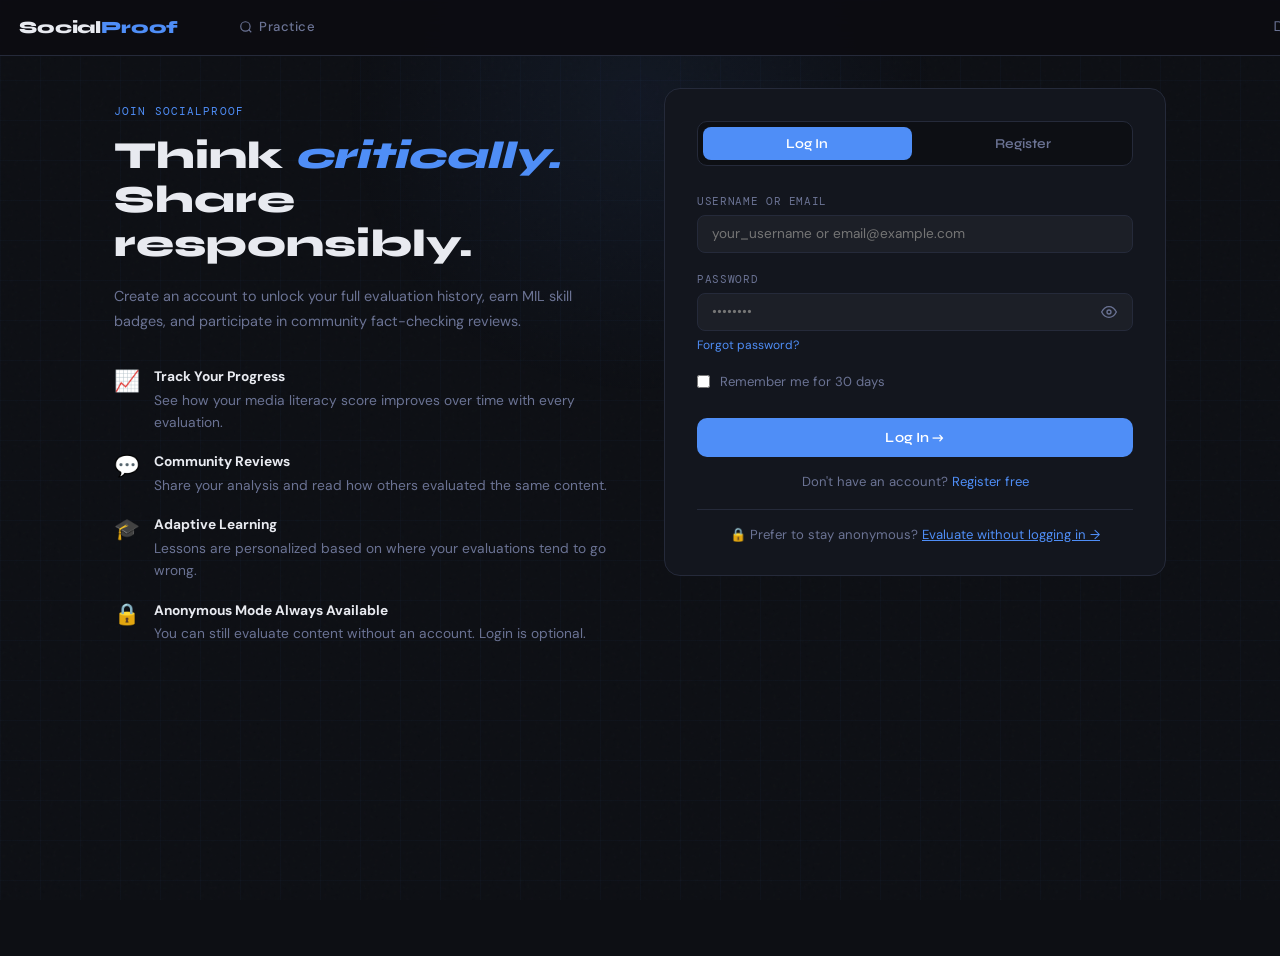
<file: pages/login.html>
<!DOCTYPE html>
<html lang="en">
<head>
<meta charset="UTF-8">
<meta name="viewport" content="width=device-width, initial-scale=1.0">
<title>SocialProof — Login</title>
<link href="https://fonts.googleapis.com/css2?family=Syne:wght@400;600;700;800&family=DM+Mono:wght@400;500&family=DM+Sans:ital,wght@0,300;0,400;0,500;1,300&display=swap" rel="stylesheet">
<link rel="stylesheet" href="/pages/styles.css">
<style id="topnav-css">
.topnav {
  position: fixed;
  top: 0; left: 0; right: 0;
  z-index: 900;
  height: 56px;
  background: rgba(13,13,18,.92);
  border-bottom: 1px solid var(--border, rgba(255,255,255,.07));
  display: flex;
  align-items: center;
  padding: 0 1.2rem;
  backdrop-filter: blur(14px);
  -webkit-backdrop-filter: blur(14px);
}
.topnav-logo {
  font-family: 'Syne', sans-serif;
  font-weight: 800;
  font-size: 1.08rem;
  color: var(--text, #e8e8ef);
  text-decoration: none;
  letter-spacing: -.01em;
  white-space: nowrap;
  margin-right: 1.6rem;
  flex-shrink: 0;
}
.topnav-logo span { color: var(--accent, #4f8ef7); }
.topnav-links {
  display: flex;
  align-items: center;
  gap: .1rem;
  flex: 1;
  min-width: 0;
  overflow: visible;
}
.topnav .nav-item {
  display: inline-flex;
  align-items: center;
  gap: .38rem;
  font-family: 'DM Sans', sans-serif;
  font-size: .82rem;
  font-weight: 500;
  color: var(--muted, #8b8b9a);
  text-decoration: none;
  padding: .36rem .7rem;
  border-radius: 8px;
  transition: background .15s, color .15s;
  white-space: nowrap;
  flex-shrink: 0;
}
.topnav .nav-item svg { width: 14px; height: 14px; flex-shrink: 0; }
.topnav .nav-item:hover  { background: rgba(255,255,255,.05); color: var(--text, #e8e8ef); }
.topnav .nav-item.active { background: rgba(79,142,247,.12); color: var(--accent, #4f8ef7); }
.topnav-age-group {
  display: flex;
  align-items: center;
  gap: .35rem;
  margin-left: auto;
  padding-left: .9rem;
  flex-shrink: 0;
}
.topnav-age-label {
  font-family: 'DM Mono', monospace;
  font-size: .62rem;
  color: var(--muted);
  letter-spacing: .06em;
  text-transform: uppercase;
  white-space: nowrap;
}
.topnav .age-pill {
  font-family: 'DM Sans', sans-serif;
  font-size: .7rem;
  font-weight: 500;
  color: var(--muted);
  background: transparent;
  border: 1px solid var(--border, rgba(255,255,255,.08));
  border-radius: 6px;
  padding: .18rem .48rem;
  cursor: pointer;
  transition: all .15s;
  flex-shrink: 0;
}
.topnav .age-pill:hover,
.topnav .age-pill.active { background: rgba(79,142,247,.12); color: var(--accent); border-color: rgba(79,142,247,.35); }
.topnav-login { margin-left: .4rem; flex-shrink: 0; }
.topnav-burger {
  display: none;
  align-items: center;
  justify-content: center;
  background: transparent;
  border: none;
  cursor: pointer;
  color: var(--muted);
  padding: .3rem;
  border-radius: 6px;
  flex-shrink: 0;
}
.topnav-burger svg { width: 22px; height: 22px; display: block; }
.topnav-burger:hover { color: var(--text); }
/* Mobile drawer */
.topnav-drawer {
  position: fixed;
  top: 0; right: 0; bottom: 0;
  width: 260px;
  background: var(--surface, #0f0f13);
  border-left: 1px solid var(--border, rgba(255,255,255,.08));
  z-index: 1100;
  display: flex;
  flex-direction: column;
  transform: translateX(100%);
  transition: transform .25s ease;
}
.topnav-drawer.open { transform: translateX(0); }
.topnav-overlay {
  display: none;
  position: fixed;
  inset: 0;
  background: rgba(0,0,0,.55);
  z-index: 1050;
  cursor: pointer;
}
.topnav-overlay.open { display: block; }
.drawer-header {
  display: flex;
  align-items: center;
  justify-content: space-between;
  padding: 0 1.1rem;
  border-bottom: 1px solid var(--border);
  height: 56px;
  flex-shrink: 0;
}
.drawer-close-btn {
  background: transparent; border: none; cursor: pointer;
  color: var(--muted); padding: .3rem; border-radius: 6px; display: flex;
}
.drawer-close-btn svg { width: 18px; height: 18px; display: block; }
.drawer-close-btn:hover { color: var(--text); }
.drawer-nav {
  display: flex; flex-direction: column;
  padding: .5rem; gap: .05rem; flex: 1; overflow-y: auto;
}
.drawer-nav .nav-item {
  display: flex; align-items: center; gap: .5rem;
  font-family: 'DM Sans', sans-serif; font-size: .88rem; font-weight: 500;
  color: var(--muted); text-decoration: none;
  padding: .55rem .75rem; border-radius: 9px;
  transition: background .15s, color .15s;
}
.drawer-nav .nav-item svg { width: 16px; height: 16px; flex-shrink: 0; }
.drawer-nav .nav-item:hover  { background: rgba(255,255,255,.05); color: var(--text); }
.drawer-nav .nav-item.active { background: rgba(79,142,247,.12); color: var(--accent); }
.drawer-age { padding: .6rem .85rem .9rem; border-top: 1px solid var(--border); flex-shrink: 0; }
/* Layout */
body { padding-top: 56px !important; }
.sidebar         { display: none !important; }
.sidebar-overlay { display: none !important; }
.burger-btn      { display: none !important; }
.main            { margin-left: 0 !important; }
@media (max-width: 768px) {
  .topnav-links  { display: none; }
  .topnav-burger { display: flex; }
}
</style>
</head>
<body class="page-login">
<script id="topnav-js">
(function(){
  function _toggle(){
    var drawer  = document.getElementById('topnav-drawer');
    var overlay = document.getElementById('sidebar-overlay');
    if(!drawer) return;
    var open = drawer.classList.toggle('open');
    if(overlay) overlay.classList.toggle('open', open);
    document.body.style.overflow = open ? 'hidden' : '';
  }
  window.toggleSidebar = _toggle;
  document.addEventListener('DOMContentLoaded', function(){ window.toggleSidebar = _toggle; });
})();
</script>

<div class="grid-bg"></div>
<!-- ── TOPNAV ── -->
<nav class="topnav" id="topnav">
  <a href="index.html" class="topnav-logo">Social<span>Proof</span></a>
  <div class="topnav-links">
    <a href="index.html" class="nav-item user-only-nav">
      <svg viewBox="0 0 24 24" fill="none" stroke="currentColor" stroke-width="2"><circle cx="11" cy="11" r="8"/><path d="M21 21l-4.35-4.35"/></svg>Practice
    </a>
    <a href="lessons.html" class="nav-item user-only-nav">
      <svg viewBox="0 0 24 24" fill="none" stroke="currentColor" stroke-width="2"><path d="M2 3h6a4 4 0 0 1 4 4v14a3 3 0 0 0-3-3H2z"/><path d="M22 3h-6a4 4 0 0 0-4 4v14a3 3 0 0 1 3-3h7z"/></svg>Lessons
    </a>
    <a href="mindmap.html" class="nav-item user-only-nav">
      <svg viewBox="0 0 24 24" fill="none" stroke="currentColor" stroke-width="2"><circle cx="12" cy="12" r="3"/><path d="M12 2v4M12 18v4M4.93 4.93l2.83 2.83M16.24 16.24l2.83 2.83M2 12h4M18 12h4M4.93 19.07l2.83-2.83M16.24 7.76l2.83-2.83"/></svg>My Map
    </a>
    <a href="dashboard.html" class="nav-item">
      <svg viewBox="0 0 24 24" fill="none" stroke="currentColor" stroke-width="2"><rect x="3" y="3" width="7" height="7"/><rect x="14" y="3" width="7" height="7"/><rect x="14" y="14" width="7" height="7"/><rect x="3" y="14" width="7" height="7"/></svg>Dashboard
    </a>
    <div class="topnav-age-group">
      <span class="topnav-age-label">Age</span>
      <button class="age-pill" id="age-youth"  onclick="setAgeMode('youth')">Youth</button>
      <button class="age-pill" id="age-adult" onclick="setAgeMode('adult')">Adult</button>
      <button class="age-pill" id="age-older" onclick="setAgeMode('older')">Senior</button>
    </div>
    <a href="login.html" class="nav-item active" id="sidebar-login-link">
      <svg viewBox="0 0 24 24" fill="none" stroke="currentColor" stroke-width="2"><path d="M15 3h4a2 2 0 0 1 2 2v14a2 2 0 0 1-2 2h-4"/><polyline points="10 17 15 12 10 7"/><line x1="15" y1="12" x2="3" y2="12"/></svg>Login
    </a>
  </div>
  <button class="topnav-burger" onclick="toggleSidebar()" title="Menu" aria-label="Menu">
    <svg viewBox="0 0 24 24" fill="none" stroke="currentColor" stroke-width="2">
      <line x1="3" y1="6" x2="21" y2="6"/><line x1="3" y1="12" x2="21" y2="12"/><line x1="3" y1="18" x2="21" y2="18"/>
    </svg>
  </button>
</nav>
<!-- Mobile drawer -->
<div class="topnav-drawer" id="topnav-drawer">
  <div class="drawer-header">
    <a href="index.html" class="topnav-logo">Social<span>Proof</span></a>
    <button class="drawer-close-btn" onclick="toggleSidebar()">
      <svg viewBox="0 0 24 24" fill="none" stroke="currentColor" stroke-width="2"><path d="M18 6L6 18M6 6l12 12"/></svg>
    </button>
  </div>
  <nav class="drawer-nav">
    <a href="index.html" class="nav-item user-only-nav">
      <svg viewBox="0 0 24 24" fill="none" stroke="currentColor" stroke-width="2"><circle cx="11" cy="11" r="8"/><path d="M21 21l-4.35-4.35"/></svg>Practice
    </a>
    <a href="lessons.html" class="nav-item user-only-nav">
      <svg viewBox="0 0 24 24" fill="none" stroke="currentColor" stroke-width="2"><path d="M2 3h6a4 4 0 0 1 4 4v14a3 3 0 0 0-3-3H2z"/><path d="M22 3h-6a4 4 0 0 0-4 4v14a3 3 0 0 1 3-3h7z"/></svg>Lessons
    </a>
    <a href="mindmap.html" class="nav-item user-only-nav">
      <svg viewBox="0 0 24 24" fill="none" stroke="currentColor" stroke-width="2"><circle cx="12" cy="12" r="3"/><path d="M12 2v4M12 18v4M4.93 4.93l2.83 2.83M16.24 16.24l2.83 2.83M2 12h4M18 12h4M4.93 19.07l2.83-2.83M16.24 7.76l2.83-2.83"/></svg>My Map
    </a>
    <a href="dashboard.html" class="nav-item">
      <svg viewBox="0 0 24 24" fill="none" stroke="currentColor" stroke-width="2"><rect x="3" y="3" width="7" height="7"/><rect x="14" y="3" width="7" height="7"/><rect x="14" y="14" width="7" height="7"/><rect x="3" y="14" width="7" height="7"/></svg>Dashboard
    </a>
    <a href="login.html" class="nav-item active topnav-login" id="sidebar-login-link-m">
      <svg viewBox="0 0 24 24" fill="none" stroke="currentColor" stroke-width="2"><path d="M15 3h4a2 2 0 0 1 2 2v14a2 2 0 0 1-2 2h-4"/><polyline points="10 17 15 12 10 7"/><line x1="15" y1="12" x2="3" y2="12"/></svg>Login
    </a>
  </nav>
  <div class="drawer-age">
    <div class="sidebar-section">Age Mode</div>
    <div class="age-mode-grid">
      <button class="age-pill" id="age-youth-m"  onclick="setAgeMode('youth')">Youth</button>
      <button class="age-pill" id="age-adult-m" onclick="setAgeMode('adult')">Adult</button>
      <button class="age-pill" id="age-older-m" onclick="setAgeMode('older')">Senior</button>
    </div>
  </div>
</div>
<div class="topnav-overlay" id="sidebar-overlay" onclick="toggleSidebar()"></div>
<div class="glow-blob"></div>

<div class="main" id="main">
<div class="app">

<div class="auth-wrap">

  <!-- Left: pitch -->
  <div class="auth-pitch">
    <div class="pitch-label">Join SocialProof</div>
    <h1 class="pitch-heading">Think <em>critically.</em><br>Share responsibly.</h1>
    <p class="pitch-sub">Create an account to unlock your full evaluation history, earn MIL skill badges, and participate in community fact-checking reviews.</p>

    <div class="pitch-features">
      <div class="pitch-feature">
        <div class="pf-icon">📈</div>
        <div class="pf-text">
          <strong>Track Your Progress</strong>
          See how your media literacy score improves over time with every evaluation.
        </div>
      </div>
      <div class="pitch-feature">
        <div class="pf-icon">💬</div>
        <div class="pf-text">
          <strong>Community Reviews</strong>
          Share your analysis and read how others evaluated the same content.
        </div>
      </div>
      <div class="pitch-feature">
        <div class="pf-icon">🎓</div>
        <div class="pf-text">
          <strong>Adaptive Learning</strong>
          Lessons are personalized based on where your evaluations tend to go wrong.
        </div>
      </div>
      <div class="pitch-feature">
        <div class="pf-icon">🔒</div>
        <div class="pf-text">
          <strong>Anonymous Mode Always Available</strong>
          You can still evaluate content without an account. Login is optional.
        </div>
      </div>
    </div>
  </div>

  <!-- Right: form -->
  <div class="auth-card">

    <!-- Tabs -->
    <div class="auth-tabs">
      <button class="auth-tab active" id="tab-login" onclick="switchTab('login')">Log In</button>
      <button class="auth-tab" id="tab-register" onclick="switchTab('register')">Register</button>
    </div>

    <!-- SUCCESS STATE -->
    <div class="success-state" id="success-state">
      <div class="success-icon">✅</div>
      <div class="success-title" id="success-title">Welcome back!</div>
      <div class="success-sub" id="success-sub">Redirecting to your dashboard…</div>
    </div>

    <!-- LOGIN FORM -->
    <div id="form-login">
      <div class="form-group">
        <label class="form-label">Username or Email</label>
        <input class="form-input" id="login-identifier" type="text" placeholder="your_username or email@example.com" autocomplete="username">
        <div class="form-error" id="err-login-identifier">Please enter your username or email.</div>
      </div>

      <div class="form-group">
        <label class="form-label">Password</label>
        <div class="input-wrap">
          <input class="form-input" id="login-password" type="password" placeholder="••••••••" autocomplete="current-password" maxlength="72">
          <button class="toggle-pw" type="button" onclick="togglePw('login-password', this)" aria-label="Show password"><svg viewBox="0 0 24 24" fill="none" stroke="currentColor" stroke-width="2" stroke-linecap="round" stroke-linejoin="round"><path d="M1 12s4-8 11-8 11 8 11 8-4 8-11 8-11-8-11-8z"/><circle cx="12" cy="12" r="3"/></svg></button>
        </div>
        <span class="forgot-link" onclick="showForgot()">Forgot password?</span>
        <div class="form-error" id="err-login-password">Please enter your password.</div>
      </div>

      <div class="checkbox-row">
        <input type="checkbox" id="remember-me">
        <label for="remember-me">Remember me for 30 days</label>
      </div>

      <button id="btn-login" class="btn btn-primary" onclick="submitLogin()">Log In →</button>
      <div class="anon-strip" style="margin-top:1rem;">
        Don't have an account? <a onclick="switchTab('register')" style="cursor:pointer;">Register free</a>
      </div>
    </div>

    <!-- REGISTER FORM -->
    <div id="form-register" style="display:none;">
      <div class="form-group">
        <label class="form-label">Username</label>
        <input class="form-input" id="reg-username" type="text" placeholder="choose a username" autocomplete="username" oninput="validateUsername()">
        <div class="form-error" id="err-reg-username">Username must be 3–50 characters, letters/numbers/underscores only.</div>
      </div>

      <div class="form-group">
        <label class="form-label">Email Address</label>
        <input class="form-input" id="reg-email" type="email" placeholder="you@example.com" autocomplete="email" oninput="validateEmail()">
        <div class="form-error" id="err-reg-email">Please enter a valid email address.</div>
      </div>

      <div class="form-group">
        <label class="form-label">Password</label>
        <div class="input-wrap">
          <input class="form-input" id="reg-password" type="password" placeholder="at least 8 characters" autocomplete="new-password" oninput="checkStrength()" maxlength="72">
          <button class="toggle-pw" type="button" onclick="togglePw('reg-password', this)" aria-label="Show password"><svg viewBox="0 0 24 24" fill="none" stroke="currentColor" stroke-width="2" stroke-linecap="round" stroke-linejoin="round"><path d="M1 12s4-8 11-8 11 8 11 8-4 8-11 8-11-8-11-8z"/><circle cx="12" cy="12" r="3"/></svg></button>
        </div>
        <div class="pw-strength" id="pw-strength">
          <div class="pw-bars">
            <div class="pw-bar" id="bar1"></div>
            <div class="pw-bar" id="bar2"></div>
            <div class="pw-bar" id="bar3"></div>
            <div class="pw-bar" id="bar4"></div>
          </div>
          <div class="pw-label" id="pw-label">Enter a password</div>
        </div>
        <div style="font-family:'DM Mono',monospace;font-size:.66rem;color:var(--muted);margin-top:.35rem;line-height:1.6;">
          Must be 8+ chars with at least one uppercase, one number, and one special character (!@#$%^&amp;*…)
        </div>
        <div class="form-error" id="err-reg-password">Password must be at least 8 characters with uppercase, number &amp; special character.</div>
      </div>

      <div class="form-group">
        <label class="form-label">Confirm Password</label>
        <div class="input-wrap">
          <input class="form-input" id="reg-confirm" type="password" placeholder="repeat your password" autocomplete="new-password" oninput="validateConfirm()" maxlength="72">
          <button class="toggle-pw" type="button" onclick="togglePw('reg-confirm', this)" aria-label="Show password"><svg viewBox="0 0 24 24" fill="none" stroke="currentColor" stroke-width="2" stroke-linecap="round" stroke-linejoin="round"><path d="M1 12s4-8 11-8 11 8 11 8-4 8-11 8-11-8-11-8z"/><circle cx="12" cy="12" r="3"/></svg></button>
        </div>
        <div class="form-error" id="err-reg-confirm">Passwords do not match.</div>
      </div>

      <div class="checkbox-row">
        <input type="checkbox" id="accept-anon">
        <label for="accept-anon">I understand that evaluations submitted before login were anonymous and cannot be linked to my account</label>
      </div>

      <div class="checkbox-row">
        <input type="checkbox" id="research-consent">
        <label for="research-consent">I agree to the anonymous use of my activity data for research purposes. You may withdraw consent at any time from your account settings.</label>
      </div>
      <div class="form-error" id="err-research-consent">You must agree to participate in the research to create an account.</div>

      <button id="btn-register" class="btn btn-primary" onclick="submitRegister()">Create Account →</button>
      <div class="anon-strip" style="margin-top:1rem;">
        Already have an account? <a onclick="switchTab('login')" style="cursor:pointer;">Log in</a>
      </div>
    </div>

    <!-- FORGOT PASSWORD -->
    <div id="form-forgot" style="display:none;">
      <div style="margin-bottom:1.2rem;">
        <div style="font-family:'Syne',sans-serif;font-weight:700;font-size:1.1rem;margin-bottom:.4rem;">Reset Password</div>
        <div style="font-size:.85rem;color:var(--muted);line-height:1.6;">Enter your email and we'll send you a link to reset your password.</div>
      </div>
      <div class="form-group">
        <label class="form-label">Email Address</label>
        <input class="form-input" id="forgot-email" type="email" placeholder="you@example.com">
        <div class="form-error" id="err-forgot-email">Please enter a valid email address.</div>
      </div>
      <button class="btn btn-primary" onclick="submitForgot()">Send Reset Link →</button>
      <button class="btn btn-ghost" onclick="switchTab('login')">← Back to Login</button>
    </div>

    <div class="anon-strip" style="margin-top:1.2rem;padding-top:1rem;border-top:1px solid var(--border);">
      🔒 Prefer to stay anonymous? <a href="index.html">Evaluate without logging in →</a>
    </div>

  </div><!-- /auth-card -->
</div><!-- /auth-wrap -->
</div><!-- /app -->
</div><!-- /.main -->
<script src="/pages/script.js" defer></script>
<script src="/pages/login.js" defer></script>
</body>
</html>
</file>
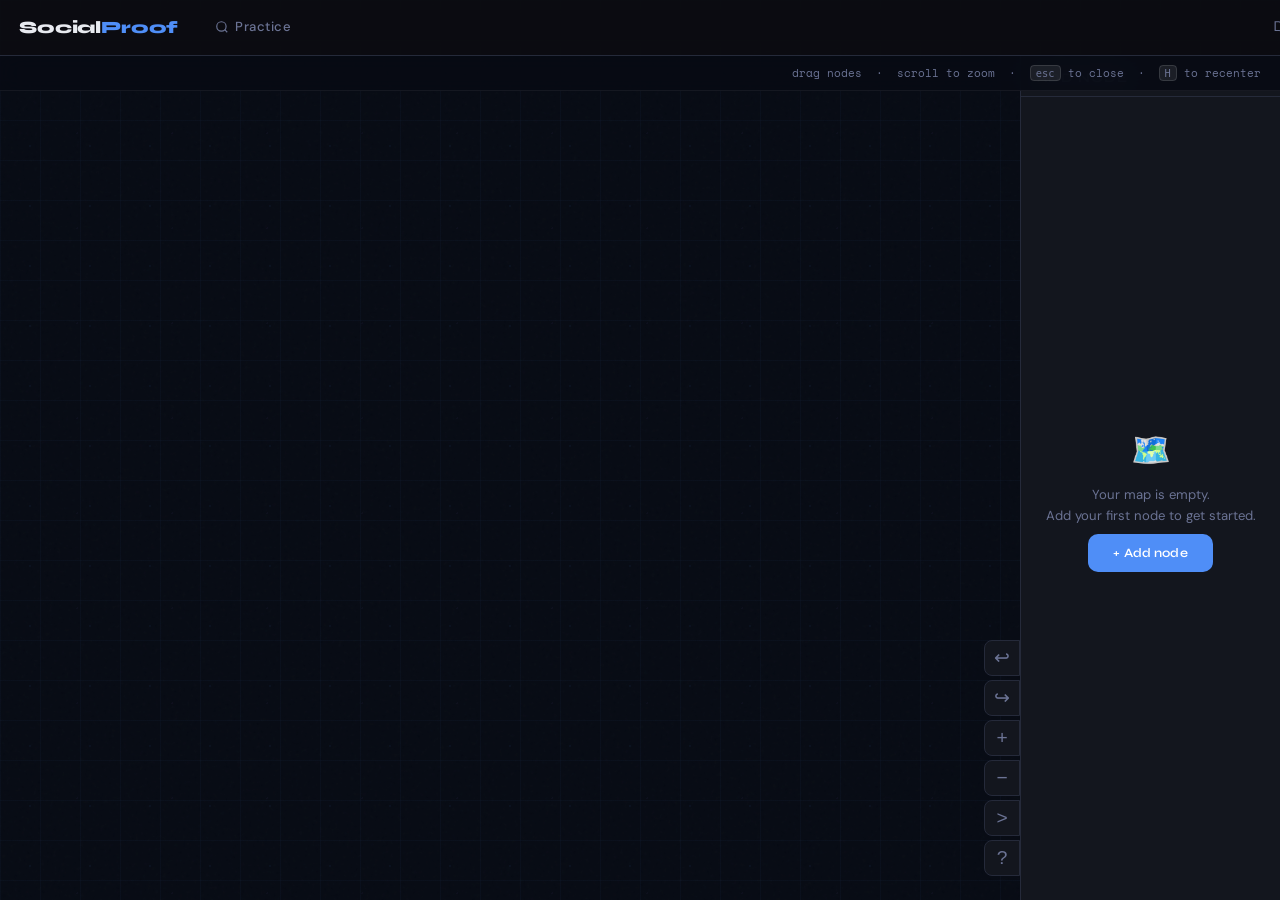
<file: pages/mindmap.html>
<!DOCTYPE html>
<html lang="en">
<head>
<meta charset="UTF-8">
<meta name="viewport" content="width=device-width, initial-scale=1.0">
<title>SocialProof — My Map</title>
<link href="https://fonts.googleapis.com/css2?family=Syne:wght@400;600;700;800&family=DM+Mono:wght@400;500&family=DM+Sans:ital,wght@0,300;0,400;0,500;1,300&family=Space+Mono:ital,wght@0,400;0,700;1,400&display=swap" rel="stylesheet">
<link rel="stylesheet" href="/pages/styles.css">
<style>
/* ── Tree Panel ─────────────────────────────────────────────── */
#tree-panel {
  position: fixed;
  right: 0;
  top: 0;
  width: 260px;
  height: 100vh;
  background: var(--surface, #0d0d12);
  border-left: 1px solid var(--border, rgba(255,255,255,.08));
  display: flex;
  flex-direction: column;
  z-index: 120;
  overflow: hidden;
  transition: transform 0.28s cubic-bezier(.4,0,.2,1);
}
#tree-panel.collapsed {
  transform: translateX(260px);
}
.tree-header {
  padding: 14px 16px 10px;
  font-family: 'Syne', sans-serif;
  font-size: .82rem;
  font-weight: 700;
  letter-spacing: .08em;
  text-transform: uppercase;
  color: var(--muted, #6b7280);
  border-bottom: 1px solid var(--border, rgba(255,255,255,.08));
  display: flex;
  align-items: center;
  gap: 8px;
  flex-shrink: 0;
}
.tree-count {
  background: var(--blue, #4488ff);
  color: #fff;
  border-radius: 10px;
  padding: 1px 7px;
  font-size: .7rem;
  font-weight: 700;
}
.tree-root-list {
  list-style: none;
  margin: 0;
  padding: 8px 0;
  overflow-y: auto;
  flex: 1;
}
.tree-node { user-select: none; }
.tree-node-row {
  display: flex;
  align-items: center;
  gap: 6px;
  padding: 6px 12px;
  cursor: pointer;
  border-radius: 6px;
  margin: 1px 6px;
  transition: background 0.15s;
}
.tree-node-row:hover { background: var(--surface2, rgba(255,255,255,.05)); }
.tree-node.tree-node-active > .tree-node-row {
  background: rgba(68,136,255,.12);
  border-left: 2px solid var(--blue, #4488ff);
  padding-left: 10px;
}
.tree-node-icon { font-size: .95rem; flex-shrink: 0; }
.tree-node-label {
  font-size: .78rem;
  color: var(--text, #e8eaf0);
  flex: 1;
  white-space: nowrap;
  overflow: hidden;
  text-overflow: ellipsis;
}
.tree-node-actions {
  display: flex;
  gap: 3px;
  opacity: 0;
  transition: opacity 0.15s;
  flex-shrink: 0;
}
.tree-node-row:hover .tree-node-actions { opacity: 1; }
.tree-action-btn {
  background: none;
  border: 1px solid var(--border, rgba(255,255,255,.1));
  color: var(--muted, #6b7280);
  border-radius: 4px;
  width: 20px; height: 20px;
  font-size: .65rem;
  cursor: pointer;
  display: flex; align-items: center; justify-content: center;
  transition: all 0.15s;
}
.tree-action-btn:hover { background: var(--surface2); color: var(--text); }
.tree-del-btn:hover    { border-color: var(--red, #ff3b3b); color: var(--red, #ff3b3b); }
.tree-children { list-style: none; margin: 0; padding: 0; }
.tree-empty {
  display: flex; flex-direction: column; align-items: center; justify-content: center;
  height: 100%; padding: 24px 16px;
  text-align: center;
  color: var(--muted, #6b7280);
  font-size: .82rem;
  line-height: 1.6;
  flex: 1;
}

/* ── Map side controls ──────────────────────────────────────── */
#map-side-controls {
  position: fixed;
  right: 260px;
  bottom: 24px;
  z-index: 121;
  display: flex;
  flex-direction: column;
  align-items: center;
  gap: 4px;
  transition: right 0.28s cubic-bezier(.4,0,.2,1);
}
#map-side-controls.collapsed { right: 0px; }
#map-side-controls #map-tree-toggle {
  position: static;
  top: auto;
  right: auto;
  transform: none;
  z-index: auto;
  transition: color .12s;
}
#map-tree-toggle {
  width: 36px; height: 36px;
  background: var(--surface, #0d0d12);
  border: 1px solid var(--border, rgba(255,255,255,.08));
  border-radius: 8px 0 0 8px;
  color: var(--muted);
  font-size: 1.2rem;
  cursor: pointer;
  display: flex; align-items: center; justify-content: center;
  transition: color 0.15s, background 0.15s;
  flex-shrink: 0;
}
#map-tree-toggle:hover { color: var(--text); background: var(--surface2, rgba(255,255,255,.05)); }
.zoom-btn {
  width: 36px; height: 36px;
  background: var(--surface, #0d0d12);
  border: 1px solid var(--border, rgba(255,255,255,.08));
  border-radius: 8px 0 0 8px;
  color: var(--muted);
  font-size: 1.2rem;
  line-height: 1;
  cursor: pointer;
  display: flex; align-items: center; justify-content: center;
  transition: color 0.15s, background 0.15s;
  flex-shrink: 0;
}
.zoom-btn:hover { color: var(--text); background: var(--surface2, rgba(255,255,255,.05)); }



/* ── Node delete button ─────────────────────────────────────── */
.node-delete-btn {
  position: absolute;
  top: -8px; right: -8px;
  width: 20px; height: 20px;
  border-radius: 50%;
  background: var(--red, #ff3b3b);
  color: #fff;
  border: none;
  font-size: .6rem;
  cursor: pointer;
  display: none;
  align-items: center; justify-content: center;
  z-index: 10;
  line-height: 1;
}
.node:hover .node-delete-btn { display: flex; }

/* ── Node body: shape JS inline styles take priority ── */
/* Only keep transition; shapes rely on JS inline style= */
body.mindmap-page .node-body {
  transition: transform .25s cubic-bezier(.34,1.56,.64,1), box-shadow .3s, border-color .3s !important;
}
/* box-shadow on discovered nodes is set by JS inline style — no override here */

/* ── Icon & Color grids ─────────────────────────────────────── */
.icon-grid {
  display: flex; flex-wrap: wrap; gap: 6px; margin-top: 4px;
}
.icon-btn {
  width: 36px; height: 36px;
  border-radius: 8px;
  border: 2px solid transparent;
  background: var(--surface2, rgba(255,255,255,.05));
  cursor: pointer;
  font-size: 1.1rem;
  transition: all 0.15s;
  display: flex; align-items: center; justify-content: center;
}
.icon-btn:hover { background: rgba(68,136,255,.1); }
.icon-btn.selected { border-color: var(--blue, #4488ff); background: rgba(68,136,255,.15); }

.color-grid { display: flex; flex-wrap: wrap; gap: 8px; margin-top: 4px; }
.color-swatch {
  width: 28px; height: 28px;
  border-radius: 50%;
  border: 3px solid transparent;
  cursor: pointer;
  transition: transform 0.15s, border-color 0.15s;
  outline: none;
}
.color-swatch:hover { transform: scale(1.15); }
.color-swatch.selected { border-color: #fff; transform: scale(1.1); }

/* ── AI suggestion card ─────────────────────────────────────── */
.ai-suggestion-card {
  background: var(--surface2, rgba(255,255,255,.04));
  border: 1px solid var(--border, rgba(255,255,255,.08));
  border-radius: 10px;
  padding: 12px 14px;
  transition: border-color 0.15s;
}
.ai-suggestion-card:hover { border-color: rgba(155,110,255,.35); }

/* ════════════════════════════════════════════════════════════
   MINDMAP ANIMATIONS  — performance-first (CSS transforms only)
   ════════════════════════════════════════════════════════════ */

/* ── Node entrance ── */
@keyframes mm-node-in {
  0%   { opacity: 0; transform: translate(-50%,-50%) scale(0.55); }
  70%  { opacity: 1; transform: translate(-50%,-50%) scale(1.08); }
  100% { opacity: 1; transform: translate(-50%,-50%) scale(1); }
}
@keyframes mm-node-in-child {
  0%   { opacity: 0; transform: translate(-50%,-50%) scale(0.4) rotate(-6deg); }
  65%  { opacity: 1; transform: translate(-50%,-50%) scale(1.05) rotate(1deg); }
  100% { opacity: 1; transform: translate(-50%,-50%) scale(1) rotate(0deg); }
}
body.mindmap-page .node.mm-entering {
  animation: mm-node-in 0.38s cubic-bezier(.34,1.56,.64,1) both;
}
body.mindmap-page .node.mm-entering-child {
  animation: mm-node-in-child 0.42s cubic-bezier(.34,1.56,.64,1) both;
}

/* ── Edge draw animation ── */
@keyframes mm-edge-draw {
  from { stroke-dashoffset: var(--edge-len, 2000); opacity: 0; }
  10%  { opacity: 1; }
  to   { stroke-dashoffset: 0; opacity: 1; }
}
body.mindmap-page .edge.mm-drawing {
  stroke-dasharray: var(--edge-len, 2000);
  stroke-dashoffset: var(--edge-len, 2000);
  animation: mm-edge-draw 0.55s cubic-bezier(.4,0,.2,1) forwards;
}

/* ── Node hover pulse ring ── */
@keyframes mm-pulse-ring {
  0%   { box-shadow: 0 0 0 0 currentColor; opacity: .6; }
  100% { box-shadow: 0 0 0 10px currentColor; opacity: 0; }
}
body.mindmap-page .node:hover .node-body::after {
  content: '';
  position: absolute; inset: -1px;
  border-radius: inherit;
  box-shadow: 0 0 0 3px var(--node-accent, rgba(68,136,255,.35));
  animation: mm-pulse-ring 0.6s ease-out;
  pointer-events: none;
}

/* ── Active node glow pulse ── */
@keyframes mm-active-glow {
  0%, 100% { box-shadow: 0 0 18px rgba(68,136,255,.3), 0 0 6px rgba(68,136,255,.2); }
  50%       { box-shadow: 0 0 32px rgba(68,136,255,.55), 0 0 12px rgba(68,136,255,.35); }
}
body.mindmap-page .node.active .node-body {
  animation: mm-active-glow 2.4s ease-in-out infinite;
}

/* ── Panel slide-in ── */
@keyframes mm-panel-in {
  from { transform: translateX(-16px); opacity: 0; }
  to   { transform: translateX(0);     opacity: 1; }
}
body.mindmap-page #panel.open #panel-body {
  animation: mm-panel-in 0.28s cubic-bezier(.4,0,.2,1) both;
}

/* ── Toast bounce-in ── */
@keyframes mm-toast-in {
  0%   { transform: translateX(-50%) translateY(12px) scale(.92); opacity: 0; }
  60%  { transform: translateX(-50%) translateY(-3px) scale(1.02); opacity: 1; }
  100% { transform: translateX(-50%) translateY(0) scale(1); opacity: 1; }
}
body.mindmap-page #toast.show {
  animation: mm-toast-in 0.3s cubic-bezier(.34,1.56,.64,1) both;
}

/* ── Nearby tag entrance ── */
@keyframes mm-tag-in {
  from { opacity: 0; transform: translateY(4px) scale(.94); }
  to   { opacity: 1; transform: translateY(0) scale(1); }
}
body.mindmap-page .nearby-tag {
  animation: mm-tag-in 0.22s cubic-bezier(.4,0,.2,1) both;
}
body.mindmap-page .nearby-tag:nth-child(1) { animation-delay: .04s; }
body.mindmap-page .nearby-tag:nth-child(2) { animation-delay: .08s; }
body.mindmap-page .nearby-tag:nth-child(3) { animation-delay: .12s; }
body.mindmap-page .nearby-tag:nth-child(4) { animation-delay: .16s; }
body.mindmap-page .nearby-tag:nth-child(5) { animation-delay: .20s; }

/* ── FAB pulse when no nodes ── */
@keyframes mm-fab-pulse {
  0%, 100% { box-shadow: 0 4px 24px rgba(68,136,255,.35); }
  50%       { box-shadow: 0 4px 40px rgba(68,136,255,.65), 0 0 0 6px rgba(68,136,255,.12); }
}
/* ── Canvas ready fade-in ── */
@keyframes mm-canvas-ready {
  from { opacity: 0; }
  to   { opacity: 1; }
}
body.mindmap-page #canvas.mm-ready {
  animation: mm-canvas-ready 0.4s ease both;
}

/* ── Respect reduced-motion ── */
@media (prefers-reduced-motion: reduce) {
  body.mindmap-page .node.mm-entering,
  body.mindmap-page .node.mm-entering-child,
  body.mindmap-page .edge.mm-drawing,
  body.mindmap-page .node.active .node-body,
  body.mindmap-page #panel.open #panel-body,
  body.mindmap-page #toast.show,
  body.mindmap-page .nearby-tag,
  body.mindmap-page #canvas.mm-ready {
    animation: none !important;
    opacity: 1 !important;
    transform: none !important;
  }
}


/* ── Connect mode target nodes ─────────────────────────────── */
body.mindmap-page .node.mm-connect-target { cursor: crosshair !important; }
body.mindmap-page .node.mm-connect-target .node-body {
  box-shadow: 0 0 0 3px rgba(68,136,255,.6), 0 0 24px rgba(68,136,255,.3) !important;
  cursor: crosshair !important;
}
body.mindmap-page .node.mm-connect-target .node-body:hover {
  box-shadow: 0 0 0 4px #4488ff, 0 0 32px rgba(68,136,255,.55) !important;
  transform: scale(1.08);
}

/* ── Panel children section ─────────────────────────────────── */
.panel-children-section { margin-top: 1rem; }

/* ── Node image ─────────────────────────────────────────────── */
.node-img-wrap { width:100%;overflow:hidden;border-radius:6px;margin-bottom:4px;max-height:70px; }
.node-img { width:100%;height:70px;object-fit:cover; }

/* ── Node body: uniform sizing for parent & child ───────────── */
.node-body { text-align:center; border-style:solid; transition:all .2s; }

/* ── Guest banner in tree panel ─────────────────────────────── */
.guest-tree-banner { padding:8px 14px;background:rgba(68,136,255,.06);border-top:1px solid var(--border);font-size:.71rem;color:var(--muted);text-align:center;line-height:1.5; }

/* ── Help modal ─────────────────────────────────────────────── */
#help-modal-overlay {
  position:fixed;inset:0;background:rgba(0,0,0,.7);backdrop-filter:blur(6px);
  z-index:2000;display:none;align-items:center;justify-content:center;padding:1rem;
}
#help-modal-overlay.open { display:flex; }
#help-modal-box {
  background:var(--surface,#0d0d12);border:1px solid var(--border,rgba(255,255,255,.08));
  border-radius:16px;max-width:480px;width:100%;padding:28px 28px 24px;position:relative;
  max-height:90vh;overflow-y:auto;
}
#help-modal-box h2 {
  font-family:'Syne',sans-serif;font-size:1.1rem;font-weight:700;margin:0 0 4px;color:var(--text);
}
#help-modal-box .help-sub { font-size:.78rem;color:var(--muted);margin:0 0 18px; }
#help-modal-box ul { list-style:none;margin:0;padding:0;display:flex;flex-direction:column;gap:10px; }
#help-modal-box ul li {
  display:flex;gap:10px;align-items:flex-start;
  font-size:.82rem;color:var(--text,#e8eaf0);line-height:1.5;
}
#help-modal-box ul li .help-icon {
  width:28px;height:28px;border-radius:8px;background:rgba(68,136,255,.1);
  border:1px solid rgba(68,136,255,.25);display:flex;align-items:center;justify-content:center;
  font-size:.9rem;flex-shrink:0;margin-top:1px;
}
#help-modal-close {
  position:absolute;top:14px;right:14px;background:none;border:none;
  color:var(--muted);font-size:1rem;cursor:pointer;padding:4px 8px;border-radius:6px;
  transition:color .15s;
}
#help-modal-close:hover { color:var(--text); }

/* ── Color picker labels ─────────────────────────────────────── */
.color-picker-label {
  font-size:.68rem;color:var(--muted);margin-top:2px;display:block;
}

/* ── Tree search bar ─────────────────────────────────────────── */
.tree-search-wrap {
  padding: 8px 10px 6px;
  border-bottom: 1px solid var(--border, rgba(255,255,255,.08));
  flex-shrink: 0;
}
#tree-search {
  width: 100%;
  background: var(--surface2, rgba(255,255,255,.05));
  border: 1px solid var(--border, rgba(255,255,255,.08));
  border-radius: 8px;
  color: var(--text, #e8eaf0);
  font-size: .75rem;
  padding: 6px 10px;
  font-family: 'DM Sans', sans-serif;
  outline: none;
  transition: border-color .15s;
  box-sizing: border-box;
}
#tree-search::placeholder { color: var(--muted, #6b7280); }
#tree-search:focus { border-color: rgba(68,136,255,.4); }

/* ── Edge flow (directional traveling-dot animation) ─────────── */
@keyframes mm-flow-fwd {
  from { stroke-dashoffset: 30; }
  to   { stroke-dashoffset: 0;  }
}
@keyframes mm-flow-bwd {
  from { stroke-dashoffset: 0;  }
  to   { stroke-dashoffset: 30; }
}
body.mindmap-page .edge-flow {
  stroke-width: 2;
  stroke-linecap: round;
  fill: none;
  pointer-events: none;
  stroke-dasharray: 5 25;
  animation: mm-flow-fwd 1.8s linear infinite;
  opacity: 0.45;
}
body.mindmap-page .edge-flow.flow-bwd  { animation-name: mm-flow-bwd; }
body.mindmap-page .edge-flow.flow-both { stroke-dasharray: 4 10; }
body.mindmap-page .edge-flow.flow-none { display: none; }
body.mindmap-page .edge-group.active-edge .edge-flow { opacity: 0.85; stroke-width: 2.5; }
@media (prefers-reduced-motion: reduce) {
  body.mindmap-page .edge-flow { animation: none !important; opacity: 0 !important; }
}

/* ── Decorative dot-grid behind canvas ───────────────────────── */
body.mindmap-page #canvas::before {
  content: '';
  position: absolute; inset: 0; pointer-events: none; z-index: 0;
  background-image:
    radial-gradient(circle, rgba(68,136,255,.045) 1px, transparent 1px),
    radial-gradient(circle, rgba(155,110,255,.03) 1px, transparent 1px);
  background-size: 60px 60px, 95px 95px;
  background-position: 0 0, 30px 30px;
}
</style>
<style id="topnav-css">
/* ── TOPNAV BASE ──────────────────────────────────────────────── */
.topnav {
  position: fixed;
  top: 0; left: 0; right: 0;
  z-index: 900;
  height: 56px;
  background: rgba(13,13,18,.92);
  border-bottom: 1px solid var(--border, rgba(255,255,255,.07));
  display: flex;
  align-items: center;
  padding: 0 1.2rem;
  gap: 0;
  backdrop-filter: blur(14px);
  -webkit-backdrop-filter: blur(14px);
}
.topnav-logo {
  font-family: 'Syne', sans-serif;
  font-weight: 800;
  font-size: 1.08rem;
  color: var(--text, #e8e8ef);
  text-decoration: none;
  letter-spacing: -.01em;
  white-space: nowrap;
  margin-right: 1.6rem;
  flex-shrink: 0;
}
.topnav-logo span { color: var(--accent, #4f8ef7); }
.topnav-links {
  display: flex;
  align-items: center;
  gap: .1rem;
  flex: 1;
  min-width: 0;
  overflow: visible;
}
.topnav .nav-item {
  display: inline-flex;
  align-items: center;
  gap: .38rem;
  font-family: 'DM Sans', sans-serif;
  font-size: .82rem;
  font-weight: 500;
  color: var(--muted, #8b8b9a);
  text-decoration: none;
  padding: .36rem .7rem;
  border-radius: 8px;
  transition: background .15s, color .15s;
  white-space: nowrap;
  flex-shrink: 0;
}
.topnav .nav-item svg { width: 14px; height: 14px; flex-shrink: 0; }
.topnav .nav-item:hover  { background: rgba(255,255,255,.05); color: var(--text, #e8e8ef); }
.topnav .nav-item.active { background: rgba(79,142,247,.12); color: var(--accent, #4f8ef7); }

/* age group pushed to right */
.topnav-age-group {
  display: flex;
  align-items: center;
  gap: .35rem;
  margin-left: auto;
  padding-left: .9rem;
  flex-shrink: 0;
}
.topnav-age-label {
  font-family: 'DM Mono', monospace;
  font-size: .62rem;
  color: var(--muted);
  letter-spacing: .06em;
  text-transform: uppercase;
  white-space: nowrap;
}
.topnav .age-pill {
  font-family: 'DM Sans', sans-serif;
  font-size: .7rem;
  font-weight: 500;
  color: var(--muted);
  background: transparent;
  border: 1px solid var(--border, rgba(255,255,255,.08));
  border-radius: 6px;
  padding: .18rem .48rem;
  cursor: pointer;
  transition: all .15s;
  flex-shrink: 0;
}
.topnav .age-pill:hover,
.topnav .age-pill.active { background: rgba(79,142,247,.12); color: var(--accent); border-color: rgba(79,142,247,.35); }
.topnav-login { margin-left: .4rem; flex-shrink: 0; }

/* Dashboard dropdown in topnav */
.topnav .nav-group { position: relative; flex-shrink: 0; }
.topnav .nav-group-toggle {
  display: inline-flex;
  align-items: center;
  gap: .38rem;
  background: transparent;
  border: none;
  cursor: pointer;
  color: var(--muted);
  font-family: 'DM Sans', sans-serif;
  font-size: .82rem;
  font-weight: 500;
  padding: .36rem .7rem;
  border-radius: 8px;
  white-space: nowrap;
  transition: background .15s, color .15s;
}
.topnav .nav-group-toggle:hover { background: rgba(255,255,255,.05); color: var(--text); }
.topnav .nav-group-toggle.active-group { color: var(--accent); }
.topnav .nav-group-toggle .nav-icon,
.topnav .nav-group-toggle svg { width: 14px; height: 14px; }
.topnav .nav-sub {
  display: none;
  position: absolute;
  top: calc(100% + 6px);
  left: 0;
  background: var(--card, #17171e);
  border: 1px solid var(--border, rgba(255,255,255,.08));
  border-radius: 10px;
  padding: .3rem;
  min-width: 170px;
  box-shadow: 0 8px 28px rgba(0,0,0,.45);
  z-index: 950;
}
.topnav .nav-sub.open { display: flex; flex-direction: column; gap: .05rem; }
.topnav .nav-sub-item {
  display: flex;
  align-items: center;
  gap: .4rem;
  font-family: 'DM Sans', sans-serif;
  font-size: .8rem;
  color: var(--muted);
  text-decoration: none;
  padding: .38rem .6rem;
  border-radius: 7px;
  transition: background .15s, color .15s;
}
.topnav .nav-sub-item:hover { background: rgba(255,255,255,.05); color: var(--text); }

/* Burger — desktop hidden */
.topnav-burger {
  display: none;
  align-items: center;
  justify-content: center;
  background: transparent;
  border: none;
  cursor: pointer;
  color: var(--muted);
  padding: .3rem;
  border-radius: 6px;
  flex-shrink: 0;
}
.topnav-burger svg { width: 22px; height: 22px; display: block; }
.topnav-burger:hover { color: var(--text); }

/* ── MOBILE DRAWER ───────────────────────────────────────────── */
.topnav-drawer {
  position: fixed;
  top: 0; right: 0; bottom: 0;
  width: 260px;
  background: var(--surface, #0f0f13);
  border-left: 1px solid var(--border, rgba(255,255,255,.08));
  z-index: 1100;
  display: flex;
  flex-direction: column;
  transform: translateX(100%);
  transition: transform .25s ease;
}
.topnav-drawer.open { transform: translateX(0); }
.topnav-overlay {
  display: none;
  position: fixed;
  inset: 0;
  background: rgba(0,0,0,.55);
  z-index: 1050;
  cursor: pointer;
}
.topnav-overlay.open { display: block; }
.drawer-header {
  display: flex;
  align-items: center;
  justify-content: space-between;
  padding: 0 1.1rem;
  border-bottom: 1px solid var(--border);
  height: 56px;
  flex-shrink: 0;
}
.drawer-close-btn {
  background: transparent;
  border: none;
  cursor: pointer;
  color: var(--muted);
  padding: .3rem;
  border-radius: 6px;
  display: flex;
}
.drawer-close-btn svg { width: 18px; height: 18px; display: block; }
.drawer-close-btn:hover { color: var(--text); }
.drawer-nav {
  display: flex;
  flex-direction: column;
  padding: .5rem .5rem;
  gap: .05rem;
  flex: 1;
  overflow-y: auto;
}
.drawer-nav .nav-item {
  display: flex;
  align-items: center;
  gap: .5rem;
  font-family: 'DM Sans', sans-serif;
  font-size: .88rem;
  font-weight: 500;
  color: var(--muted);
  text-decoration: none;
  padding: .55rem .75rem;
  border-radius: 9px;
  transition: background .15s, color .15s;
}
.drawer-nav .nav-item svg { width: 16px; height: 16px; flex-shrink: 0; }
.drawer-nav .nav-item:hover  { background: rgba(255,255,255,.05); color: var(--text); }
.drawer-nav .nav-item.active { background: rgba(79,142,247,.12); color: var(--accent); }
.drawer-age {
  padding: .6rem .85rem .9rem;
  border-top: 1px solid var(--border);
  flex-shrink: 0;
}

/* ── LAYOUT FIXES ────────────────────────────────────────────── */
/* Push all page content below topnav */
body { padding-top: 56px !important; }
/* Kill old sidebar + burger — their HTML is removed but styles.css may have them */
.sidebar         { display: none !important; }
.sidebar-overlay { display: none !important; }
.burger-btn      { display: none !important; }
/* Remove old sidebar left-margin from .main */
.main { margin-left: 0 !important; }

/* ── MINDMAP SPECIFIC ────────────────────────────────────────── */
/* The mindmap #nav hint bar sits below topnav */
body.mindmap-page #nav {
  top: 56px !important;
}
/* The full-screen canvas starts below topnav */
body.mindmap-page #canvas {
  top: 56px !important;
  height: calc(100vh - 56px) !important;
}
/* Tree panel (right sidebar) starts below topnav */
body.mindmap-page #tree-panel {
  top: 56px !important;
  height: calc(100vh - 56px) !important;
}
/* Left detail panel */
body.mindmap-page #panel {
  top: 56px !important;
}
/* Spotlight overlay — stays over everything */
body.mindmap-page #spotlight-overlay { z-index: 1200 !important; }

/* ── MOBILE ──────────────────────────────────────────────────── */
@media (max-width: 768px) {
  .topnav-links  { display: none; }
  .topnav-burger { display: flex; }
}
</style>
</head>
<body class="mindmap-page">
<script id="topnav-js">
(function(){
  function _toggle(){
    var drawer  = document.getElementById('topnav-drawer');
    var overlay = document.getElementById('sidebar-overlay');
    if(!drawer) return;
    var open = drawer.classList.toggle('open');
    if(overlay) overlay.classList.toggle('open', open);
    document.body.style.overflow = open ? 'hidden' : '';
  }
  // override whatever script.js defines later
  window.toggleSidebar = _toggle;
  // re-apply after DOMContentLoaded in case script.js overwrites it
  document.addEventListener('DOMContentLoaded', function(){ window.toggleSidebar = _toggle; });
})();
</script>

<div class="grid-bg"></div>
<!-- ── TOPNAV ── -->
<nav class="topnav" id="topnav">
  <a href="index.html" class="topnav-logo">Social<span>Proof</span></a>
  <div class="topnav-links">
    <a href="index.html" class="nav-item user-only-nav">
      <svg viewBox="0 0 24 24" fill="none" stroke="currentColor" stroke-width="2"><circle cx="11" cy="11" r="8"/><path d="M21 21l-4.35-4.35"/></svg>Practice
    </a>
    <a href="lessons.html" class="nav-item user-only-nav">
      <svg viewBox="0 0 24 24" fill="none" stroke="currentColor" stroke-width="2"><path d="M2 3h6a4 4 0 0 1 4 4v14a3 3 0 0 0-3-3H2z"/><path d="M22 3h-6a4 4 0 0 0-4 4v14a3 3 0 0 1 3-3h7z"/></svg>Lessons
    </a>
    <a href="mindmap.html" class="nav-item user-only-nav active">
      <svg viewBox="0 0 24 24" fill="none" stroke="currentColor" stroke-width="2"><circle cx="12" cy="12" r="3"/><path d="M12 2v4M12 18v4M4.93 4.93l2.83 2.83M16.24 16.24l2.83 2.83M2 12h4M18 12h4M4.93 19.07l2.83-2.83M16.24 7.76l2.83-2.83"/></svg>My Map
    </a>
    <a href="dashboard.html" class="nav-item">
      <svg viewBox="0 0 24 24" fill="none" stroke="currentColor" stroke-width="2"><rect x="3" y="3" width="7" height="7"/><rect x="14" y="3" width="7" height="7"/><rect x="14" y="14" width="7" height="7"/><rect x="3" y="14" width="7" height="7"/></svg>
      Dashboard
    </a>
    <div class="topnav-age-group">
      <span class="topnav-age-label">Age</span>
      <button class="age-pill" id="age-youth"  onclick="setAgeMode('youth')">Youth</button>
      <button class="age-pill" id="age-adult" onclick="setAgeMode('adult')">Adult</button>
      <button class="age-pill" id="age-older" onclick="setAgeMode('older')">Senior</button>
    </div>
    <a href="login.html" class="nav-item topnav-login" id="sidebar-login-link">
      <svg viewBox="0 0 24 24" fill="none" stroke="currentColor" stroke-width="2"><path d="M15 3h4a2 2 0 0 1 2 2v14a2 2 0 0 1-2 2h-4"/><polyline points="10 17 15 12 10 7"/><line x1="15" y1="12" x2="3" y2="12"/></svg>Login
    </a>
  </div>
  <button class="topnav-burger" onclick="toggleSidebar()" title="Menu" aria-label="Menu">
    <svg viewBox="0 0 24 24" fill="none" stroke="currentColor" stroke-width="2">
      <line x1="3" y1="6" x2="21" y2="6"/><line x1="3" y1="12" x2="21" y2="12"/><line x1="3" y1="18" x2="21" y2="18"/>
    </svg>
  </button>
</nav>
<!-- Mobile drawer -->
<div class="topnav-drawer" id="topnav-drawer">
  <div class="drawer-header">
    <a href="index.html" class="topnav-logo">Social<span>Proof</span></a>
    <button class="drawer-close-btn" onclick="toggleSidebar()">
      <svg viewBox="0 0 24 24" fill="none" stroke="currentColor" stroke-width="2"><path d="M18 6L6 18M6 6l12 12"/></svg>
    </button>
  </div>
  <nav class="drawer-nav">
    <a href="index.html" class="nav-item user-only-nav">
      <svg viewBox="0 0 24 24" fill="none" stroke="currentColor" stroke-width="2"><circle cx="11" cy="11" r="8"/><path d="M21 21l-4.35-4.35"/></svg>Practice
    </a>
    <a href="lessons.html" class="nav-item user-only-nav">
      <svg viewBox="0 0 24 24" fill="none" stroke="currentColor" stroke-width="2"><path d="M2 3h6a4 4 0 0 1 4 4v14a3 3 0 0 0-3-3H2z"/><path d="M22 3h-6a4 4 0 0 0-4 4v14a3 3 0 0 1 3-3h7z"/></svg>Lessons
    </a>
    <a href="mindmap.html" class="nav-item user-only-nav active">
      <svg viewBox="0 0 24 24" fill="none" stroke="currentColor" stroke-width="2"><circle cx="12" cy="12" r="3"/><path d="M12 2v4M12 18v4M4.93 4.93l2.83 2.83M16.24 16.24l2.83 2.83M2 12h4M18 12h4M4.93 19.07l2.83-2.83M16.24 7.76l2.83-2.83"/></svg>My Map
    </a>
    <a href="dashboard.html" class="nav-item">
      <svg viewBox="0 0 24 24" fill="none" stroke="currentColor" stroke-width="2"><rect x="3" y="3" width="7" height="7"/><rect x="14" y="3" width="7" height="7"/><rect x="14" y="14" width="7" height="7"/><rect x="3" y="14" width="7" height="7"/></svg>
      Dashboard
    </a>
    <a href="login.html" class="nav-item" id="sidebar-login-link-m">
      <svg viewBox="0 0 24 24" fill="none" stroke="currentColor" stroke-width="2"><path d="M15 3h4a2 2 0 0 1 2 2v14a2 2 0 0 1-2 2h-4"/><polyline points="10 17 15 12 10 7"/><line x1="15" y1="12" x2="3" y2="12"/></svg>Login
    </a>
  </nav>
  <div class="drawer-age">
    <div class="sidebar-section">Age Mode</div>
    <div class="age-mode-grid">
      <button class="age-pill" id="age-youth-m"  onclick="setAgeMode('youth')">Youth</button>
      <button class="age-pill" id="age-adult-m" onclick="setAgeMode('adult')">Adult</button>
      <button class="age-pill" id="age-older-m" onclick="setAgeMode('older')">Senior</button>
    </div>
  </div>
</div>
<div class="topnav-overlay" id="sidebar-overlay" onclick="toggleSidebar()"></div>

<div id="nav">
  <div style="display:flex;gap:6px;margin-left:auto;align-items:center;">
    <div id="nav-hint">drag nodes &nbsp;&middot;&nbsp; scroll to zoom &nbsp;&middot;&nbsp; <kbd>esc</kbd> to close &nbsp;&middot;&nbsp; <kbd>H</kbd> to recenter</div>
  </div>
</div>

<div id="canvas">
  <div id="map-root">
    <svg id="connections" xmlns="http://www.w3.org/2000/svg"></svg>
  </div>
</div>

<!-- Detail panel (left) -->
<div id="panel">
  <div id="panel-head">
    <div id="panel-icon">📌</div>
    <div id="panel-title">Node</div>
    <button id="panel-close">✕</button>
  </div>
  <div id="panel-body"></div>
</div>

<!-- Tree panel (right) -->
<div id="tree-panel"></div>

<div id="toast"></div>

<!-- Zoom + tree toggle controls group -->
<div id="map-side-controls">
  <button class="zoom-btn" id="undo-btn" onclick="mmUndo()" title="Undo (Ctrl+Z)" disabled>↩</button>
  <button class="zoom-btn" id="redo-btn" onclick="mmRedo()" title="Redo (Ctrl+Y)" disabled>↪</button>
  <button class="zoom-btn" id="zoom-in-btn" title="Zoom In">+</button>
  <button class="zoom-btn" id="zoom-out-btn" title="Zoom Out">−</button>
  <button class="zoom-btn" id="map-tree-toggle" onclick="toggleTreePanel()" title="Toggle node list">&gt;</button>
  <button class="zoom-btn" id="help-side-btn" title="How to use My Map" onclick="openHelpModal()">?</button>
</div>

<script>
// Tree panel toggle
let _treePanelOpen = window.innerWidth >= 1100;
function toggleTreePanel() {
  _treePanelOpen = !_treePanelOpen;
  const panel    = document.getElementById('tree-panel');
  const controls = document.getElementById('map-side-controls');
  const canvas   = document.getElementById('canvas');
  const btn      = document.getElementById('map-tree-toggle');
  panel.classList.toggle('collapsed', !_treePanelOpen);
  controls.classList.toggle('collapsed', !_treePanelOpen);
  if (btn) btn.innerHTML = _treePanelOpen ? '>' : '<';
  if (_treePanelOpen) {
    canvas.classList.add('tree-open');
  } else {
    canvas.classList.remove('tree-open');
  }
}
(function() {
  const btn = document.getElementById('map-tree-toggle');
  if (!_treePanelOpen) {
    document.getElementById('tree-panel').classList.add('collapsed');
    document.getElementById('map-side-controls').classList.add('collapsed');
    if (btn) btn.innerHTML = '<';
  } else {
    document.getElementById('canvas').classList.add('tree-open');
    if (btn) btn.innerHTML = '>';
  }
})();
</script>

<!-- Help modal -->
<div id="help-modal-overlay">
  <div id="help-modal-box">
    <button id="help-modal-close" onclick="closeHelpModal()">✕</button>
    <h2>🗺️ My Map — How it works</h2>
    <p class="help-sub">Build your own knowledge map about media literacy topics.</p>
    <ul>
      <li><span class="help-icon">➕</span><span><strong>Add a parent node</strong> — Use the <em>Add Node</em> panel on the right, or click <em>+ Add parent node</em> inside the panel to create a top-level topic.</span></li>
      <li><span class="help-icon">🔗</span><span><strong>Add sub-nodes</strong> — Click any node on the canvas to open its detail panel, then click <em>+ Add sub-node here</em> to branch out from it.</span></li>
      <li><span class="help-icon">✋</span><span><strong>Drag nodes</strong> — Click and drag any node to reposition it. Positions are saved automatically and persist after refresh.</span></li>
      <li><span class="help-icon">🔍</span><span><strong>Pan &amp; zoom</strong> — Click and drag the <em>background</em> to pan the canvas. Scroll (or pinch) to zoom in and out.</span></li>
      <li><span class="help-icon">✏️</span><span><strong>Edit or delete</strong> — Hover over any node to see the delete button, or open the node and click <em>Edit this node</em> to change its label, shape, icon, or colors.</span></li>
      <li><span class="help-icon">🎨</span><span><strong>Box &amp; text color</strong> — When editing a node, <em>Box Color</em> controls the border/glow accent and <em>Text Color</em> controls the label text — they are fully independent.</span></li>
      <li><span class="help-icon">📄</span><span><strong>Article / Notes</strong> — Use the <em>Article / Notes</em> field to attach long-form text, pasted articles, or detailed notes to any node. Tap the header in the panel to expand or collapse it.</span></li>
      <li><span class="help-icon">✦</span><span><strong>AI suggestions</strong> — Open any node and click <em>✦ AI suggest a node</em> to get AI-powered ideas for what to explore next.</span></li>
    </ul>
  </div>
</div>

<script src="/pages/script.js" defer></script>
<script src="/pages/mindmap.js" defer></script>
</body>
</html>
</file>
<file: pages/styles.css>
/* ============================================================
   SocialProof — styles.css
   Single source of truth for ALL pages.
   
   TABLE OF CONTENTS
   ─────────────────────────────────────────────────────────────
   1.  CSS Variables (design tokens)
   2.  Reset & Base
   3.  Background Effects (noise, grid)
   4.  Sidebar
   5.  Burger Button
   6.  Main Content Area
   7.  Topbar
   8.  Section Labels & Headings
   9.  Cards
   10. Input Area (tabs, textarea, file/image upload)
   11. Buttons
   12. Step Tracker (eval steps)
   13. Eval Step Cards (question + options + hints)
   14. Post-Analysis Phases (results, evidence, etc.)
   15. Score / Comparison Cards
   16. Annotation System
   17. Evidence List
   18. Lesson Cards (inline recs)
   19. Progress Bar & Spinners
   20. Feedback Boxes
   21. Toast Notification
   22. Utilities
   23. Lessons Page — Grid + Filter + Search + Progress
   24. Lessons Page — Modal
   27. Practice Quiz (MIL)
   28. Dashboard — Gate / Auth Wall
   29. Dashboard — Stats, Skills, Streak, History
   30. Dashboard — Admin Console
   31. Dashboard — Admin Tables & Forms
   32. Dashboard — Admin Analytics
   33. Login Page
   34. Mindmap Panel (read-only — edit in mindmap.css)
   35. Age Mode Overrides — Youth
   36. Age Mode Overrides — Older
   37. Responsive
   ============================================================ */


/* ============================================================
   1. CSS VARIABLES
   Edit these to change the colour palette across the whole app.
   ============================================================ */
:root {
  /* Background layers */
  --bg:        #0d0f14;   /* page background */
  --surface:   #13161e;   /* sidebar, inputs, subtle areas */
  --card:      #181c27;   /* cards */
  --border:    #252a3a;   /* borders everywhere */

  /* Text */
  --text:      #e8eaf0;   /* primary text */
  --muted:     #6b7394;   /* secondary / placeholder text */

  /* Brand colours */
  --accent:    #4f8ef7;   /* primary blue — buttons, links, active states */
  --accent2:   #a78bfa;   /* purple — secondary accent */

  /* Semantic colours */
  --green:     #34d399;
  --red:       #f87171;
  --orange:    #fb923c;
  --blue:      #60a5fa;
  --yellow:    #fbbf24;

  /* Layout */
  --sidebar-w: 256px;

  /* Annotation highlight backgrounds */
  --claim-bg:   rgba(96,165,250,.15);
  --opinion-bg: rgba(251,146,60,.12);
  --ctx-bg:     rgba(107,115,148,.12);
  --support-bg: rgba(52,211,153,.13);
  --contra-bg:  rgba(248,113,113,.13);

  /* Aliases used by inline styles & JS-generated markup */
  --card-bg:  #181c27;
  --input-bg: #0d0d1a;
  --surface2: rgba(255,255,255,.05);
}


/* ============================================================
   2. RESET & BASE
   ============================================================ */
*,*::before,*::after { box-sizing: border-box; margin: 0; padding: 0; }
html { scroll-behavior: smooth; }

/* Custom scrollbars */
* { scrollbar-width: thin; scrollbar-color: #252a3a transparent; }
*::-webkit-scrollbar { width: 5px; height: 5px; }
*::-webkit-scrollbar-track { background: transparent; }
*::-webkit-scrollbar-thumb { background: #252a3a; border-radius: 4px; }
*::-webkit-scrollbar-thumb:hover { background: var(--accent); }

body {
  font-family: 'DM Sans', sans-serif;
  background: var(--bg);
  color: var(--text);
  min-height: 100vh;
  overflow-x: hidden;
}


/* ============================================================
   3. BACKGROUND EFFECTS
   The subtle noise texture and dot-grid behind everything.
   ============================================================ */
body::before {
  content: '';
  position: fixed; inset: 0;
  background-image: url("data:image/svg+xml,%3Csvg viewBox='0 0 256 256' xmlns='http://www.w3.org/2000/svg'%3E%3Cfilter id='noise'%3E%3CfeTurbulence type='fractalNoise' baseFrequency='0.9' numOctaves='4' stitchTiles='stitch'/%3E%3C/filter%3E%3Crect width='100%25' height='100%25' filter='url(%23noise)' opacity='0.04'/%3E%3C/svg%3E");
  pointer-events: none; z-index: 0; opacity: .5;
}
.grid-bg {
  position: fixed; inset: 0;
  background-image:
    linear-gradient(rgba(79,142,247,.03) 1px, transparent 1px),
    linear-gradient(90deg, rgba(79,142,247,.03) 1px, transparent 1px);
  background-size: 40px 40px;
  pointer-events: none; z-index: 0;
}
/* Login page only — glowing top blob */
.glow-blob {
  position: fixed; top: -200px; left: 50%; transform: translateX(-50%);
  width: 600px; height: 600px; border-radius: 50%;
  background: radial-gradient(circle, rgba(79,142,247,.07) 0%, transparent 70%);
  pointer-events: none; z-index: 0;
}


/* ============================================================
   4. SIDEBAR
   Fixed left panel with nav, age-mode pills, and footer.
   ============================================================ */
.sidebar {
  position: fixed;
  top: 0; left: 0; bottom: 0;
  width: var(--sidebar-w);
  background: var(--surface);
  border-right: 1px solid var(--border);
  z-index: 200;
  display: flex;
  flex-direction: column;
  transition: transform .3s cubic-bezier(.4,0,.2,1);
  overflow-y: auto;
  overflow-x: hidden;
}
.sidebar.collapsed { transform: translateX(calc(-1 * var(--sidebar-w))); }

/* Dim overlay behind sidebar on mobile */
.sidebar-overlay {
  position: fixed; inset: 0;
  background: rgba(0,0,0,.5);
  backdrop-filter: blur(4px);
  z-index: 190;
  opacity: 0; pointer-events: none;
  transition: opacity .3s;
}
.sidebar-overlay.visible { opacity: 1; pointer-events: all; }

/* Sidebar header — logo + close button */
.sidebar-header {
  display: flex;
  align-items: center;
  justify-content: space-between;
  padding: 1.25rem 1rem 1rem;
  border-bottom: 1px solid var(--border);
  flex-shrink: 0;
}
.sidebar-logo {
  font-family: 'Syne', sans-serif;
  font-weight: 800;
  font-size: 1.15rem;
  letter-spacing: -.02em;
  background: linear-gradient(135deg, var(--accent), var(--accent2));
  -webkit-background-clip: text;
  -webkit-text-fill-color: transparent;
  text-decoration: none;
}
.sidebar-logo span {
  font-weight: 400;
  opacity: .55;
  -webkit-text-fill-color: rgba(232,234,240,.35);
}
.sidebar-close-btn {
  width: 30px; height: 30px;
  background: transparent;
  border: 1px solid var(--border);
  border-radius: 7px;
  cursor: pointer;
  color: var(--muted);
  display: flex; align-items: center; justify-content: center;
  transition: all .2s;
  flex-shrink: 0;
}
.sidebar-close-btn:hover { border-color: var(--text); color: var(--text); }
.sidebar-close-btn svg { width: 14px; height: 14px; }

/* Nav items */
.sidebar-nav { padding: .75rem .6rem; flex: 1; }
.nav-item {
  display: flex;
  align-items: center;
  gap: .7rem;
  padding: .62rem .8rem;
  border-radius: 9px;
  text-decoration: none;
  color: var(--muted);
  font-family: 'DM Mono', monospace;
  font-size: .78rem;
  letter-spacing: .04em;
  transition: all .2s;
  margin-bottom: .1rem;
  cursor: pointer;
  border: none;
  background: transparent;
  width: 100%;
  text-align: left;
}
.nav-item:hover  { color: var(--text); background: rgba(255,255,255,.04); }
.nav-item.active { color: var(--accent); background: rgba(79,142,247,.1); }
.nav-item svg    { width: 16px; height: 16px; flex-shrink: 0; }
.nav-divider     { height: 1px; background: var(--border); margin: .5rem .8rem; }

/* Expandable nav group (Lessons dropdown, Dashboard dropdown) */
.nav-group { margin-bottom: .1rem; }
.nav-group-toggle {
  display: flex; align-items: center; gap: .7rem;
  padding: .62rem .8rem;
  border-radius: 9px;
  color: var(--muted);
  font-family: 'DM Mono', monospace;
  font-size: .78rem;
  letter-spacing: .04em;
  transition: all .2s;
  cursor: pointer; border: none; background: transparent;
  width: 100%; text-align: left;
  justify-content: space-between;
}
.nav-group-toggle:hover { color: var(--text); background: rgba(255,255,255,.04); }
.nav-group-toggle.open  { color: var(--accent); background: rgba(79,142,247,.08); }
.nav-group-toggle svg.nav-icon { width: 16px; height: 16px; flex-shrink: 0; }
.nav-group-toggle .toggle-left { display: flex; align-items: center; gap: .7rem; }
.nav-chevron {
  width: 14px; height: 14px;
  transition: transform .2s;
  flex-shrink: 0; opacity: .5;
}
.nav-group-toggle.open .nav-chevron { transform: rotate(180deg); opacity: 1; }
.nav-sub {
  overflow: hidden;
  max-height: 0;
  transition: max-height .3s cubic-bezier(.4,0,.2,1);
  padding-left: .5rem;
}
.nav-sub.open { max-height: 400px; }

/* Sub-items inside dropdowns */
.nav-sub-item {
  display: flex; align-items: center; gap: .6rem;
  padding: .5rem .8rem .5rem 1.6rem;
  border-radius: 8px;
  text-decoration: none;
  color: var(--muted);
  font-family: 'DM Mono', monospace;
  font-size: .73rem;
  letter-spacing: .03em;
  transition: all .15s;
  cursor: pointer; border: none; background: transparent;
  width: 100%; text-align: left;
  margin-bottom: 1px;
}
.nav-sub-item:hover  { color: var(--text); background: rgba(255,255,255,.04); }
.nav-sub-item.active { color: var(--accent2); background: rgba(167,139,250,.1); }
.nav-sub-item svg    { width: 13px; height: 13px; flex-shrink: 0; opacity: .7; }

/* Dropdown nav groups (Lessons ▾ / Quiz ▾) */
.nav-dropdown-group {}
.nav-dropdown-toggle { padding-left: 1.6rem; }
.nav-dropdown-children {
  overflow: hidden;
  max-height: 0;
  transition: max-height .25s ease;
  padding-left: .5rem;
}
.nav-dropdown-group.open .nav-dropdown-children { max-height: 200px; }
.nav-dropdown-group.open .nav-dropdown-caret { transform: rotate(180deg); }
.nav-sub-child {
  display: flex; align-items: center; gap: .5rem;
  padding: .38rem .8rem .38rem 2.2rem;
  border-radius: 7px;
  color: var(--muted);
  font-family: 'DM Mono', monospace;
  font-size: .7rem;
  letter-spacing: .02em;
  transition: all .15s;
  cursor: pointer; border: none; background: transparent;
  width: 100%; text-align: left;
  margin-bottom: 1px;
}
.nav-sub-child::before { content: '·'; margin-right: .25rem; opacity: .5; }
.nav-sub-child:hover  { color: var(--text); background: rgba(255,255,255,.04); }
.nav-sub-child.active { color: var(--accent2); background: rgba(167,139,250,.1); }

/* Sidebar section label (e.g. "Age Mode") */
.sidebar-section {
  font-family: 'DM Mono', monospace;
  font-size: .63rem;
  color: var(--muted);
  letter-spacing: .12em;
  text-transform: uppercase;
  padding: .75rem 1rem .25rem;
}
.sidebar-section-hint {
  display: block;
  font-size: .58rem;
  letter-spacing: .04em;
  text-transform: none;
  font-weight: 400;
  opacity: .55;
  margin-top: 2px;
  padding: 0 1rem .35rem;
}

/* Age-mode pill grid inside sidebar */
.age-mode-grid {
  display: grid;
  grid-template-columns: repeat(3, 1fr);
  gap: .4rem;
  padding: .1rem .7rem .75rem;
}
.age-pill {
  display: flex;
  flex-direction: column;
  align-items: center;
  gap: 3px;
  padding: .55rem .3rem .45rem;
  border-radius: 8px;
  border: 1px solid var(--border);
  background: transparent;
  color: var(--muted);
  font-family: 'DM Mono', monospace;
  font-size: .62rem;
  cursor: pointer;
  transition: border-color .2s, color .2s, background .2s, transform .12s;
  text-align: center;
  line-height: 1.3;
}
.age-pill:hover  { border-color: var(--muted); color: var(--text); transform: translateY(-1px); }
.age-pill.active { border-color: var(--accent); color: var(--accent); background: rgba(79,142,247,.1); }

/* Smooth theme transitions when mode changes */
.sidebar, [class*="card"], .card, .main, .topbar, textarea, input {
  transition: background .3s ease, border-color .3s ease, color .2s ease;
}
/* Flash overlay on mode switch */
@keyframes modeSwitchFlash {
  0%   { opacity: .12; }
  100% { opacity: 0; }
}
body.mode-switching::after {
  animation: modeSwitchFlash .32s ease forwards !important;
}

/* Bottom footer of sidebar (login link) */
.sidebar-footer {
  padding: .6rem .6rem 1rem;
  border-top: 1px solid var(--border);
  flex-shrink: 0;
}


/* ============================================================
   5. BURGER BUTTON
   Floating hamburger that appears when sidebar is collapsed.
   ============================================================ */
.burger-btn {
  position: fixed;
  top: 1rem; left: 1rem;
  z-index: 300;
  width: 38px; height: 38px;
  background: var(--surface);
  border: 1px solid var(--border);
  border-radius: 9px;
  cursor: pointer;
  color: var(--text);
  display: none;   /* shown via .visible class or media query */
  align-items: center;
  justify-content: center;
  transition: all .2s;
  box-shadow: 0 4px 16px rgba(0,0,0,.3);
}
.burger-btn:hover  { border-color: var(--accent); color: var(--accent); }
.burger-btn.visible { display: flex; }
.burger-btn svg    { width: 18px; height: 18px; }


/* ============================================================
   6. MAIN CONTENT AREA
   Shifted right to clear the sidebar. Expands when sidebar hides.
   ============================================================ */
.main {
  margin-left: var(--sidebar-w);
  transition: margin-left .3s cubic-bezier(.4,0,.2,1);
  position: relative;
  z-index: 1;
  min-height: 100vh;
  display: flex;
  flex-direction: column;
}
.main.expanded { margin-left: 0; }

/* Inner wrapper — max-width + padding */
.app {
  max-width: 900px;
  margin: 0 auto;
  padding: 2rem 1.5rem 6rem;
  width: 100%;
}


/* ============================================================
   7. TOPBAR
   Thin bar at the top of main content. Title + subtitle.
   ============================================================ */
.topbar {
  display: flex;
  align-items: center;
  justify-content: space-between;
  padding: 1.25rem 0 1.25rem;
  border-bottom: 1px solid var(--border);
  margin-bottom: 1.25rem;
  gap: 1rem;
}
.topbar-left { display: flex; align-items: center; gap: .75rem; }
.topbar-title {
  font-family: 'Syne', sans-serif;
  font-weight: 700;
  font-size: 1.1rem;
  letter-spacing: -.01em;
}
.topbar-sub {
  font-family: 'DM Mono', monospace;
  font-size: .68rem;
  color: var(--muted);
  margin-top: .15rem;
  letter-spacing: .04em;
}
/* Dashboard variant */
.topbar-user { font-family: 'DM Mono', monospace; font-size: .75rem; color: var(--muted); }


/* ============================================================
   8. SECTION LABELS & HEADINGS
   Small all-caps mono label with a line extending right.
   ============================================================ */
.section-label {
  font-family: 'DM Mono', monospace;
  font-size: .72rem;
  color: var(--accent);
  letter-spacing: .12em;
  text-transform: uppercase;
  margin-bottom: .6rem;
  display: flex;
  align-items: center;
  gap: .5rem;
}
.section-label::after { content: ''; flex: 1; height: 1px; background: var(--border); }

h2 {
  font-family: 'Syne', sans-serif;
  font-weight: 700;
  font-size: 1.5rem;
  margin-bottom: 1.5rem;
  letter-spacing: -.02em;
}


/* ============================================================
   9. CARDS
   General purpose rounded container.
   ============================================================ */
.card {
  background: var(--card);
  border: 1px solid var(--border);
  border-radius: 16px;
  padding: 1.8rem;
  margin-bottom: 1.5rem;
}


/* ============================================================
   10. INPUT AREA
   Tab switcher, textarea, image upload, and file upload.
   
   TO EDIT upload drop zones: look for .file-drop-label / #image-drop-label
   TO EDIT tab buttons: look for .tab-btn / .tab-btn.active
   ============================================================ */

/* Tab buttons (Text / URL / Image / File) */
.input-tabs { display: flex; gap: .5rem; margin-bottom: 1rem; }
.tab-btn {
  font-family: 'DM Mono', monospace;
  font-size: .75rem;
  padding: .4rem 1rem;
  border-radius: 8px;
  border: 1px solid var(--border);
  background: transparent;
  color: var(--muted);
  cursor: pointer;
  transition: all .2s;
  letter-spacing: .05em;
}
.tab-btn.active { background: var(--accent); border-color: var(--accent); color: #fff; }

/* Tab panel visibility — hide inactive panels, show active one */
.tab-panel          { display: none; }
.tab-panel.active   { display: block; }

/* Main text / URL textarea */
textarea {
  width: 100%;
  min-height: 130px;
  resize: vertical;
  background: var(--surface);
  border: 1px solid var(--border);
  border-radius: 10px;
  padding: 1rem;
  color: var(--text);
  font-family: 'DM Sans', sans-serif;
  font-size: .95rem;
  line-height: 1.6;
  transition: border-color .2s;
  outline: none;
}
textarea:focus       { border-color: var(--accent); }
textarea::placeholder { color: var(--muted); }

/* Image & File upload drop zones
   Note: display is toggled by JS between 'none' and 'flex' — do not set display here */
.upload-drop-zone {
  display: flex;
  flex-direction: column;
  align-items: center;
  justify-content: center;
  border: 2px dashed var(--border);
  border-radius: 10px;
  padding: 2rem 1rem;
  cursor: pointer;
  gap: .75rem;
  transition: border-color .2s, background .2s;
  background: var(--surface);
  min-height: 140px;
}
.upload-drop-zone:hover { border-color: var(--accent); background: rgba(79,142,247,.04); }
.upload-drop-zone-icon  { font-size: 2.2rem; }
.upload-drop-zone-label { font-weight: 600; color: var(--text); }
.upload-drop-zone-hint  { font-size: .85rem; color: var(--muted); }

/* File preview row (shown after file selected) */
.file-preview-row {
  display: flex;
  align-items: center;
  gap: .75rem;
  padding: .75rem 1rem;
  background: var(--surface);
  border-radius: 8px;
  border: 1px solid var(--border);
  margin-top: .75rem;
}


/* ============================================================
   11. BUTTONS
   .btn is the base. Combine with .btn-primary, .btn-ghost, .btn-sm.
   ============================================================ */
.btn {
  display: inline-flex;
  align-items: center;
  gap: .5rem;
  font-family: 'Syne', sans-serif;
  font-weight: 600;
  font-size: .88rem;
  padding: .7rem 1.6rem;
  border-radius: 10px;
  border: none;
  cursor: pointer;
  transition: all .2s;
  letter-spacing: .01em;
  text-decoration: none;
}
.btn-primary       { background: var(--accent); color: #fff; }
.btn-primary:hover { background: #3a78e8; transform: translateY(-1px); box-shadow: 0 6px 20px rgba(79,142,247,.3); }
.btn-ghost         { background: transparent; color: var(--muted); border: 1px solid var(--border); }
.btn-ghost:hover   { color: var(--accent); border-color: var(--accent); background: rgba(79,142,247,.07); }
/* Outlined accent — secondary CTA (e.g. "Create a free account") */
.btn-outline       { color: var(--accent); border: 1.5px solid var(--accent); background: transparent; }
.btn-outline:hover { background: rgba(79,142,247,.12); border-color: var(--accent); transform: translateY(-1px); box-shadow: 0 4px 14px rgba(79,142,247,.18); }
/* Skip Reasoning – styled to match design system (outlined, same font/radius as primary) */
.btn-skip          { background: transparent; color: var(--text); border: 1.5px solid var(--border);
                     border-radius: 10px; font-family: 'Syne', sans-serif; font-weight: 600;
                     font-size: .88rem; padding: .6rem 1.2rem; letter-spacing: .01em;
                     transition: all .2s; cursor: pointer; }
.btn-skip:hover    { border-color: var(--muted); background: rgba(255,255,255,.05); }
.btn-danger        { color: var(--red); border: 1px solid rgba(248,113,113,.4); background: transparent; }
.btn-danger:hover  { background: var(--red); color: #fff; border-color: var(--red); transform: translateY(-1px); box-shadow: 0 4px 14px rgba(248,113,113,.35); }
.btn-success       { background: rgba(52,211,153,.15); color: var(--green); border: 1px solid rgba(52,211,153,.3); }
.btn-sm            { padding: .3rem .65rem; font-size: .68rem; }
.btn-icon          { padding: .35rem .45rem; border-radius: 7px; }


/* ============================================================
   12. STEP TRACKER
   Horizontal bar of steps at the top of the eval flow.
   ============================================================ */
.steps {
  display: flex;
  gap: 0;
  margin-bottom: 2.5rem;
  background: var(--surface);
  border: 1px solid var(--border);
  border-radius: 12px;
  overflow: hidden;
}
.step {
  flex: 1;
  padding: .9rem .5rem;
  text-align: center;
  position: relative;
  transition: background .3s;
  cursor: pointer;
}
.step:hover   { background: rgba(79,142,247,.08); }
.step.active  { background: rgba(79,142,247,.12); }
.step.done    { background: rgba(52,211,153,.07); }
.step.skipped { background: rgba(251,146,60,.07); }
.step-num {
  font-family: 'DM Mono', monospace;
  font-size: .65rem;
  color: var(--muted);
  display: block;
  margin-bottom: .25rem;
  letter-spacing: .08em;
}
.step-name                { font-size: .78rem; font-weight: 500; color: var(--muted); }
.step.active .step-name   { color: var(--accent); }
.step.done .step-name     { color: var(--green); }
.step.skipped .step-name  { color: var(--orange); }

/* Progress bar (thin line above eval steps) */
.progress-bar  { height: 3px; background: var(--border); border-radius: 2px; margin-bottom: 2rem; overflow: hidden; }
.progress-fill { height: 100%; background: linear-gradient(90deg, var(--accent), var(--accent2)); border-radius: 2px; transition: width .4s ease; }


/* ============================================================
   13. EVAL STEP CARDS
   Each question card. Only the .active one is visible.
   ============================================================ */
.eval-step        { display: none; }
.eval-step.active { display: block; }

.question { font-weight: 600; margin-bottom: 1rem; line-height: 1.5; }

.options { display: flex; flex-direction: column; gap: .6rem; margin-bottom: 1rem; }
.option-label {
  display: flex;
  align-items: flex-start;
  gap: .6rem;
  background: var(--surface);
  border: 1px solid var(--border);
  border-radius: 10px;
  padding: .75rem 1rem;
  cursor: pointer;
  transition: all .2s;
  font-size: .9rem;
}
.option-label:hover          { border-color: var(--accent); }
.option-label input          { margin-top: .15rem; accent-color: var(--accent); }
.r5-option                   { cursor: pointer; transition: all .2s; padding: .75rem 1rem; }
.r5-option:has(input:checked){ border-color: var(--accent); background: rgba(79,142,247,.08); }

.hint {
  font-size: .82rem;
  color: var(--muted);
  line-height: 1.6;
  background: rgba(79,142,247,.06);
  border-left: 2px solid rgba(79,142,247,.3);
  padding: .6rem .9rem;
  border-radius: 0 6px 6px 0;
  margin-top: .5rem;
}

.step-nav { display: flex; justify-content: space-between; align-items: center; margin-top: 1.5rem; }

/* Confidence buttons */
.confidence-btns { display: flex; gap: .6rem; }
.conf-btn {
  flex: 1;
  padding: .6rem;
  border-radius: 8px;
  border: 1px solid var(--border);
  background: transparent;
  color: var(--muted);
  cursor: pointer;
  font-family: 'DM Mono', monospace;
  font-size: .78rem;
  transition: all .2s;
}
.conf-btn.active { background: var(--accent2); border-color: var(--accent2); color: #fff; }

/* Eval step navigation bar — bottom of each step card */
.eval-step-nav {
  display: flex;
  justify-content: space-between;
  align-items: center;
  margin-top: 1.5rem;
  gap: .75rem;
  flex-wrap: wrap;
  padding-top: 1rem;
  border-top: 1px solid var(--border);
}
.eval-step-nav-left  { display: flex; gap: .5rem; align-items: center; }
.eval-step-nav-left  .btn { font-size: .78rem; padding: .35rem .85rem; }
.eval-step-nav-right { display: flex; gap: .6rem; align-items: center; }
.eval-step-nav-right .btn { font-size: .82rem; padding: .4rem 1rem; }

.score-display {
  font-family: 'Syne', sans-serif;
  font-size: 3rem;
  font-weight: 800;
  text-align: center;
  margin: 1rem 0;
  background: linear-gradient(135deg, var(--yellow), var(--orange));
  -webkit-background-clip: text;
  -webkit-text-fill-color: transparent;
}
.slider-wrap input[type=range] { width: 100%; accent-color: var(--accent); cursor: pointer; height: 6px; }
.slider-labels {
  display: flex;
  justify-content: space-between;
  font-family: 'DM Mono', monospace;
  font-size: .67rem;
  color: var(--muted);
  margin-top: .4rem;
}


/* ============================================================
   14. POST-ANALYSIS PHASES (results sections)
   R1 steps recap, R3 sources, R4 prompts, R7 final summary.
   ============================================================ */

/* Animated loading dot */
.loader-dot {
  display: inline-block;
  width: 8px; height: 8px;
  border-radius: 50%;
  background: var(--accent);
  animation: pulse-dot 1.2s ease-in-out infinite;
}
@keyframes pulse-dot { 0%,100%{opacity:.3;transform:scale(.8);}50%{opacity:1;transform:scale(1.2);} }

/* Step recap rows (R1) */
.r1-step-row {
  display: flex; align-items: flex-start; gap: .75rem;
  padding: .65rem .85rem; border-radius: 8px; margin-bottom: .4rem;
  font-size: .87rem; line-height: 1.5;
  background: var(--surface); border: 1px solid var(--border);
}
.r1-step-row.answered  { border-color: rgba(52,211,153,.3);  background: rgba(52,211,153,.04); }
.r1-step-row.skipped   { border-color: rgba(251,146,60,.3);  background: rgba(251,146,60,.04); }
.r1-step-row.uncertain { border-color: rgba(251,191,36,.3);  background: rgba(251,191,36,.04); }
.r1-step-icon { font-size: 1rem; flex-shrink: 0; margin-top: .05rem; }
.r1-step-name { font-family: 'DM Mono', monospace; font-size: .65rem; color: var(--muted); letter-spacing: .07em; margin-bottom: .2rem; }
.r1-step-val  { font-weight: 500; color: var(--text); }

/* Perspective blocks (supporting / contradicting / neutral) */
.r-perspective-block { border-radius: 10px; padding: 1rem 1.25rem; margin-bottom: .75rem; font-size: .87rem; line-height: 1.6; }
.r-perspective-block.supporting   { background: rgba(52,211,153,.06); border: 1px solid rgba(52,211,153,.2); }
.r-perspective-block.contradicting{ background: rgba(248,113,113,.06); border: 1px solid rgba(248,113,113,.2); }
.r-perspective-block.neutral       { background: rgba(107,115,148,.07); border: 1px solid var(--border); }
.r-perspective-label               { font-family: 'DM Mono', monospace; font-size: .65rem; letter-spacing: .08em; margin-bottom: .5rem; font-weight: 700; }
.r-perspective-label.supporting    { color: var(--green); }
.r-perspective-label.contradicting { color: var(--red); }
.r-perspective-label.neutral       { color: var(--muted); }

/* External source cards (R3 explore) */
.r3-source-card { display: flex; flex-direction: column; gap: .3rem; padding: .85rem 1rem; background: var(--surface); border: 1px solid var(--border); border-radius: 10px; margin-bottom: .6rem; transition: border-color .2s; }
.r3-source-card:hover   { border-color: var(--accent); }
.r3-source-title        { font-weight: 600; font-size: .9rem; color: var(--text); }
.r3-source-url          { font-size: .75rem; color: var(--accent); font-family: 'DM Mono', monospace; }
.r3-source-snippet      { font-size: .82rem; color: var(--muted); line-height: 1.55; }

/* Critical thinking prompts (R4) */
.r4-prompt { padding: .85rem 1.1rem; background: var(--surface); border-radius: 10px; border-left: 3px solid var(--accent2); font-size: .9rem; line-height: 1.6; color: var(--text); }

/* Final reflection box */
.reeval-box { background: var(--card); border: 1px solid var(--border); border-radius: 16px; padding: 1.8rem; margin-top: 2rem; }


/* ============================================================
   15. SCORE & COMPARISON CARDS
   Big score display + side-by-side user vs system comparison.
   ============================================================ */
.score-card {
  display: grid;
  grid-template-columns: auto 1fr;
  gap: 2rem;
  align-items: center;
  background: var(--card);
  border: 1px solid var(--border);
  border-radius: 16px;
  padding: 2rem;
  margin-bottom: 1.5rem;
}
.label-badge {
  display: inline-block;
  padding: .35rem .9rem;
  border-radius: 20px;
  font-family: 'DM Mono', monospace;
  font-size: .78rem;
  font-weight: 500;
  letter-spacing: .05em;
  margin-bottom: .5rem;
}
.badge-green  { background: rgba(52,211,153,.15);  color: var(--green);  border: 1px solid rgba(52,211,153,.3); }
.badge-yellow { background: rgba(251,191,36,.12);  color: var(--yellow); border: 1px solid rgba(251,191,36,.25); }
.badge-red    { background: rgba(248,113,113,.12); color: var(--red);    border: 1px solid rgba(248,113,113,.25); }
.explanation  { font-size: .92rem; line-height: 1.65; color: var(--muted); margin-top: .5rem; }
.explanation-source { font-family: 'DM Mono', monospace; font-size: .65rem; color: var(--muted); margin-top: .4rem; letter-spacing: .06em; }

.comparison { display: grid; grid-template-columns: 1fr 1fr; gap: 1rem; margin-bottom: 1.5rem; }
.comp-card  { background: var(--card); border: 1px solid var(--border); border-radius: 12px; padding: 1.2rem; text-align: center; }
.comp-label { font-family: 'DM Mono', monospace; font-size: .7rem; color: var(--muted); letter-spacing: .08em; margin-bottom: .5rem; }
.comp-score { font-family: 'Syne', sans-serif; font-size: 2.2rem; font-weight: 800; color: var(--text); }


/* ============================================================
   16. ANNOTATION SYSTEM
   Coloured highlights on claim/opinion/context text, + tooltip.
   ============================================================ */
.annotated-text {
  background: var(--surface);
  border: 1px solid var(--border);
  border-radius: 12px;
  padding: 1.4rem;
  line-height: 1.9;
  font-size: .93rem;
  margin-bottom: 1.5rem;
  position: relative;
}
.ann-claim   { background: var(--claim-bg);   border-bottom: 2px solid var(--blue);   padding: 1px 3px; border-radius: 3px; cursor: pointer; transition: filter .15s; }
.ann-opinion { background: var(--opinion-bg); border-bottom: 2px solid var(--orange); padding: 1px 3px; border-radius: 3px; cursor: pointer; transition: filter .15s; }
.ann-context { background: var(--ctx-bg);     border-bottom: 2px solid var(--muted);  padding: 1px 3px; border-radius: 3px; cursor: pointer; transition: filter .15s; }
.ann-support { background: var(--support-bg); }
.ann-contra  { background: var(--contra-bg); }
.ann-claim:hover, .ann-opinion:hover, .ann-context:hover { filter: brightness(1.3); }

/* Hide-by-type toggle classes applied to .annotated-text */
.hide-claims  .ann-claim   { background: transparent; border-bottom-color: transparent; cursor: default; }
.hide-opinions .ann-opinion { background: transparent; border-bottom-color: transparent; cursor: default; }
.hide-context  .ann-context { background: transparent; border-bottom-color: transparent; cursor: default; }

/* Tooltip */
.ann-tip { position: fixed; z-index: 9999; max-width: 280px; background: #1e2233; border: 1px solid var(--border); border-radius: 10px; padding: .7rem .9rem; font-size: .8rem; line-height: 1.55; color: var(--text); box-shadow: 0 8px 24px rgba(0,0,0,.5); pointer-events: none; display: none; }
.ann-tip-type { font-family: 'DM Mono', monospace; font-size: .68rem; letter-spacing: .06em; margin-bottom: .3rem; font-weight: 600; }
.ann-tip-desc { color: var(--muted); }

/* Legend + toggle buttons */
.legend   { display: flex; flex-wrap: wrap; gap: .6rem; margin-bottom: 1rem; }
.leg-item { display: flex; align-items: center; gap: .4rem; font-family: 'DM Mono', monospace; font-size: .7rem; color: var(--muted); }
.leg-dot  { width: 10px; height: 10px; border-radius: 50%; }
.ann-toggle             { cursor: pointer; user-select: none; padding: .25rem .6rem; border-radius: 20px; border: 1px solid transparent; transition: opacity .2s, border-color .2s; }
.ann-toggle.active-claim   { border-color: rgba(96,165,250,.4);  background: var(--claim-bg); }
.ann-toggle.active-opinion { border-color: rgba(251,146,60,.35); background: var(--opinion-bg); }
.ann-toggle.active-context { border-color: rgba(107,115,148,.3); background: var(--ctx-bg); }
.ann-toggle.dimmed { opacity: .38; }


/* ============================================================
   17. EVIDENCE LIST
   Supporting / contradicting / neutral evidence items.
   ============================================================ */
.evidence-list { display: flex; flex-direction: column; gap: .8rem; }
.evidence-item {
  background: var(--surface);
  border: 1px solid var(--border);
  border-left: 3px solid var(--accent);
  border-radius: 10px;
  padding: .9rem 1.1rem;
}
.ev-title-link {
  display: block;
  font-weight: 600;
  font-size: .9rem;
  line-height: 1.4;
  color: var(--accent);
  text-decoration: none;
  word-break: break-word;
}
.ev-title-link:hover { text-decoration: underline; }
.ev-title-plain { font-weight: 600; font-size: .9rem; color: var(--text); }
.ev-support    { background: var(--support-bg); border-color: var(--green); }
.ev-contra     { background: var(--contra-bg);  border-color: var(--red); }
.ev-neutral    { background: rgba(107,115,148,.1); border-color: var(--muted); }
.ev-tag        { font-family: 'DM Mono', monospace; font-size: .68rem; letter-spacing: .06em; display: block; margin-bottom: .3rem; opacity: .8; }
.ev-source     { font-size: .75rem; color: var(--muted); margin-top: .4rem; font-style: italic; }
.ev-claim-ref  { font-family: 'DM Mono', monospace; font-size: .68rem; color: var(--muted); margin-top: .3rem; opacity: .7; }


/* ============================================================
   18. LESSON CARDS (inline recommendations)
   Small cards linking to related lessons shown mid-analysis.
   ============================================================ */
.lesson-card {
  background: linear-gradient(135deg, rgba(79,142,247,.08), rgba(167,139,250,.06));
  border: 1px solid rgba(79,142,247,.25);
  border-radius: 12px;
  padding: 1.2rem 1.4rem;
  margin-bottom: .8rem;
  cursor: pointer;
  transition: all .2s;
}
.lesson-card:hover  { border-color: rgba(79,142,247,.5); }
.lesson-icon        { font-size: 1.3rem; margin-bottom: .5rem; }
.lesson-title       { font-weight: 600; font-size: .92rem; margin-bottom: .4rem; }
.lesson-text        { font-size: .85rem; color: var(--muted); line-height: 1.6; }
.lesson-link        { font-family: 'DM Mono', monospace; font-size: .75rem; color: var(--accent); text-decoration: none; display: inline-block; margin-top: .5rem; }
.no-lessons         { color: var(--muted); font-size: .9rem; text-align: center; padding: 1.5rem; background: var(--card); border: 1px solid var(--border); border-radius: 10px; }


/* ============================================================
   19. PROGRESS BAR & SPINNERS
   ============================================================ */
.loader      { text-align: center; padding: 4rem 2rem; }
.spinner     { width: 36px; height: 36px; border: 3px solid var(--border); border-top-color: var(--accent); border-radius: 50%; animation: spin 1s linear infinite; margin: 0 auto 1.5rem; }
@keyframes spin { to { transform: rotate(360deg); } }
.loader-text { font-family: 'DM Mono', monospace; font-size: .8rem; color: var(--muted); letter-spacing: .08em; transition: opacity .2s; }


/* ============================================================
   20. FEEDBACK BOXES
   Coloured banners for correct / incorrect / warning states.
   ============================================================ */
.feedback-good { background: rgba(52,211,153,.08);  border: 1px solid rgba(52,211,153,.25); border-radius: 10px; padding: 1rem 1.2rem; font-size: .88rem; color: var(--green);  margin-bottom: .8rem; }
.feedback-bad  { background: rgba(248,113,113,.08); border: 1px solid rgba(248,113,113,.2); border-radius: 10px; padding: 1rem 1.2rem; font-size: .88rem; color: var(--red);    margin-bottom: .8rem; }
.feedback-warn { background: rgba(251,191,36,.07);  border: 1px solid rgba(251,191,36,.2);  border-radius: 10px; padding: 1rem 1.2rem; font-size: .88rem; color: var(--yellow); margin-bottom: .8rem; }


/* ============================================================
   21. TOAST NOTIFICATION
   Bottom-right pop-up for quick messages.
   ============================================================ */
.toast {
  position: fixed;
  bottom: 2rem; right: 2rem;
  background: var(--card);
  border: 1px solid var(--border);
  border-radius: 10px;
  padding: .8rem 1.2rem;
  font-family: 'DM Mono', monospace;
  font-size: .78rem;
  z-index: 9999;
  opacity: 0;
  transform: translateY(8px);
  transition: all .3s;
  pointer-events: none;
  max-width: 340px;
}
.toast.show { opacity: 1; transform: translateY(0); }


/* ============================================================
   22. UTILITIES
   One-off helpers used inline throughout the pages.
   ============================================================ */
.flex       { display: flex; }
.gap-1      { gap: .5rem; }
.gap-2      { gap: 1rem; }
.mt-1       { margin-top: .5rem; }
.mt-2       { margin-top: 1rem; }
.mt-3       { margin-top: 1.5rem; }
.text-muted { color: var(--muted); font-size: .85rem; }

/* Empty state box */
.empty-state   { color: var(--muted); font-size: .85rem; text-align: center; padding: 2rem; background: var(--card); border: 1px solid var(--border); border-radius: 12px; }
.empty-state a { color: var(--accent); }

/* Generic section wrapper spacing */
.section-wrap { margin-bottom: 2.5rem; }


/* ============================================================
   23. LESSONS PAGE — Grid, Filter Bar, Search, Progress Strip
   ============================================================ */

/* Progress strip at the top of lessons */
.progress-strip         { display: flex; align-items: center; gap: 1rem; background: var(--card); border: 1px solid var(--border); border-radius: 12px; padding: 1rem 1.25rem; margin-bottom: 1.5rem; flex-wrap: wrap; }
.progress-strip-label   { font-family: 'DM Mono', monospace; font-size: .63rem; color: var(--muted); letter-spacing: .1em; text-transform: uppercase; margin-bottom: .15rem; }
.progress-strip-val     { font-family: 'Syne', sans-serif; font-weight: 700; font-size: 1.1rem; color: var(--accent); }
.progress-bar-mini      { flex: 1; height: 5px; background: rgba(255,255,255,.06); border-radius: 3px; overflow: hidden; min-width: 100px; }
.progress-bar-fill      { height: 100%; background: linear-gradient(90deg, var(--accent), var(--accent2)); border-radius: 3px; transition: width .5s ease; }

/* Search bar */
.search-wrap  { position: relative; margin-bottom: 1rem; }
.search-icon  { position: absolute; left: .9rem; top: 50%; transform: translateY(-50%); font-size: .9rem; pointer-events: none; }
.search-input {
  width: 100%;
  padding: .6rem 1rem .6rem 2.4rem;
  background: var(--surface);
  border: 1px solid var(--border);
  border-radius: 9px;
  color: var(--text);
  font-family: 'DM Sans', sans-serif;
  font-size: .88rem;
  outline: none;
  transition: border-color .2s;
}
.search-input:focus { border-color: var(--accent); }

/* Filter pill bar */
.filter-bar { display: flex; gap: .5rem; flex-wrap: wrap; margin-bottom: 1.25rem; }
.filter-btn {
  font-family: 'DM Mono', monospace;
  font-size: .7rem;
  padding: .35rem .85rem;
  border-radius: 20px;
  border: 1px solid var(--border);
  background: transparent;
  color: var(--muted);
  cursor: pointer;
  transition: all .2s;
  letter-spacing: .04em;
}
.filter-btn:hover  { border-color: var(--muted); color: var(--text); }
.filter-btn.active { background: var(--accent); border-color: var(--accent); color: #fff; }

/* Lesson card grid */
.lessons-grid {
  display: grid;
  grid-template-columns: repeat(auto-fill, minmax(200px, 1fr));
  gap: 1rem;
  margin-bottom: 2rem;
}

/* Individual lesson cards in the grid */
.lesson-card.grid-card {
  background: var(--card);
  border: 1px solid var(--border);
  border-radius: 14px;
  padding: 1.1rem 1.2rem;
  cursor: pointer;
  transition: all .2s;
  position: relative;
  overflow: hidden;
  margin-bottom: 0;
  aspect-ratio: 1 / 1;
  display: flex;
  flex-direction: column;
  justify-content: space-between;
}
.read-time { display: none; }
.lesson-card.grid-card:hover      { border-color: var(--accent); transform: translateY(-2px); box-shadow: 0 8px 24px rgba(0,0,0,.2); }
.lesson-card.grid-card.completed  { border-color: rgba(52,211,153,.3); background: rgba(52,211,153,.03); }

/* Tags inside lesson cards */
.lesson-topic-tag {
  display: inline-block;
  font-family: 'DM Mono', monospace;
  font-size: .62rem;
  padding: .15rem .5rem;
  border-radius: 4px;
  letter-spacing: .04em;
  margin-bottom: .7rem;
}
.tag-claim    { background: rgba(79,142,247,.12);   color: #93c5fd; }
.tag-source   { background: rgba(52,211,153,.12);   color: #6ee7b7; }
.tag-bias     { background: rgba(251,191,36,.12);   color: var(--yellow); }
.tag-evidence { background: rgba(248,113,113,.12);  color: #fca5a5; }
.tag-general  { background: rgba(107,115,148,.15);  color: var(--muted); }

/* Lesson card footer */
.lesson-footer  { display: flex; align-items: center; justify-content: space-between; margin-top: .75rem; }
.lesson-preview { font-size: .82rem; color: var(--muted); line-height: 1.55; margin-bottom: .5rem; }
.lesson-diff    { font-family: 'DM Mono', monospace; font-size: .65rem; display: flex; align-items: center; gap: .3rem; }
.diff-dot       { width: 6px; height: 6px; border-radius: 50%; background: currentColor; }
.diff-beginner  { color: var(--green); }
.diff-intermediate { color: var(--yellow); }
.diff-advanced  { color: var(--red); }
.read-time      { font-family: 'DM Mono', monospace; font-size: .65rem; color: var(--muted); }


/* ============================================================
   24. LESSONS PAGE — MODAL (full lesson viewer)
   ============================================================ */
.modal-overlay {
  position: fixed; inset: 0;
  background: rgba(0,0,0,.7);
  backdrop-filter: blur(6px);
  z-index: 1000;
  display: none;
  align-items: center;
  justify-content: center;
  padding: 1rem;
}
.modal-overlay.open { display: flex; }
.modal {
  background: var(--card);
  border: 1px solid var(--border);
  border-radius: 16px;
  width: 100%;
  max-width: 680px;
  max-height: 90vh;
  overflow-y: auto;
  padding: 1.75rem;
}
.modal-close {
  background: transparent;
  border: none;
  color: var(--muted);
  cursor: pointer;
  font-size: 1.2rem;
  padding: .2rem;
  border-radius: 6px;
  transition: color .15s;
  float: right;
}
.modal-close:hover { color: var(--text); }

/* Lesson content inside modal */
.lesson-modal-tag   { display: inline-block; font-family: 'DM Mono', monospace; font-size: .62rem; padding: .2rem .6rem; border-radius: 4px; margin-bottom: 1rem; }
.lesson-modal-title { font-family: 'Syne', sans-serif; font-weight: 700; font-size: 1.35rem; margin-bottom: 1.25rem; line-height: 1.3; }
.lesson-modal-body  { font-size: .92rem; line-height: 1.75; color: var(--muted); }
.lesson-modal-body strong, .lesson-modal-body b { color: var(--text); }
.lesson-modal-body h3 { color: var(--text); font-family: 'Syne', sans-serif; margin: 1.25rem 0 .5rem; }
.lesson-modal-body ul { padding-left: 1.25rem; margin: .5rem 0; }
.lesson-modal-body li { margin-bottom: .35rem; }

/* Takeaway box inside lesson modal */
.takeaway-box { background: rgba(79,142,247,.07); border: 1px solid rgba(79,142,247,.2); border-radius: 10px; padding: 1rem 1.1rem; margin-top: 1.5rem; }
.takeaway-label { font-family: 'DM Mono', monospace; font-size: .65rem; color: var(--accent); letter-spacing: .1em; text-transform: uppercase; margin-bottom: .4rem; }
.takeaway-text  { font-size: .88rem; color: var(--text); line-height: 1.6; }

/* Comprehension check inside modal */
.check-section { margin-top: 2rem; border-top: 1px solid var(--border); padding-top: 1.5rem; }
.check-q       { font-weight: 600; font-size: .95rem; margin-bottom: 1rem; }
.check-options { display: flex; flex-direction: column; gap: .5rem; margin-bottom: 1rem; }
.check-option  { display: flex; align-items: flex-start; gap: .6rem; background: var(--surface); border: 1px solid var(--border); border-radius: 9px; padding: .7rem .9rem; cursor: pointer; transition: all .2s; font-size: .88rem; }
.check-option:hover         { border-color: var(--accent); }
.check-option.correct       { border-color: var(--green); background: rgba(52,211,153,.08); color: var(--green); }
.check-option.wrong         { border-color: var(--red); background: rgba(248,113,113,.07); color: var(--red); }
.check-feedback { font-size: .85rem; line-height: 1.6; padding: .75rem 1rem; border-radius: 8px; margin-top: .5rem; }
.check-feedback.correct { background: rgba(52,211,153,.08); color: var(--green); }
.check-feedback.wrong   { background: rgba(248,113,113,.07); color: var(--red); }


/* ============================================================
   LESSON MODAL CONTENT + MICRO-QUIZ + MARK COMPLETE
   ============================================================ */

/* Lesson body text inside modal */
.modal-content {
  font-size: .92rem;
  line-height: 1.8;
  color: var(--muted);
  margin-bottom: 1.25rem;
  word-break: break-word;
  overflow-wrap: break-word;
}
.modal-content strong, .modal-content b { color: var(--text); }
.modal-content h3 {
  font-family: 'Syne', sans-serif;
  color: var(--text);
  font-size: 1rem;
  margin: 1.25rem 0 .4rem;
}
.modal-content ul, .modal-content ol { padding-left: 1.3rem; margin: .5rem 0; }
.modal-content li { margin-bottom: .35rem; }

/* Takeaway block */
.takeaway {
  background: rgba(79,142,247,.07);
  border: 1px solid rgba(79,142,247,.2);
  border-radius: 10px;
  padding: 1rem 1.1rem;
  margin: 1.25rem 0;
}
.takeaway-label {
  font-family: 'DM Mono', monospace;
  font-size: .65rem;
  color: var(--accent);
  letter-spacing: .1em;
  text-transform: uppercase;
  margin-bottom: .4rem;
}
.takeaway-text { font-size: .88rem; color: var(--text); line-height: 1.6; }

/* Micro-quiz section */
.micro-quiz {
  margin-top: 1.75rem;
  border-top: 1px solid var(--border);
  padding-top: 1.5rem;
}
.micro-quiz-label {
  font-family: 'DM Mono', monospace;
  font-size: .7rem;
  letter-spacing: .08em;
  color: var(--accent);
  text-transform: uppercase;
  margin-bottom: 1rem;
}
.micro-quiz-q {
  font-weight: 600;
  font-size: .95rem;
  line-height: 1.5;
  color: var(--text);
  margin-bottom: 1rem;
}
.micro-options {
  display: flex;
  flex-direction: column;
  gap: .55rem;
  margin-bottom: 1rem;
}
.micro-opt {
  display: flex;
  align-items: center;
  gap: .75rem;
  width: 100%;
  text-align: left;
  background: var(--surface);
  border: 1px solid var(--border);
  border-radius: 10px;
  padding: .75rem 1rem;
  color: var(--text);
  font-family: 'DM Sans', sans-serif;
  font-size: .9rem;
  cursor: pointer;
  transition: border-color .15s, background .15s;
}
.micro-opt:hover:not(:disabled) {
  border-color: var(--accent);
  background: rgba(79,142,247,.06);
}
.micro-opt:disabled { cursor: default; }
.micro-opt.correct  { border-color: var(--green); background: rgba(52,211,153,.1); color: var(--green); }
.micro-opt.wrong    { border-color: var(--red);   background: rgba(248,113,113,.08); color: var(--red); }
.micro-opt.reveal   { border-color: var(--green); background: rgba(52,211,153,.06); }
.micro-opt-letter {
  display: flex;
  align-items: center;
  justify-content: center;
  width: 22px;
  height: 22px;
  border-radius: 50%;
  border: 1.5px solid var(--border);
  font-family: 'DM Mono', monospace;
  font-size: .72rem;
  color: var(--muted);
  flex-shrink: 0;
}
.micro-opt.correct .micro-opt-letter,
.micro-opt.reveal  .micro-opt-letter { border-color: var(--green); color: var(--green); }
.micro-opt.wrong   .micro-opt-letter { border-color: var(--red);   color: var(--red); }

.micro-feedback {
  display: none;
  font-size: .88rem;
  line-height: 1.6;
  padding: .8rem 1rem;
  border-radius: 10px;
  margin-top: .25rem;
}
.micro-feedback.show         { display: block; }
.micro-feedback.correct      { background: rgba(52,211,153,.1); color: var(--green); border: 1px solid rgba(52,211,153,.25); }
.micro-feedback.wrong        { background: rgba(248,113,113,.08); color: var(--red); border: 1px solid rgba(248,113,113,.25); }
.micro-loading               { color: var(--muted); font-size: .85rem; }

/* Skill chip */
.skill-chip {
  display: inline-flex;
  align-items: center;
  gap: .35rem;
  background: rgba(79,142,247,.1);
  border: 1px solid rgba(79,142,247,.2);
  border-radius: 20px;
  padding: .25rem .75rem;
  font-family: 'DM Mono', monospace;
  font-size: .68rem;
  color: var(--accent);
  margin-top: .5rem;
}
.skill-chip-icon { font-size: .8rem; }
.skill-chip-desc { font-size: .78rem; color: var(--muted); margin-top: .3rem; line-height: 1.5; }

/* Mark-complete button -- consistent blue primary style */
#mark-area { margin-top: 1.5rem; }
.mark-complete-btn {
  display: inline-flex;
  align-items: center;
  gap: .5rem;
  font-family: 'Syne', sans-serif;
  font-weight: 600;
  font-size: .9rem;
  padding: .75rem 1.6rem;
  border-radius: 10px;
  border: none;
  cursor: pointer;
  background: var(--accent);
  color: #fff;
  transition: opacity .2s, transform .15s;
  width: 100%;
  justify-content: center;
}
.mark-complete-btn:hover:not(:disabled) { opacity: .88; transform: translateY(-1px); }
.mark-complete-btn.done {
  background: rgba(52,211,153,.15);
  color: var(--green);
  border: 1px solid rgba(52,211,153,.3);
  cursor: default;
}
.mark-complete-btn:disabled { opacity: .7; }

/* ============================================================
   27. PRACTICE QUIZ (MIL Quiz on lessons page)
   ============================================================ */
/* Shares .quiz-card, .quiz-question, .quiz-options, .quiz-feedback above.
   Quiz-specific overrides: */
#quiz-screen-quiz     { /* no extra styles needed */ }
#quiz-progress-fill   { transition: width .4s ease; }


/* ============================================================
   28. DASHBOARD — Gate / Auth Wall
   Shown when user isn't logged in.
   ============================================================ */
.gate-wrap  { flex: 1; display: flex; align-items: center; justify-content: center; min-height: calc(100vh - 120px); }
.gate-card  { background: var(--card); border: 1px solid var(--border); border-radius: 20px; padding: 3rem 2.5rem; text-align: center; max-width: 480px; width: 100%; box-shadow: 0 24px 64px rgba(0,0,0,.3); }
.gate-icon  { width: 56px; height: 56px; background: rgba(79,142,247,.12); border: 1px solid rgba(79,142,247,.25); border-radius: 16px; display: flex; align-items: center; justify-content: center; margin: 0 auto 1.5rem; }
.gate-icon svg  { width: 26px; height: 26px; color: var(--accent); }
.gate-title { font-family: 'Syne', sans-serif; font-weight: 700; font-size: 1.35rem; letter-spacing: -.02em; margin-bottom: .75rem; }
.gate-desc  { color: var(--muted); font-size: .9rem; line-height: 1.65; margin-bottom: 2rem; }
.gate-divider { display: flex; align-items: center; gap: 1rem; margin: 1.5rem 0; color: var(--muted); font-family: 'DM Mono', monospace; font-size: .7rem; letter-spacing: .08em; }
.gate-divider::before, .gate-divider::after { content: ''; flex: 1; height: 1px; background: var(--border); }

#dashboard-content { display: none; }


/* ============================================================
   29. DASHBOARD — Stats, Skills, Streak, History
   ============================================================ */

/* Radial skill ring cards */
.skill-ring-grid { display: grid; grid-template-columns: repeat(4,1fr); gap: .85rem; margin-bottom: 2rem; }
.skill-ring-card {
  background: var(--card); border: 1px solid var(--border); border-radius: 14px;
  padding: 1.1rem 1rem; display: flex; flex-direction: column; align-items: center;
  gap: .6rem; position: relative; overflow: hidden; transition: border-color .2s;
}
.skill-ring-card:hover  { border-color: var(--muted); }
.skill-ring-card::before { content: ''; position: absolute; top: 0; left: 0; right: 0; height: 2px; background: linear-gradient(90deg, var(--accent), var(--accent2)); opacity: .3; }
.skill-ring-svg   { width: 80px; height: 80px; flex-shrink: 0; }
.skill-ring-label { font-size: .72rem; color: var(--text); text-align: center; font-weight: 500; line-height: 1.35; }
.skill-ring-meta  { font-family: 'DM Mono', monospace; font-size: .62rem; color: var(--muted); text-align: center; }
.skill-ring-badge { font-family: 'DM Mono', monospace; font-size: .58rem; padding: .15rem .5rem; border-radius: 20px; letter-spacing: .04em; }

/* Streak heatmap */
.streak-wrap    { background: var(--card); border: 1px solid var(--border); border-radius: 14px; padding: 1.25rem 1.4rem; margin-bottom: 1rem; }
.streak-header  { display: flex; align-items: center; justify-content: space-between; margin-bottom: 1rem; }
.streak-title   { font-size: .82rem; font-weight: 500; display: flex; align-items: center; gap: .45rem; }
.streak-count   { font-family: 'DM Mono', monospace; font-size: .72rem; color: var(--muted); }
.heatmap-grid   { display: flex; gap: 3px; flex-wrap: nowrap; overflow-x: auto; }
.heatmap-col    { display: flex; flex-direction: column; gap: 3px; }
.heatmap-cell   { width: 12px; height: 12px; border-radius: 2px; background: rgba(255,255,255,.04); flex-shrink: 0; cursor: default; transition: opacity .15s; }
.heatmap-cell:hover { opacity: .8; }
.heatmap-cell.lv1   { background: rgba(79,142,247,.25); }
.heatmap-cell.lv2   { background: rgba(79,142,247,.5); }
.heatmap-cell.lv3   { background: rgba(79,142,247,.8); }
.heatmap-cell.lv4   { background: var(--accent); }
.heatmap-legend     { display: flex; align-items: center; gap: .4rem; margin-top: .75rem; justify-content: flex-end; }
.heatmap-legend span { font-family: 'DM Mono', monospace; font-size: .6rem; color: var(--muted); }

/* New-user welcome banner */
.new-user-banner       { background: linear-gradient(135deg, rgba(79,142,247,.08), rgba(167,139,250,.08)); border: 1px solid rgba(79,142,247,.2); border-radius: 16px; padding: 2rem; text-align: center; margin-bottom: 2rem; display: none; }
.new-user-banner.visible { display: block; }
.new-user-title        { font-family: 'Syne', sans-serif; font-weight: 700; font-size: 1.1rem; margin-bottom: .5rem; }
.new-user-sub          { color: var(--muted); font-size: .85rem; line-height: 1.6; margin-bottom: 1.5rem; }
.new-user-steps        { display: grid; grid-template-columns: repeat(3,1fr); gap: 1rem; margin-bottom: 1.5rem; }
.new-user-step         { background: rgba(255,255,255,.04); border: 1px solid var(--border); border-radius: 12px; padding: 1rem; text-align: center; }
.new-user-step-num     { font-family: 'Syne', sans-serif; font-weight: 800; font-size: 1.4rem; background: linear-gradient(135deg, var(--accent), var(--accent2)); -webkit-background-clip: text; -webkit-text-fill-color: transparent; margin-bottom: .35rem; }
.new-user-step-label   { font-size: .8rem; color: var(--muted); line-height: 1.4; }

/* Delta improvement card */
.delta-card       { background: linear-gradient(135deg, rgba(52,211,153,.08), rgba(79,142,247,.05)); border: 1px solid rgba(52,211,153,.2); border-radius: 14px; padding: 1.1rem 1.4rem; display: flex; align-items: center; gap: 1.25rem; margin-top: 1rem; }
.delta-icon       { width: 44px; height: 44px; border-radius: 12px; background: rgba(52,211,153,.15); border: 1px solid rgba(52,211,153,.25); display: flex; align-items: center; justify-content: center; flex-shrink: 0; }
.delta-icon svg   { width: 20px; height: 20px; color: var(--green); }
.delta-icon.negative { background: rgba(248,113,113,.12); border-color: rgba(248,113,113,.25); }
.delta-icon.negative svg { color: var(--red); }
.delta-text-label { font-family: 'DM Mono', monospace; font-size: .65rem; color: var(--muted); letter-spacing: .06em; text-transform: uppercase; }
.delta-text-val   { font-family: 'Syne', sans-serif; font-weight: 800; font-size: 1.6rem; color: var(--green); }
.delta-text-val.negative { color: var(--red); }
.delta-text-sub   { font-size: .78rem; color: var(--muted); margin-top: .1rem; }

/* Stats grid */
.stats-grid  { display: grid; grid-template-columns: repeat(auto-fit, minmax(170px,1fr)); gap: 1rem; margin-bottom: 2rem; }
.stat-card   { background: var(--card); border: 1px solid var(--border); border-radius: 14px; padding: 1.4rem 1.5rem; position: relative; overflow: hidden; }
.stat-card::before { content: ''; position: absolute; top: 0; left: 0; right: 0; height: 2px; background: linear-gradient(90deg, var(--accent), var(--accent2)); opacity: .5; }
.stat-label  { font-family: 'DM Mono', monospace; font-size: .65rem; color: var(--muted); letter-spacing: .08em; text-transform: uppercase; margin-bottom: .5rem; }
.stat-value  { font-family: 'Syne', sans-serif; font-size: 2rem; font-weight: 800; color: var(--text); }
.stat-sub    { font-size: .75rem; color: var(--muted); margin-top: .2rem; }

/* Skill bars (topic breakdown) */
.skill-grid  { display: grid; grid-template-columns: repeat(3,1fr); gap: .85rem; margin-bottom: 2rem; }
.skill-card  { background: var(--card); border: 1px solid var(--border); border-radius: 12px; padding: 1rem 1.15rem; }
.skill-top   { display: flex; align-items: center; justify-content: space-between; margin-bottom: .65rem; }
.skill-name  { font-size: .82rem; font-weight: 500; }
.skill-level-badge { font-family: 'DM Mono', monospace; font-size: .62rem; padding: .2rem .6rem; border-radius: 20px; letter-spacing: .04em; }
.level-beginner     { background: rgba(52,211,153,.15); color: var(--green); }
.level-intermediate { background: rgba(251,191,36,.15);  color: var(--yellow); }
.level-advanced     { background: rgba(248,113,113,.15); color: var(--red); }
.skill-bar-wrap { height: 5px; background: rgba(255,255,255,.06); border-radius: 3px; overflow: hidden; margin-bottom: .5rem; }
.skill-bar-fill { height: 100%; border-radius: 3px; transition: width .5s cubic-bezier(.4,0,.2,1); }
.skill-bar-b    { background: var(--green); }
.skill-bar-i    { background: var(--yellow); }
.skill-bar-a    { background: var(--red); }
.skill-meta     { display: flex; justify-content: space-between; font-family: 'DM Mono', monospace; font-size: .65rem; color: var(--muted); }

/* Behavior / insight cards */
.insight-card  { background: var(--card); border: 1px solid var(--border); border-left: 3px solid var(--orange); border-radius: 12px; padding: 1.1rem 1.25rem; margin-bottom: .75rem; }
.insight-title { font-size: .88rem; font-weight: 600; margin-bottom: .35rem; display: flex; align-items: center; gap: .5rem; }
.insight-icon  { width: 18px; height: 18px; color: var(--orange); flex-shrink: 0; }
.insight-body  { font-size: .82rem; color: var(--muted); line-height: 1.6; margin-bottom: .75rem; }
.insight-footer { display: flex; align-items: center; justify-content: space-between; gap: .75rem; }
.mil-tag        { font-family: 'DM Mono', monospace; font-size: .63rem; padding: .2rem .6rem; border-radius: 4px; background: rgba(167,139,250,.12); color: var(--accent2); }
.insight-link   { font-family: 'DM Mono', monospace; font-size: .68rem; color: var(--accent); text-decoration: none; }
.insight-link:hover { text-decoration: underline; }

/* Weakness bars */
.weakness-list      { display: flex; flex-direction: column; gap: .6rem; }
.weakness-row       { display: flex; align-items: center; gap: .85rem; }
.weakness-label     { font-size: .78rem; min-width: 150px; color: var(--text); }
.weakness-bar-wrap  { flex: 1; height: 6px; background: rgba(255,255,255,.05); border-radius: 3px; overflow: hidden; }
.weakness-bar-fill  { height: 100%; border-radius: 3px; background: linear-gradient(90deg, var(--accent), var(--accent2)); transition: width .5s cubic-bezier(.4,0,.2,1); }
.weakness-count     { font-family: 'DM Mono', monospace; font-size: .65rem; color: var(--muted); min-width: 26px; text-align: right; }

/* History list */
.history-list     { display: flex; flex-direction: column; gap: .55rem; }
.history-item     { background: var(--card); border: 1px solid var(--border); border-radius: 11px; padding: .9rem 1.1rem; display: flex; align-items: center; gap: .85rem; transition: border-color .15s; }
.history-item:hover { border-color: var(--muted); }
.history-type-icon  { width: 32px; height: 32px; border-radius: 8px; background: rgba(79,142,247,.1); border: 1px solid rgba(79,142,247,.2); display: flex; align-items: center; justify-content: center; flex-shrink: 0; }
.history-type-icon svg { width: 15px; height: 15px; color: var(--accent); }
.history-text   { flex: 1; min-width: 0; }
.history-title  { font-size: .84rem; white-space: nowrap; overflow: hidden; text-overflow: ellipsis; }
.history-date   { font-family: 'DM Mono', monospace; font-size: .67rem; color: var(--muted); margin-top: .2rem; }

/* Lesson recommendations in dashboard */
.lesson-rec       { background: var(--card); border: 1px solid var(--border); border-radius: 11px; padding: .9rem 1.1rem; display: flex; align-items: center; gap: .85rem; margin-bottom: .55rem; text-decoration: none; color: inherit; transition: border-color .15s; }
.lesson-rec:hover { border-color: var(--accent); }
.lesson-rec-icon  { width: 32px; height: 32px; border-radius: 8px; background: rgba(52,211,153,.1); border: 1px solid rgba(52,211,153,.2); display: flex; align-items: center; justify-content: center; flex-shrink: 0; }
.lesson-rec-icon svg { width: 15px; height: 15px; color: var(--green); }
.lesson-rec-text  { flex: 1; min-width: 0; }
.lesson-rec-title { font-size: .84rem; font-weight: 500; }
.lesson-rec-meta  { font-family: 'DM Mono', monospace; font-size: .67rem; color: var(--muted); margin-top: .2rem; }
.lesson-rec-arrow { color: var(--muted); flex-shrink: 0; }

/* Pretest grid */
.pretest-grid { display: grid; grid-template-columns: repeat(3,1fr) 1fr; gap: 1rem; }
.pretest-card { background: var(--card); border: 1px solid var(--border); border-radius: 12px; padding: 1rem 1.15rem; text-align: center; }
.pretest-label { font-family: 'DM Mono', monospace; font-size: .65rem; color: var(--muted); letter-spacing: .08em; text-transform: uppercase; margin-bottom: .5rem; }
.pretest-val   { font-family: 'Syne', sans-serif; font-size: 1.6rem; font-weight: 700; }
.pretest-sub   { font-size: .75rem; color: var(--muted); margin-top: .2rem; }
.delta-positive { color: var(--green); }
.delta-negative { color: var(--red); }
.delta-neutral  { color: var(--muted); }

/* Quiz history rows */
.quiz-row        { display: flex; align-items: center; gap: .85rem; padding: .65rem 0; border-bottom: 1px solid rgba(37,42,58,.6); }
.quiz-row:last-child { border-bottom: none; }
.quiz-dot        { width: 8px; height: 8px; border-radius: 50%; flex-shrink: 0; }
.quiz-dot-correct { background: var(--green); }
.quiz-dot-wrong   { background: var(--red); }
.quiz-q-text     { font-size: .8rem; flex: 1; min-width: 0; overflow: hidden; text-overflow: ellipsis; white-space: nowrap; }
.quiz-meta       { font-family: 'DM Mono', monospace; font-size: .65rem; color: var(--muted); flex-shrink: 0; }
.quiz-topic-tag  { font-family: 'DM Mono', monospace; font-size: .62rem; padding: .15rem .5rem; border-radius: 4px; flex-shrink: 0; }

/* Mini progress row (mindmap cards on dashboard) */
.progress-row        { display: grid; grid-template-columns: repeat(3,1fr); gap: 1rem; margin-bottom: 2rem; }
.progress-card       { background: var(--card); border: 1px solid var(--border); border-radius: 12px; padding: 1.1rem 1.25rem; }
.progress-card-title { font-size: .82rem; font-weight: 500; margin-bottom: .75rem; display: flex; align-items: center; gap: .5rem; }
.topic-pip-row       { display: flex; gap: .4rem; flex-wrap: wrap; margin-top: .5rem; }
.topic-pip           { width: 10px; height: 10px; border-radius: 50%; background: rgba(255,255,255,.08); border: 1px solid var(--border); }
.topic-pip.unlocked  { background: var(--accent2); }

/* Mindmap progress card in dashboard */
.mm-progress-card       { background: var(--card); border: 1px solid var(--border); border-radius: 14px; padding: 1.1rem 1.4rem; }
.mm-progress-header     { display: flex; align-items: center; justify-content: space-between; margin-bottom: .8rem; }
.mm-progress-title      { font-family: 'DM Mono', monospace; font-size: .72rem; color: var(--muted); letter-spacing: .08em; text-transform: uppercase; }
.mm-progress-count      { font-family: 'Syne', sans-serif; font-size: 1.05rem; font-weight: 700; color: var(--accent); }
.mm-progress-bar-wrap   { background: rgba(255,255,255,.05); border-radius: 4px; height: 6px; overflow: hidden; margin-bottom: .6rem; }
.mm-progress-bar-fill   { height: 100%; border-radius: 4px; background: linear-gradient(90deg, var(--accent), var(--accent2)); transition: width .6s cubic-bezier(.4,0,.2,1); }
.mm-progress-last       { font-size: .75rem; color: var(--muted); }
.mm-progress-last span  { color: var(--text); }


/* ============================================================
   30. DASHBOARD — ADMIN CONSOLE
   Top bar, tab panels, general admin UI.
   ============================================================ */
#admin-content { display: none; }

.admin-topbar        { display: flex; align-items: center; justify-content: space-between; padding: 1.25rem 0 2rem; border-bottom: 1px solid var(--border); margin-bottom: 2rem; }
.admin-topbar-title  { font-family: 'Syne', sans-serif; font-weight: 700; font-size: 1.1rem; letter-spacing: -.01em; }
.admin-topbar-right  { display: flex; align-items: center; gap: .75rem; }
.admin-badge         { font-family: 'DM Mono', monospace; font-size: .65rem; padding: .3rem .75rem; border-radius: 20px; background: rgba(167,139,250,.15); color: var(--accent2); border: 1px solid rgba(167,139,250,.25); }

/* Tab panels inside admin */
.panel        { display: none; }
.panel.active { display: block; }

/* Tab bar (underline style) */
.tab-bar   { display: flex; gap: .25rem; border-bottom: 1px solid var(--border); margin-bottom: 1.25rem; }
/* Note: .tab-btn already defined above. Admin uses border-bottom variant: */
.tab-bar .tab-btn {
  border: none;
  border-bottom: 2px solid transparent;
  border-radius: 0;
  margin-bottom: -1px;
  padding: .5rem .9rem;
  background: transparent;
  color: var(--muted);
}
.tab-bar .tab-btn:hover  { color: var(--text); }
.tab-bar .tab-btn.active { color: var(--accent); border-bottom-color: var(--accent); background: transparent; }

/* Section header (title + action buttons) */
.section-header  { display: flex; align-items: center; justify-content: space-between; margin-bottom: 1.25rem; }
.section-title   { font-family: 'Syne', sans-serif; font-weight: 700; font-size: 1rem; }
.section-actions { display: flex; gap: .6rem; align-items: center; }

/* Stat grid in admin */
.stat-grid { display: grid; grid-template-columns: repeat(auto-fit, minmax(170px,1fr)); gap: 1.25rem; margin-bottom: 2rem; }
#admin-content .stat-card::before  { display: none; }
#admin-content .stat-card .stat-value { font-size: 1.6rem; }

/* API status indicators */
.api-status { display: flex; align-items: center; gap: .5rem; font-size: .82rem; padding: .6rem .9rem; background: var(--card); border: 1px solid var(--border); border-radius: 8px; margin-bottom: .6rem; }
.dot-status { width: 8px; height: 8px; border-radius: 50%; flex-shrink: 0; }
.dot-green  { background: var(--green); }
.dot-yellow { background: var(--yellow); }
.dot-red    { background: var(--red); }


/* ============================================================
   31. DASHBOARD — ADMIN TABLES & FORMS
   ============================================================ */
.table-wrap { background: var(--card); border: 1px solid var(--border); border-radius: 12px; overflow-x: auto; overflow-y: hidden; margin-bottom: 1.5rem; }
table   { width: 100%; border-collapse: collapse; }
th      { font-family: 'DM Mono', monospace; font-size: .65rem; color: var(--muted); letter-spacing: .08em; text-transform: uppercase; padding: .75rem 1rem; text-align: left; border-bottom: 1px solid var(--border); background: rgba(255,255,255,.02); }
td      { font-size: .82rem; padding: .7rem 1rem; border-bottom: 1px solid rgba(37,42,58,.6); color: var(--text); vertical-align: middle; }
tr:last-child td { border-bottom: none; }
tr:hover td      { background: rgba(255,255,255,.02); }
.td-muted { color: var(--muted); }
.td-mono  { font-family: 'DM Mono', monospace; font-size: .75rem; }

/* Inline badges used in table cells */
.badge             { display: inline-block; font-family: 'DM Mono', monospace; font-size: .65rem; padding: .2rem .6rem; border-radius: 20px; letter-spacing: .04em; }
.badge-beginner    { background: rgba(52,211,153,.15);  color: var(--green); }
.badge-intermediate{ background: rgba(251,191,36,.15);  color: var(--yellow); }
.badge-advanced    { background: rgba(248,113,113,.15); color: var(--red); }
.badge-admin       { background: rgba(167,139,250,.15); color: var(--accent2); }
.badge-user        { background: rgba(79,142,247,.15);  color: var(--accent); }
.badge-claim       { background: rgba(79,142,247,.12);  color: #93c5fd; }
.badge-source      { background: rgba(52,211,153,.12);  color: #6ee7b7; }
.badge-bias        { background: rgba(251,191,36,.12);  color: var(--yellow); }
.badge-evidence    { background: rgba(248,113,113,.12); color: #fca5a5; }
.badge-general     { background: rgba(107,115,148,.15); color: var(--muted); }

/* Modal (used for add/edit forms) */
.modal-overlay      { position: fixed; inset: 0; background: rgba(0,0,0,.7); backdrop-filter: blur(6px); z-index: 1000; display: none; align-items: center; justify-content: center; padding: 1rem; }
.modal-overlay.open { display: flex; }
.modal              { background: var(--card); border: 1px solid var(--border); border-radius: 16px; width: 100%; max-width: 600px; max-height: 90vh; overflow-y: auto; padding: 1.75rem; }
.modal-title        { font-family: 'Syne', sans-serif; font-weight: 700; font-size: 1rem; margin-bottom: 1.25rem; display: flex; align-items: center; justify-content: space-between; }

/* Form controls in modals */
.form-group    { margin-bottom: 1rem; }
label.form-label { display: block; font-family: 'DM Mono', monospace; font-size: .68rem; color: var(--muted); letter-spacing: .06em; text-transform: uppercase; margin-bottom: .4rem; }
.form-input, .form-select, .form-textarea {
  width: 100%;
  background: rgba(255,255,255,.04);
  border: 1px solid var(--border);
  border-radius: 8px;
  padding: .6rem .85rem;
  color: var(--text);
  font-family: 'DM Sans', sans-serif;
  font-size: .85rem;
  transition: border .15s;
  outline: none;
}
.form-input:focus, .form-select:focus, .form-textarea:focus { border-color: var(--accent); }
.form-select   { cursor: pointer; }
/* Ensure dropdown options are readable in dark theme across browsers */
.form-select option,
select option {
  background: #1a1e2a;
  color: #e8eaf0;
}
.form-textarea { min-height: 90px; resize: vertical; }
.form-row      { display: grid; grid-template-columns: repeat(3,1fr); gap: 1rem; }
.form-actions  { display: flex; gap: .75rem; justify-content: flex-end; margin-top: 1.25rem; padding-top: 1rem; border-top: 1px solid var(--border); }
.form-error    { display: none; font-size: .75rem; color: var(--red); margin-top: .3rem; }
.form-error.show { display: block; }
.field-err     { display: none; font-size: .82rem; color: var(--red); margin-top: .6rem;
                 padding: .55rem .75rem; background: rgba(248,113,113,.08);
                 border: 1px solid rgba(248,113,113,.25); border-radius: 8px;
                 font-family: 'DM Sans', sans-serif; }
.field-err.show { display: block; }

/* Options list (quiz question editor) */
.options-list    { display: flex; flex-direction: column; gap: .4rem; }
.option-row      { display: flex; gap: .5rem; align-items: center; }
.option-row input { flex: 1; }
.option-radio    { width: 16px; height: 16px; accent-color: var(--green); cursor: pointer; flex-shrink: 0; }
.option-label-hint { font-family: 'DM Mono', monospace; font-size: .65rem; color: var(--muted); min-width: 60px; }
.add-option-btn  { font-family: 'DM Mono', monospace; font-size: .7rem; color: var(--accent); background: transparent; border: none; cursor: pointer; padding: .3rem 0; text-align: left; }
.add-option-btn:hover { color: #93c5fd; }

/* Confirm text in delete modals */
.confirm-text        { font-size: .85rem; color: var(--text); margin-bottom: 1.25rem; line-height: 1.6; }
.confirm-text strong { color: var(--red); }
.tag-row { display: flex; gap: .4rem; flex-wrap: wrap; }
.loading { color: var(--muted); font-size: .82rem; padding: 1.5rem; text-align: center; font-family: 'DM Mono', monospace; }

/* Preview box */
.preview-box     { background: rgba(255,255,255,.03); border: 1px solid var(--border); border-radius: 10px; padding: 1.1rem; font-size: .82rem; line-height: 1.6; margin-top: .75rem; }
.preview-options { list-style: none; margin-top: .6rem; }
.preview-options li { padding: .3rem .5rem; border-radius: 6px; margin-bottom: .3rem; font-size: .82rem; display: flex; align-items: center; gap: .5rem; }
.preview-options li.correct { background: rgba(52,211,153,.1); color: var(--green); }
.check-icon { width: 14px; height: 14px; flex-shrink: 0; }


/* ============================================================
   32. DASHBOARD — ADMIN ANALYTICS
   Bar charts, topic accuracy grids.
   ============================================================ */
.mini-chart   { background: var(--card); border: 1px solid var(--border); border-radius: 12px; padding: 1.25rem; margin-bottom: 1.5rem; }
.chart-title  { font-family: 'DM Mono', monospace; font-size: .7rem; color: var(--muted); letter-spacing: .08em; text-transform: uppercase; margin-bottom: .9rem; }
.bar-chart    { display: flex; align-items: flex-end; gap: 4px; height: 80px; }
.bar          { flex: 1; border-radius: 3px 3px 0 0; min-width: 4px; transition: height .3s; }
.bar-labels   { display: flex; gap: 4px; margin-top: .3rem; }
.bar-label    { flex: 1; font-family: 'DM Mono', monospace; font-size: .55rem; color: var(--muted); text-align: center; overflow: hidden; text-overflow: ellipsis; white-space: nowrap; }

.analytics-grid       { display: grid; grid-template-columns: repeat(2,1fr); gap: 1.25rem; margin-bottom: 1.5rem; }
.analytics-card       { background: var(--card); border: 1px solid var(--border); border-radius: 12px; padding: 1.25rem; }
.analytics-card-title { font-family: 'DM Mono', monospace; font-size: .68rem; color: var(--muted); letter-spacing: .08em; text-transform: uppercase; margin-bottom: 1rem; }
.topic-row            { display: flex; align-items: center; gap: .75rem; padding: .4rem 0; }
.topic-name           { font-size: .8rem; min-width: 140px; color: var(--text); }
.topic-bar-wrap       { flex: 1; background: rgba(255,255,255,.05); border-radius: 2px; height: 6px; overflow: hidden; }
.topic-bar-fill       { height: 100%; border-radius: 2px; transition: width .4s; }
.topic-pct            { font-family: 'DM Mono', monospace; font-size: .7rem; color: var(--muted); min-width: 38px; text-align: right; }
.accuracy-pill        { font-family: 'DM Mono', monospace; font-size: .7rem; padding: .2rem .55rem; border-radius: 6px; }
.accuracy-high        { background: rgba(52,211,153,.15); color: var(--green); }
.accuracy-mid         { background: rgba(251,191,36,.15);  color: var(--yellow); }
.accuracy-low         { background: rgba(248,113,113,.15); color: var(--red); }

/* Progress bars inside admin cards */
.progress-bar.admin-bar { height: 4px; background: rgba(255,255,255,.06); border-radius: 2px; overflow: hidden; margin-top: .4rem; }
.progress-fill.fill-green  { background: var(--green); }
.progress-fill.fill-yellow { background: var(--yellow); }
.progress-fill.fill-red    { background: var(--red); }
.progress-fill.fill-blue   { background: var(--accent); }

/* Mindmap suggestion rows in admin */
.suggestions-list    { display: flex; flex-direction: column; gap: 8px; }
.suggestion-row      { background: var(--card); border: 1px solid var(--border); border-radius: 10px; padding: .9rem 1rem; display: flex; align-items: flex-start; gap: 12px; }
.suggestion-row-body { flex: 1; min-width: 0; }
.suggestion-label    { font-weight: 600; font-size: .88rem; color: var(--text); margin-bottom: 2px; }
.suggestion-reason   { font-size: .78rem; color: var(--muted); line-height: 1.5; }
.suggestion-meta     { font-family: 'DM Mono', monospace; font-size: .65rem; color: var(--muted); margin-top: 4px; }
.suggestion-actions  { display: flex; gap: 6px; flex-shrink: 0; }
.suggestion-actions .btn { padding: 4px 10px; font-size: .72rem; }


/* ============================================================
   33. LOGIN PAGE
   Centered card, no sidebar. Uses .gate-card styles too.
   ============================================================ */
/* Login uses .gate-card and .gate-* classes (section 28) + standard .btn / .form-input above.
   Any login-specific additions here: */
.login-form-group  { margin-bottom: 1rem; }
.login-label       { display: block; font-family: 'DM Mono', monospace; font-size: .68rem; color: var(--muted); letter-spacing: .06em; text-transform: uppercase; margin-bottom: .4rem; }
.login-input       { /* inherits .form-input */ }
.login-error       { font-size: .78rem; color: var(--red); margin-top: .35rem; font-family: 'DM Mono', monospace; }


/* ============================================================
   34. MINDMAP PANEL (read-only — do not edit mindmap layout here)
   Only the shared panel/node popup styles live here.
   For mindmap canvas, toolbar, and editor: see mindmap.js / admin_mindmap_editor.js.
   ============================================================ */

/* Panel media (optional image / youtube inside node panel) */
.panel-media         { border-radius: 10px; overflow: hidden; background: var(--bg); border: 1px solid var(--border); flex-shrink: 0; }
.panel-media-img     { width: 100%; max-height: 200px; object-fit: cover; display: block; }
.panel-media-caption { font-size: 10px; font-family: 'DM Mono', monospace; color: var(--muted); padding: 6px 10px; letter-spacing: .04em; }
.panel-media-youtube { width: 100%; aspect-ratio: 16/9; border: none; display: block; }

/* Suggest button at bottom of node panel */
.suggest-footer { display: flex; justify-content: center; padding-top: 4px; padding-bottom: 8px; }
.suggest-btn {
  background: none;
  border: 1px dashed var(--border);
  border-radius: 40px;
  padding: 6px 16px;
  font-size: 11px;
  font-family: 'DM Mono', monospace;
  color: var(--muted);
  cursor: pointer;
  letter-spacing: .06em;
  transition: all .2s;
}
.suggest-btn:hover { border-color: var(--accent); color: var(--accent); background: rgba(79,142,247,.04); }

/* Admin mindmap editor panel */
#admin-mm-wrap { display: flex; flex-direction: column; height: calc(100vh - 140px); min-height: 500px; border: 1px solid var(--border); border-radius: 14px; overflow: hidden; }
.mm-toolbar    { display: flex; align-items: center; gap: 8px; padding: 10px 14px; background: var(--surface); border-bottom: 1px solid var(--border); flex-shrink: 0; flex-wrap: wrap; }
.mm-mode-btn   { padding: 5px 12px; border-radius: 8px; border: 1px solid var(--border); background: transparent; color: var(--muted); font-family: 'DM Mono', monospace; font-size: .7rem; letter-spacing: .04em; cursor: pointer; transition: all .15s; }
.mm-mode-btn:hover          { border-color: var(--muted); color: var(--text); }
.mm-mode-btn.active         { background: var(--accent); border-color: var(--accent); color: #fff; }
.mm-mode-btn.danger.active  { background: var(--red); border-color: var(--red); }
.mm-toolbar-sep  { width: 1px; height: 22px; background: var(--border); margin: 0 4px; flex-shrink: 0; }
.mm-toolbar-hint { font-family: 'DM Mono', monospace; font-size: .65rem; color: var(--muted); margin-left: auto; }
#mm-cy           { flex: 1; background: #080a0f; position: relative; }


/* ============================================================
   35. AGE MODE OVERRIDES — YOUTH
   Bright, colourful, light theme for younger users.
   Edit the colour values below to change the youth palette.
   ============================================================ */
body.mode-youth {
  --bg:      #EEF4FF;
  --surface: #FFFFFF;
  --card:    #FFFFFF;
  --border:  #C7D9FF;
  --text:    #0F1E3C;
  --muted:   #5570A0;
  --accent:  #3B7EFF;
  --accent2: #8B5CF6;
  --green:   #16A34A;
  --red:     #DC2626;
  --orange:  #EA580C;
  --yellow:  #CA8A04;
  --blue:    #2563EB;
  background: var(--bg) !important;
  color: var(--text);
  font-size: 15.5px;
}
body.mode-youth::before, body.mode-youth .grid-bg { opacity: 0 !important; pointer-events: none; }
body.mode-youth::after {
  content: ''; position: fixed; inset: 0;
  background:
    radial-gradient(ellipse 60% 50% at 15% 20%, rgba(59,126,255,.12) 0%, transparent 70%),
    radial-gradient(ellipse 50% 60% at 85% 80%, rgba(139,92,246,.10) 0%, transparent 70%),
    radial-gradient(ellipse 40% 40% at 50% 50%, rgba(16,163,74,.06) 0%, transparent 70%);
  pointer-events: none; z-index: 0;
}
body.mode-youth .sidebar              { background: linear-gradient(180deg, #FFFFFF 0%, #F0F5FF 100%); border-color: #C7D9FF; }
body.mode-youth .sidebar-logo         { background: linear-gradient(135deg, #3B7EFF, #8B5CF6); -webkit-background-clip: text; -webkit-text-fill-color: transparent; }
body.mode-youth .sidebar-logo span    { -webkit-text-fill-color: rgba(15,30,60,.3); }
body.mode-youth .nav-item             { color: #5570A0; }
body.mode-youth .nav-item:hover       { background: rgba(59,126,255,.08); color: #0F1E3C; }
body.mode-youth .nav-item.active      { background: rgba(59,126,255,.14); color: #3B7EFF; }
body.mode-youth .nav-divider          { background: #C7D9FF; }
body.mode-youth .sidebar-section      { color: #94A3B8; }
body.mode-youth .sidebar-close-btn    { border-color: #C7D9FF; color: #5570A0; }
body.mode-youth .sidebar-footer       { border-color: #C7D9FF; }
body.mode-youth .sidebar-overlay      { background: rgba(15,30,60,.45); }
body.mode-youth .topbar               { border-color: #C7D9FF; }
body.mode-youth [class*="card"],
body.mode-youth .card                 { background: #FFFFFF; border-color: #C7D9FF; box-shadow: 0 4px 20px rgba(59,126,255,.10), 0 1px 4px rgba(59,126,255,.06); }
body.mode-youth [class*="card"]::before,
body.mode-youth .card::before         { content: ''; position: absolute; top: 0; left: 0; right: 0; height: 3px; background: linear-gradient(90deg, #3B7EFF, #8B5CF6); border-radius: 16px 16px 0 0; opacity: 1 !important; display: block !important; }
body.mode-youth [class*="card"]       { position: relative; overflow: hidden; }
body.mode-youth .steps                { background: #FFFFFF; border-color: #C7D9FF; }
body.mode-youth .step:hover           { background: rgba(59,126,255,.07); }
body.mode-youth .step.active          { background: rgba(59,126,255,.12); }
body.mode-youth .step.done            { background: rgba(22,163,74,.08); }
body.mode-youth .step-name            { color: #5570A0; }
body.mode-youth .step.active .step-name { color: #3B7EFF; }
body.mode-youth .step.done .step-name   { color: #16A34A; }
body.mode-youth textarea,
body.mode-youth input[type="text"],
body.mode-youth input[type="email"],
body.mode-youth input[type="password"] { background: #FFFFFF; border-color: #C7D9FF; color: #0F1E3C; }
body.mode-youth textarea:focus,
body.mode-youth input:focus            { border-color: #3B7EFF; box-shadow: 0 0 0 3px rgba(59,126,255,.15); }
body.mode-youth textarea::placeholder  { color: #94A3B8; }
body.mode-youth .tab-btn              { border-color: #C7D9FF; color: #5570A0; }
body.mode-youth .tab-btn.active       { background: #3B7EFF; border-color: #3B7EFF; color: #fff; }
body.mode-youth .option-label,
body.mode-youth [class*="option"]     { background: #FFFFFF; border-color: #C7D9FF; color: #0F1E3C; }
body.mode-youth .option-label:hover   { border-color: #3B7EFF; background: #F0F5FF; }
body.mode-youth .hint                 { background: rgba(59,126,255,.07); border-left-color: #3B7EFF; }
body.mode-youth .btn-primary,
body.mode-youth button.btn-primary    { background: linear-gradient(135deg, #3B7EFF, #8B5CF6) !important; border: none; color: #fff; box-shadow: 0 4px 16px rgba(59,126,255,.35); }
body.mode-youth .btn-primary:hover    { background: linear-gradient(135deg, #2563EB, #7C3AED) !important; box-shadow: 0 6px 20px rgba(59,126,255,.45); transform: translateY(-1px); }
body.mode-youth .btn-ghost            { color: #5570A0; border-color: #C7D9FF; }
body.mode-youth .btn-ghost:hover      { color: #0F1E3C; border-color: #94A3B8; background: #F0F5FF; }
body.mode-youth .conf-btn             { background: #FFFFFF; border-color: #C7D9FF; color: #5570A0; }
body.mode-youth .conf-btn.active      { background: #8B5CF6; border-color: #8B5CF6; color: #fff; }
body.mode-youth .badge-green          { background: rgba(22,163,74,.12);  color: #15803D; border-color: rgba(22,163,74,.3); }
body.mode-youth .badge-red            { background: rgba(220,38,38,.1);   color: #B91C1C; border-color: rgba(220,38,38,.25); }
body.mode-youth .badge-yellow         { background: rgba(202,138,4,.1);   color: #92400E; border-color: rgba(202,138,4,.25); }
body.mode-youth *                     { scrollbar-color: #C7D9FF transparent; }
body.mode-youth *::-webkit-scrollbar-thumb { background: #C7D9FF; }
body.mode-youth .age-pill             { border-color: #C7D9FF; color: #5570A0; }
body.mode-youth .age-pill:hover       { border-color: #94A3B8; color: #0F1E3C; }
body.mode-youth .age-pill.active      { border-color: #3B7EFF; color: #3B7EFF; background: rgba(59,126,255,.12); }
body.mode-youth .score-card,
body.mode-youth .comp-card            { background: #FFFFFF; border-color: #C7D9FF; }
body.mode-youth .burger-btn           { background: #FFFFFF; border-color: #C7D9FF; color: #0F1E3C; }


/* ============================================================
   36. AGE MODE OVERRIDES — OLDER
   Warm cream, larger text, calmer palette for older users.
   Edit the colour values below to change the older palette.
   ============================================================ */
body.mode-older {
  --bg:      #F8F5F0;
  --surface: #F2EDE6;
  --card:    #FFFDF9;
  --border:  #D8CFC4;
  --text:    #2A2420;
  --muted:   #6B5E52;
  --accent:  #4A7FA5;
  --accent2: #4A7FA5;
  --green:   #5A8A6A;
  --red:     #A05050;
  --orange:  #B07040;
  --yellow:  #A08030;
  --blue:    #4A7FA5;
  background: var(--bg) !important;
  color: var(--text);
  font-size: 17.5px;
  line-height: 1.8;
  letter-spacing: .015em;
}
body.mode-older::before, body.mode-older .grid-bg { opacity: 0 !important; pointer-events: none; }
body.mode-older::after {
  content: ''; position: fixed; inset: 0;
  background: radial-gradient(ellipse 80% 70% at 50% 30%, rgba(248,245,240,0) 0%, rgba(232,224,212,.18) 100%);
  pointer-events: none; z-index: 0;
}
body.mode-older .sidebar              { background: #F2EDE6; border-color: #D8CFC4; }
body.mode-older .sidebar-logo        { background: none; -webkit-background-clip: unset; -webkit-text-fill-color: #4A7FA5; color: #4A7FA5; }
body.mode-older .sidebar-logo span   { -webkit-text-fill-color: rgba(42,36,32,.38); }
body.mode-older .nav-item            { color: #6B5E52; font-size: .87rem; padding: .78rem .8rem; }
body.mode-older .nav-item:hover      { background: rgba(74,127,165,.08); color: #2A2420; }
body.mode-older .nav-item.active     { background: rgba(74,127,165,.14); color: #4A7FA5; }
body.mode-older .nav-divider         { background: #D8CFC4; }
body.mode-older .sidebar-section     { color: #A0948A; }
body.mode-older .sidebar-close-btn   { border-color: #D8CFC4; color: #6B5E52; }
body.mode-older .sidebar-footer      { border-color: #D8CFC4; }
body.mode-older .sidebar-overlay     { background: rgba(42,36,32,.4); }
body.mode-older .topbar              { border-color: #D8CFC4; }
body.mode-older [class*="card"],
body.mode-older .card                { background: #FFFDF9; border-color: #D8CFC4; box-shadow: 0 2px 8px rgba(42,36,32,.07); padding: 2rem !important; }
body.mode-older [class*="card"]::before { display: none !important; }
body.mode-older .steps               { background: #F2EDE6; border-color: #D8CFC4; }
body.mode-older .step                { padding: 1.1rem .5rem; }
body.mode-older .step:hover          { background: rgba(74,127,165,.07); }
body.mode-older .step.active         { background: rgba(74,127,165,.12); }
body.mode-older .step.done           { background: rgba(90,138,106,.09); }
body.mode-older .step-num            { font-size: .74rem; }
body.mode-older .step-name           { font-size: .9rem; color: #6B5E52; }
body.mode-older .step.active .step-name { color: #4A7FA5; }
body.mode-older .step.done .step-name   { color: #5A8A6A; }
body.mode-older textarea,
body.mode-older input[type="text"],
body.mode-older input[type="email"],
body.mode-older input[type="password"] { background: #FFFDF9; border-color: #D8CFC4; color: #2A2420; font-size: 1rem; line-height: 1.7; }
body.mode-older textarea:focus,
body.mode-older input:focus            { border-color: #4A7FA5; outline: none; }
body.mode-older textarea::placeholder  { color: #A0948A; }
body.mode-older .tab-btn              { border-color: #D8CFC4; color: #6B5E52; font-size: .82rem; }
body.mode-older .tab-btn.active       { background: #4A7FA5; border-color: #4A7FA5; color: #fff; }
body.mode-older .option-label,
body.mode-older [class*="option"]     { background: #FFFDF9; border-color: #D8CFC4; color: #2A2420; font-size: 1rem; padding: 1rem 1.2rem; line-height: 1.65; }
body.mode-older .option-label:hover   { border-color: #4A7FA5; background: #F0EBE3; }
body.mode-older .hint                 { background: rgba(74,127,165,.07); border-left-color: #4A7FA5; font-size: .95rem; line-height: 1.7; }
body.mode-older .btn                  { font-size: 1rem; padding: .9rem 2.1rem; border-radius: 11px; }
body.mode-older .btn-primary,
body.mode-older button.btn-primary    { background: #4A7FA5 !important; color: #fff; border: none; box-shadow: 0 3px 10px rgba(74,127,165,.25); }
body.mode-older .btn-primary:hover    { background: #3A6A8E !important; box-shadow: 0 4px 14px rgba(74,127,165,.35); }
body.mode-older .btn-ghost            { color: #6B5E52; border-color: #D8CFC4; }
body.mode-older .btn-ghost:hover      { color: #2A2420; border-color: #A0948A; background: #F0EBE3; }
body.mode-older .conf-btn             { background: #FFFDF9; border-color: #D8CFC4; color: #6B5E52; padding: .85rem; font-size: .88rem; }
body.mode-older .conf-btn.active      { background: #4A7FA5; border-color: #4A7FA5; color: #fff; }
body.mode-older .badge-green          { background: rgba(90,138,106,.13);  color: #3D6B4F; border-color: rgba(90,138,106,.28); }
body.mode-older .badge-red            { background: rgba(160,80,80,.11);   color: #7A3030; border-color: rgba(160,80,80,.25); }
body.mode-older .badge-yellow         { background: rgba(160,128,48,.10);  color: #7A5E10; border-color: rgba(160,128,48,.22); }
body.mode-older .score-display,
body.mode-older [class*="score"]      { background: none !important; -webkit-background-clip: unset !important; -webkit-text-fill-color: #4A7FA5 !important; color: #4A7FA5; }
/* Senior: larger, more readable card body text */
body.mode-older [class*="card"] p,
body.mode-older .card p              { font-size: 1.02rem; line-height: 1.78; }
body.mode-older [class*="card"] li,
body.mode-older .card li             { font-size: 1rem; line-height: 1.75; margin-bottom: .35rem; }
/* Senior: slightly larger textarea / text inputs (already set to 1rem but ensure padding too) */
body.mode-older textarea             { padding: 1rem 1.1rem; }
body.mode-older input[type="text"]   { padding: .7rem 1rem; }
/* Senior: age pill label bigger for readability */
body.mode-older .age-pill            { font-size: .68rem; padding: .6rem .3rem .5rem; }
body.mode-older *                     { scrollbar-color: #D8CFC4 transparent; }
body.mode-older *::-webkit-scrollbar-thumb { background: #D8CFC4; }
body.mode-older .age-pill             { border-color: #D8CFC4; color: #6B5E52; }
body.mode-older .age-pill:hover       { border-color: #A0948A; color: #2A2420; }
body.mode-older .age-pill.active      { border-color: #4A7FA5; color: #4A7FA5; background: rgba(74,127,165,.1); }
body.mode-older .question             { font-size: 1.1rem; line-height: 1.7; font-weight: 600; }
body.mode-older .score-card,
body.mode-older .comp-card            { background: #FFFDF9; border-color: #D8CFC4; box-shadow: none; }
body.mode-older .burger-btn           { background: #F2EDE6; border-color: #D8CFC4; color: #2A2420; }


/* ============================================================
   37. RESPONSIVE
   Mobile breakpoints. Sidebar collapses, grids stack.
   ============================================================ */
@media (max-width: 900px) {
  .main                   { margin-left: 0 !important; }
  .sidebar                { transform: translateX(calc(-1 * var(--sidebar-w))); }
  .sidebar.open           { transform: translateX(0); }
  .burger-btn             { display: flex !important; }
  .sidebar-overlay.visible{ display: block; }
  .skill-grid             { grid-template-columns: 1fr; }
  .pretest-grid           { grid-template-columns: repeat(3,1fr); }
  .progress-row           { grid-template-columns: 1fr; }
  .analytics-grid         { grid-template-columns: 1fr; }
  .skill-ring-grid        { grid-template-columns: repeat(2,1fr); }
  .hero-features          { grid-template-columns: repeat(2, minmax(0,1fr)); }
}

@media (max-width: 600px) {
  .gate-card   { padding: 2rem 1.5rem; }
  .stats-grid  { grid-template-columns: repeat(2,1fr); }
  .topbar      { flex-direction: column; align-items: flex-start; }
  .score-card  { grid-template-columns: 1fr; }
  .comparison  { grid-template-columns: 1fr; }
  .steps       { flex-wrap: wrap; }
  .options-grid{ grid-template-columns: 1fr; }
  .pretest-grid{ grid-template-columns: 1fr; }
  .lessons-grid{ grid-template-columns: repeat(auto-fill, minmax(160px,1fr)); }
  .new-user-steps { grid-template-columns: 1fr; }
  .hero-features  { grid-template-columns: 1fr; }
}

/* ══════════════════════════════════════════════════════════════
   MINDMAP CANVAS  — all styles for mindmap.html
   (mindmap.html only loads styles.css, so everything lives here)
══════════════════════════════════════════════════════════════ */

/* ── Page shell ── */
body.mindmap-page { overflow: hidden; background: #070b14; }

/* ── Top nav bar ── */
body.mindmap-page #nav {
  position: fixed; top: 0; left: 0; right: 0; z-index: 150;
  display: flex; align-items: center; gap: 1rem;
  padding: .55rem 1.2rem;
  background: rgba(7,11,20,.88);
  backdrop-filter: blur(12px);
  border-bottom: 1px solid rgba(255,255,255,.06);
  font-family: 'Space Mono', monospace; font-size: .72rem;
}
body.mindmap-page #nav-logo {
  font-family: 'Syne', sans-serif; font-weight: 800; font-size: .95rem;
  color: var(--text); white-space: nowrap;
}
body.mindmap-page #nav-hint { color: var(--muted); font-size: .68rem; white-space: nowrap; }
body.mindmap-page #nav kbd {
  background: rgba(255,255,255,.08); border: 1px solid rgba(255,255,255,.12);
  border-radius: 4px; padding: 1px 5px; font-size: .65rem;
}

/* ── Canvas (pan/zoom viewport) ── */
body.mindmap-page #canvas {
  position: fixed; inset: 0; top: 40px;
  overflow: hidden; cursor: grab;
}
body.mindmap-page #canvas.panning { cursor: grabbing; }

/* ── Map root (3600×3000 panning surface) ── */
body.mindmap-page #map-root {
  position: absolute;
  width: 3600px; height: 3000px;
  transform-origin: 0 0;
  will-change: transform;
}

/* ── SVG edge lines ── */
body.mindmap-page #connections {
  position: absolute; top: 0; left: 0;
  width: 100%; height: 100%;
  pointer-events: none; overflow: visible;
}

/* Edge groups — pointer-events enabled so they're clickable */
body.mindmap-page .edge-group {
  pointer-events: all;
  opacity: 0;
  transition: opacity .5s;
}
body.mindmap-page .edge-group.visible    { opacity: 1; }
body.mindmap-page .edge-group.active-edge .edge { opacity: .9 !important; stroke-width: 2.5px !important; }
body.mindmap-page .edge-group:hover .edge { opacity: .85 !important; }
body.mindmap-page .edge-group:hover .edge-hit { stroke: rgba(255,255,255,.04); }

/* The actual path strokes */
body.mindmap-page .edge {
  fill: none;
  stroke-width: 1.8px;
  transition: opacity .3s, stroke-width .2s;
  pointer-events: none;
}

/* Edge label cursor hint */
body.mindmap-page .edge-group text {
  cursor: pointer;
  user-select: none;
}

/* Tooltip hint on hover */
body.mindmap-page .edge-group::after {
  content: 'click to edit';
}

/* ── Base node ── */
body.mindmap-page .node {
  position: absolute;
  transform: translate(-50%, -50%);
  cursor: pointer; user-select: none; z-index: 10;
  transition: transform .25s cubic-bezier(.34,1.56,.64,1), opacity .4s;
}
body.mindmap-page .node.ghost          { opacity: 0; pointer-events: none; }
body.mindmap-page .node.ghost-visible  { opacity: .28; pointer-events: auto; animation: pulse 3s ease-in-out infinite; }
body.mindmap-page .node.discovered     { opacity: 1; }
body.mindmap-page .node:hover .node-body    { transform: scale(1.06); }
body.mindmap-page .node.active .node-body   { transform: scale(1.04); }
/* border-color and box-shadow are set via JS inline styles per node color — don't override here */
body.mindmap-page .node.discovered .node-body {
  /* intentionally empty: JS inline styles control border-color and box-shadow */
}

/* ── Node body (shared) ── */
body.mindmap-page .node-body {
  display: flex; flex-direction: column; align-items: center; justify-content: center;
  gap: 5px; padding: 14px 16px;
  border: 1.5px solid transparent;
  backdrop-filter: blur(8px);
  text-align: center; position: relative; overflow: hidden;
  transition: transform .25s cubic-bezier(.34,1.56,.64,1), box-shadow .3s, border-color .3s;
}
/* ── Per-shape overrides: these use !important so no CSS cascade can fight JS inline styles ──
   border-color and box-shadow intentionally NOT set here — JS inline styles handle those.   */

/* Rounded (default) */
body.mindmap-page .node-body[data-shape="rounded"] {
  border-radius: 18px !important;
  clip-path: none !important;
}
/* Rectangle */
body.mindmap-page .node-body[data-shape="rect"] {
  border-radius: 6px !important;
  clip-path: none !important;
}
/* Pill */
body.mindmap-page .node-body[data-shape="pill"] {
  border-radius: 50px !important;
  clip-path: none !important;
}
/* Circle — equal padding so width = height = a true circle */
body.mindmap-page .node-body[data-shape="circle"] {
  border-radius:  50%   !important;
  clip-path:      none  !important;
  width:     100px !important;
  height:    100px !important;
  min-width: 100px !important;
  max-width: 100px !important;
  padding:   10px  !important;   /* equal padding preserves the circle */
}
/* Diamond — clip-path polygon on a square box */
body.mindmap-page .node-body[data-shape="diamond"] {
  clip-path:     polygon(50% 0%, 100% 50%, 50% 100%, 0% 50%) !important;
  border-radius: 0  !important;
  backdrop-filter: none  !important;
  overflow:      visible !important;
  width:     120px !important;
  height:    120px !important;
  min-width: 120px !important;
  max-width: 120px !important;
  padding:   20px 12px !important;
}
/* Hexagon */
body.mindmap-page .node-body[data-shape="hex"] {
  clip-path:     polygon(25% 0%, 75% 0%, 100% 50%, 75% 100%, 25% 100%, 0% 50%) !important;
  border-radius: 0  !important;
  backdrop-filter: none  !important;
  overflow:      visible !important;
  width:     130px !important;
  height:    104px !important;
  min-width: 130px !important;
  max-width: 130px !important;
  padding:   14px 10px !important;
}
body.mindmap-page .node-body::before {
  content: ''; position: absolute; inset: 0; pointer-events: none;
  background: linear-gradient(135deg, rgba(255,255,255,.04) 0%, transparent 60%);
}

/* ── Root node ── */
body.mindmap-page .node-root .node-body {
  width: 140px; height: 140px;
  border-radius: 50%;
  background: radial-gradient(circle at 40% 35%, #152040, #080c18) !important;
  border-color: var(--blue) !important;
  box-shadow: 0 0 48px rgba(68,136,255,.3), 0 0 0 1px rgba(68,136,255,.1) !important;
}
body.mindmap-page .node-root:hover .node-body,
body.mindmap-page .node-root.active .node-body {
  box-shadow: 0 0 80px rgba(68,136,255,.5), 0 0 0 2px rgba(68,136,255,.25) !important;
}
/* Pulse rings */
body.mindmap-page .node-root::before,
body.mindmap-page .node-root::after {
  content: ''; position: absolute; top: 50%; left: 50%;
  transform: translate(-50%, -50%);
  width: 140px; height: 140px; border-radius: 50%;
  border: 1px solid rgba(68,136,255,.25);
  animation: rootPulse 3s ease-out infinite; pointer-events: none;
}
body.mindmap-page .node-root::after { animation-delay: 1.5s; }
@keyframes rootPulse {
  0%   { transform: translate(-50%,-50%) scale(1);   opacity: .5; }
  100% { transform: translate(-50%,-50%) scale(1.9); opacity: 0; }
}

/* ── Category & Leaf nodes ──
   All sizing, shape, and border-radius are controlled by JS buildNode() and
   the per-shape [data-shape] rules above. No min/max-width set here so the
   shape rules remain the only sizing authority.                            ── */

/* ── Node text ── */
body.mindmap-page .node-icon  { font-size: 22px; line-height: 1; }
body.mindmap-page .node-root .node-icon { font-size: 28px; }
body.mindmap-page .node-label {
  font-family: 'DM Sans', sans-serif; font-weight: 500;
  font-size: 11px; line-height: 1.3; letter-spacing: .01em;
}
body.mindmap-page .node-root .node-label { font-size: 12px; color: #93c5fd; }
body.mindmap-page .node-sub {
  font-family: 'DM Mono', monospace; font-size: 9px;
  color: rgba(255,255,255,.4); line-height: 1.2;
}

/* ── Ghost badge ── */
body.mindmap-page .ghost-badge {
  position: absolute; top: -6px; right: -6px;
  width: 18px; height: 18px; border-radius: 50%;
  background: rgba(255,255,255,.08); border: 1px solid rgba(255,255,255,.15);
  font-size: 10px; display: none;
  align-items: center; justify-content: center;
  font-family: 'Space Mono', monospace; color: rgba(255,255,255,.5);
}
body.mindmap-page .node.ghost-visible .ghost-badge { display: flex; }
body.mindmap-page .node.discovered   .ghost-badge  { display: none; }

@keyframes pulse {
  0%,100% { opacity: .18; } 50% { opacity: .38; }
}

/* ── Side panel ── */
body.mindmap-page #panel {
  position: fixed; right: 0; top: 40px; bottom: 0;
  width: 360px; max-width: 92vw;
  background: rgba(10,14,28,.96);
  backdrop-filter: blur(20px);
  border-left: 1px solid rgba(255,255,255,.07);
  transform: translateX(100%);
  transition: transform .35s cubic-bezier(.4,0,.2,1);
  z-index: 150; overflow-y: auto;
  display: flex; flex-direction: column;
}
body.mindmap-page #panel.open { transform: translateX(0); }
body.mindmap-page #canvas.panel-open { /* no shift needed — panel overlaps */ }

body.mindmap-page #panel-head {
  display: flex; align-items: center; gap: .8rem;
  padding: 1.2rem 1.2rem .8rem;
  border-bottom: 1px solid rgba(255,255,255,.06);
  position: sticky; top: 0; background: rgba(10,14,28,.98); z-index: 10;
}
body.mindmap-page #panel-icon  { font-size: 26px; flex-shrink: 0; }
body.mindmap-page #panel-title {
  font-family: 'Syne', sans-serif; font-weight: 700; font-size: 1rem;
  color: var(--text); flex: 1;
}
body.mindmap-page #panel-close {
  background: none; border: 1px solid rgba(255,255,255,.1);
  color: var(--muted); border-radius: 6px; padding: 3px 8px;
  cursor: pointer; font-size: .75rem; flex-shrink: 0;
}
body.mindmap-page #panel-close:hover { border-color: var(--red); color: var(--red); }
body.mindmap-page #panel-body { padding: 1.2rem; flex: 1; }

/* Panel inner elements */
body.mindmap-page .panel-context {
  font-size: .85rem; line-height: 1.7; color: var(--muted); margin-bottom: 1.2rem;
}
body.mindmap-page .widget-q {
  font-family: 'Syne', sans-serif; font-weight: 700; font-size: .92rem;
  margin-bottom: .8rem; color: var(--text);
}
body.mindmap-page .opts { display: flex; flex-direction: column; gap: .5rem; margin-bottom: 1rem; }
body.mindmap-page .opt-btn {
  background: rgba(255,255,255,.04); border: 1px solid rgba(255,255,255,.1);
  border-radius: 10px; padding: .65rem .9rem;
  color: var(--text); font-family: 'DM Sans', sans-serif; font-size: .84rem;
  cursor: pointer; text-align: left; transition: all .2s;
}
body.mindmap-page .opt-btn:hover:not(:disabled) {
  background: rgba(255,255,255,.08); border-color: rgba(255,255,255,.2);
}
body.mindmap-page .opt-btn.correct { background: rgba(47,212,105,.12); border-color: #2fd469; color: #2fd469; }
body.mindmap-page .opt-btn.wrong   { background: rgba(255,59,59,.08);  border-color: #ff3b3b; color: #ff3b3b; }
body.mindmap-page .opt-btn:disabled { cursor: default; }

body.mindmap-page .revelation-box {
  background: rgba(68,136,255,.07); border: 1px solid rgba(68,136,255,.2);
  border-radius: 12px; padding: 1rem; margin-top: 1rem;
}
body.mindmap-page .revelation-title {
  font-family: 'Syne', sans-serif; font-weight: 700; font-size: .82rem;
  color: var(--blue); margin-bottom: .4rem;
}

body.mindmap-page .nearby-hint {
  margin-top: 1.2rem; padding-top: 1rem;
  border-top: 1px solid rgba(255,255,255,.06);
  font-size: .75rem; color: var(--muted); font-family: 'DM Mono', monospace;
}
body.mindmap-page .nearby-hint span {
  display: inline-block; background: rgba(255,255,255,.06);
  border-radius: 6px; padding: 2px 8px; margin: 2px 3px;
  color: var(--text);
}

/* ── Panel connections & sub-nodes sections ── */
body.mindmap-page .panel-children-section {
  margin-top: 1rem;
  padding-top: .8rem;
  border-top: 1px solid rgba(255,255,255,.06);
}
body.mindmap-page .nearby-label {
  font-size: .72rem;
  font-weight: 700;
  letter-spacing: .06em;
  text-transform: uppercase;
  color: var(--muted);
  margin-bottom: .55rem;
  display: flex;
  align-items: center;
  justify-content: space-between;
}
body.mindmap-page .nearby-tags {
  display: flex;
  flex-wrap: wrap;
  gap: 6px;
  margin-top: .3rem;
}
body.mindmap-page .nearby-tag {
  display: inline-flex;
  align-items: center;
  gap: 4px;
  padding: 4px 10px;
  background: rgba(68,136,255,.08);
  border: 1px solid rgba(68,136,255,.2);
  border-radius: 20px;
  font-size: .75rem;
  color: var(--text, #e8eaf0);
  cursor: pointer;
  transition: background .15s, border-color .15s, transform .15s;
}
body.mindmap-page .nearby-tag:hover {
  background: rgba(68,136,255,.18);
  border-color: rgba(68,136,255,.5);
  transform: translateY(-1px);
}

/* ── Progress strip ── */
body.mindmap-page #progress-strip {
  position: fixed; bottom: 1rem; left: 50%; transform: translateX(-50%);
  display: flex; align-items: center; gap: .7rem;
  background: rgba(10,14,28,.85); backdrop-filter: blur(12px);
  border: 1px solid rgba(255,255,255,.08); border-radius: 40px;
  padding: .45rem 1rem; z-index: 100;
  font-family: 'Space Mono', monospace; font-size: .7rem; color: var(--muted);
  transition: bottom .35s;
}
body.mindmap-page #progress-strip.panel-offset { bottom: 1rem; }
body.mindmap-page .progress-dots { display: flex; gap: 4px; }
body.mindmap-page .p-dot {
  width: 6px; height: 6px; border-radius: 50%;
  background: rgba(255,255,255,.15);
  transition: background .3s, transform .3s;
}
body.mindmap-page .p-dot.filled { background: var(--blue); transform: scale(1.2); }

/* ── Toast ── */
body.mindmap-page #toast {
  position: fixed; bottom: 4rem; left: 50%; transform: translateX(-50%) translateY(8px);
  background: rgba(20,26,44,.95); border: 1px solid rgba(255,255,255,.1);
  border-radius: 10px; padding: .55rem 1.1rem;
  font-size: .8rem; color: var(--text); opacity: 0;
  transition: opacity .3s, transform .3s; pointer-events: none; z-index: 300;
}
body.mindmap-page #toast.show { opacity: 1; transform: translateX(-50%) translateY(0); }

/* ── Suggest modal (inside panel) ── */
body.mindmap-page .suggest-footer {
  margin-top: 1.5rem; padding-top: 1rem;
  border-top: 1px solid rgba(255,255,255,.06);
  font-size: .75rem; color: var(--muted); line-height: 1.5;
}
body.mindmap-page #suggest-open-btn {
  background: none; border: 1px solid rgba(255,255,255,.12);
  color: var(--muted); border-radius: 8px; padding: .35rem .75rem;
  font-size: .72rem; cursor: pointer; margin-top: .5rem;
  font-family: 'DM Mono', monospace; transition: all .2s;
}
body.mindmap-page #suggest-open-btn:hover { border-color: var(--blue); color: var(--blue); }


/* ============================================================
   AUTH / LOGIN PAGE
   Two-column layout: pitch (left) + form card (right)
   ============================================================ */
.auth-wrap {
  display: grid;
  grid-template-columns: 1fr 1fr;
  gap: 3rem;
  align-items: start;
  width: 100%;
}
@media (max-width: 720px) {
  .auth-wrap { grid-template-columns: 1fr; gap: 2rem; }
  .auth-pitch { display: none; }
}

/* Left pitch column */
.auth-pitch { padding: 1rem 0; }
.pitch-label {
  font-family: 'DM Mono', monospace;
  font-size: .7rem;
  letter-spacing: .1em;
  text-transform: uppercase;
  color: var(--accent);
  margin-bottom: 1rem;
}
.pitch-heading {
  font-family: 'Syne', sans-serif;
  font-weight: 800;
  font-size: 2.4rem;
  line-height: 1.15;
  margin-bottom: 1.1rem;
  color: var(--text);
}
.pitch-heading em { font-style: italic; color: var(--accent); }
.pitch-sub {
  font-size: .9rem;
  color: var(--muted);
  line-height: 1.7;
  margin-bottom: 2rem;
}
.pitch-features { display: flex; flex-direction: column; gap: 1.1rem; }
.pitch-feature  { display: flex; align-items: flex-start; gap: .9rem; }
.pf-icon { font-size: 1.3rem; flex-shrink: 0; margin-top: .1rem; }
.pf-text { font-size: .86rem; color: var(--muted); line-height: 1.6; }
.pf-text strong { color: var(--text); display: block; margin-bottom: .1rem; }

/* Right card column */
.auth-card {
  background: var(--surface);
  border: 1px solid var(--border);
  border-radius: 16px;
  padding: 2rem;
}

/* Tabs */
.auth-tabs {
  display: flex;
  gap: .4rem;
  margin-bottom: 1.8rem;
  background: var(--bg);
  border: 1px solid var(--border);
  border-radius: 10px;
  padding: .3rem;
}
.auth-tab {
  flex: 1;
  padding: .5rem;
  border: none;
  background: transparent;
  color: var(--muted);
  font-family: 'Syne', sans-serif;
  font-weight: 600;
  font-size: .85rem;
  border-radius: 8px;
  cursor: pointer;
  transition: all .2s;
}
.auth-tab.active {
  background: var(--accent);
  color: #fff;
}

/* Form groups inside auth card */
.auth-card .form-group { margin-bottom: 1.2rem; }

/* Success state */
.success-state {
  display: none;
  text-align: center;
  padding: 2.5rem 1rem;
}
.success-state.visible { display: block; }
.success-icon  { font-size: 2.5rem; margin-bottom: .8rem; }
.success-title { font-family: 'Syne', sans-serif; font-weight: 700; font-size: 1.3rem; margin-bottom: .4rem; }
.success-sub   { font-size: .88rem; color: var(--muted); }

/* Password toggle */
.input-wrap { position: relative; }
.input-wrap .form-input { padding-right: 4rem; }
/* Suppress native browser password reveal button (Edge/IE/Chrome) */
.input-wrap .form-input[type="password"]::-ms-reveal,
.input-wrap .form-input[type="password"]::-ms-clear { display: none; }
.input-wrap .form-input[type="password"]::-webkit-credentials-auto-fill-button { visibility: hidden; }
.toggle-pw {
  position: absolute; right: .75rem; top: 50%; transform: translateY(-50%);
  background: none; border: none; cursor: pointer; padding: .25rem;
  color: var(--muted); border-radius: 4px; display: flex; align-items: center;
  transition: color .15s, background .15s;
}
.toggle-pw svg { width: 16px; height: 16px; display: block; }
.toggle-pw:hover { color: var(--text); background: rgba(255,255,255,.07); }

/* Forgot link */
.forgot-link {
  font-size: .75rem; color: var(--accent); cursor: pointer;
  margin-top: .4rem; display: inline-block;
}
.forgot-link:hover { text-decoration: underline; }

/* Remember me / checkbox rows */
.checkbox-row {
  display: flex; align-items: center; gap: .6rem;
  font-size: .82rem; color: var(--muted); margin-bottom: 1.2rem;
}

/* Password strength */
.pw-strength { margin-top: .5rem; }
.pw-bars { display: flex; gap: .3rem; margin-bottom: .3rem; }
.pw-bar  { flex: 1; height: 4px; border-radius: 2px; background: var(--border); transition: background .3s; }
.pw-bar.weak   { background: var(--red); }
.pw-bar.fair   { background: #f59e0b; }
.pw-bar.good   { background: #34d399; }
.pw-bar.strong { background: var(--green); }
.pw-label { font-size: .7rem; color: var(--muted); font-family: 'DM Mono', monospace; }

/* Anonymous strip */
.anon-strip { font-size: .82rem; color: var(--muted); text-align: center; }
.anon-strip a { color: var(--accent); cursor: pointer; }
.anon-strip a:hover { text-decoration: underline; }

/* Full-width primary btn inside auth card */
.auth-card .btn-primary { width: 100%; justify-content: center; margin-top: .5rem; }
.auth-card .btn-ghost   { width: 100%; justify-content: center; margin-top: .6rem; }
/* Login page: wider app container to fit two-column layout comfortably */
body.page-login .app { max-width: 1100px; }


/* ══════════════════════════════════════════════════════════════
   MINDMAP — Tree Panel (right side hierarchy list)
══════════════════════════════════════════════════════════════ */

/* user-only-nav: hidden for admin via applyRoleNav() in script.js */
/* (no CSS needed — JS sets display:none inline) */

/* Tree panel container */
#tree-panel {
  position: fixed;
  top: 0; right: 0; bottom: 0;
  width: 258px;
  background: var(--surface);
  border-left: 1px solid var(--border);
  overflow-y: auto;
  z-index: 120;
  display: flex;
  flex-direction: column;
  transition: transform .28s cubic-bezier(.4,0,.2,1);
}
#tree-panel.collapsed { transform: translateX(100%); }

.tree-header {
  padding: 14px 16px 10px;
  font-size: .78rem;
  font-weight: 700;
  letter-spacing: .08em;
  text-transform: uppercase;
  color: var(--muted);
  border-bottom: 1px solid var(--border);
  display: flex;
  align-items: center;
  gap: 8px;
  flex-shrink: 0;
}
.tree-count {
  background: var(--surface2);
  color: var(--muted);
  border-radius: 20px;
  padding: 1px 7px;
  font-size: .7rem;
  font-weight: 600;
}

.tree-empty {
  padding: 28px 16px;
  text-align: center;
  color: var(--muted);
  font-size: .82rem;
  line-height: 1.6;
}

.tree-root-list, .tree-children {
  list-style: none;
  margin: 0;
  padding: 0;
}

.tree-node {
  position: relative;
}

.tree-node-row {
  display: flex;
  align-items: center;
  gap: 7px;
  padding: 7px 12px 7px 14px;
  cursor: pointer;
  border-radius: 7px;
  margin: 1px 6px;
  transition: background .12s;
  position: relative;
}
.tree-node-row:hover { background: var(--surface2); }
.tree-node.tree-node-active .tree-node-row { background: rgba(68,136,255,.1); }

.tree-node-icon {
  font-size: .9rem;
  flex-shrink: 0;
  line-height: 1;
}

.tree-node-label {
  font-size: .78rem;
  color: var(--text);
  flex: 1;
  white-space: nowrap;
  overflow: hidden;
  text-overflow: ellipsis;
  min-width: 0;
}

.tree-node-actions {
  display: none;
  gap: 2px;
  flex-shrink: 0;
}
.tree-node-row:hover .tree-node-actions { display: flex; }

.tree-action-btn {
  background: none;
  border: 1px solid var(--border);
  border-radius: 4px;
  color: var(--muted);
  font-size: .65rem;
  padding: 2px 5px;
  cursor: pointer;
  line-height: 1.4;
  transition: all .12s;
}
.tree-action-btn:hover { background: var(--surface2); color: var(--text); }
.tree-del-btn:hover { border-color: var(--red); color: var(--red); }

.tree-children {
  padding-left: 12px;
  border-left: 1px dashed var(--border);
  margin-left: 22px;
}

/* Tree toggle button (floating) */
#tree-toggle {
  position: fixed;
  top: 50%;
  right: 258px;
  transform: translateY(-50%);
  background: var(--surface);
  border: 1px solid var(--border);
  border-right: none;
  border-radius: 8px 0 0 8px;
  color: var(--muted);
  font-size: .72rem;
  font-weight: 600;
  padding: 10px 8px;
  writing-mode: vertical-rl;
  text-orientation: mixed;
  cursor: pointer;
  z-index: 119;
  transition: right .28s cubic-bezier(.4,0,.2,1), color .12s;
  letter-spacing: .05em;
}
#tree-toggle:hover { color: var(--text); }
#tree-toggle.collapsed { right: 0; }

/* ══════════════════════════════════════════════════════════════
   MINDMAP — Node delete button
══════════════════════════════════════════════════════════════ */
.node-delete-btn {
  position: absolute;
  top: -7px;
  right: -7px;
  width: 20px;
  height: 20px;
  border-radius: 50%;
  background: var(--red, #ff3b3b);
  color: #fff;
  border: none;
  font-size: .6rem;
  cursor: pointer;
  display: none;
  align-items: center;
  justify-content: center;
  z-index: 10;
  line-height: 1;
}
.node:hover .node-delete-btn { display: flex; }

/* ══════════════════════════════════════════════════════════════
   MINDMAP — Node form: icon grid, shape picker, color swatches
══════════════════════════════════════════════════════════════ */
.icon-grid {
  display: flex;
  flex-wrap: wrap;
  gap: 4px;
}

.icon-btn {
  width: 32px;
  height: 32px;
  background: var(--surface2, rgba(255,255,255,.05));
  border: 2px solid transparent;
  border-radius: 6px;
  font-size: 1rem;
  cursor: pointer;
  display: flex;
  align-items: center;
  justify-content: center;
  transition: border-color .12s, transform .1s;
  line-height: 1;
}
.icon-btn:hover { border-color: var(--border); transform: scale(1.1); }
.icon-btn.selected { border-color: var(--blue, #4488ff); background: rgba(68,136,255,.12); }

.color-grid {
  display: flex;
  flex-wrap: wrap;
  gap: 7px;
  margin-top: 4px;
}

.color-swatch {
  width: 28px;
  height: 28px;
  border-radius: 50%;
  border: 2.5px solid transparent;
  cursor: pointer;
  transition: transform .12s, border-color .12s;
}
.color-swatch:hover { transform: scale(1.15); }
.color-swatch.selected {
  border-color: var(--text, #e8eaf0);
  transform: scale(1.18);
  box-shadow: 0 0 0 2px var(--surface);
}

/* ══════════════════════════════════════════════════════════════
   MINDMAP — AI suggestion cards
══════════════════════════════════════════════════════════════ */
.ai-suggestion-card {
  background: var(--surface2, rgba(255,255,255,.04));
  border: 1px solid var(--border);
  border-radius: 10px;
  padding: 12px 14px;
  transition: opacity .2s;
}
.ai-suggestion-card:hover { border-color: rgba(68,136,255,.35); }

/* ══════════════════════════════════════════════════════════════
   MINDMAP — Add parent node FAB
══════════════════════════════════════════════════════════════ */
#add-node-fab {
  position: fixed;
  bottom: 56px;
  right: 276px;
  background: var(--blue, #4488ff);
  color: #fff;
  border: none;
  border-radius: 24px;
  padding: 10px 20px;
  font-size: .82rem;
  font-weight: 600;
  cursor: pointer;
  box-shadow: 0 4px 20px rgba(68,136,255,.4);
  z-index: 130;
  transition: right .28s cubic-bezier(.4,0,.2,1), transform .15s, box-shadow .15s;
  letter-spacing: .02em;
}
#add-node-fab:hover { transform: translateY(-2px); box-shadow: 0 6px 28px rgba(68,136,255,.5); }

/* ══════════════════════════════════════════════════════════════
   MINDMAP — Guest mode notice (tree panel footer)
══════════════════════════════════════════════════════════════ */
.tree-guest-notice {
  padding: 8px 14px;
  background: rgba(68,136,255,.05);
  border-top: 1px solid var(--border);
  font-size: .71rem;
  color: var(--muted);
  text-align: center;
  line-height: 1.6;
}
.tree-guest-notice a { color: var(--blue, #4488ff); }


/* ══════════════════════════════════════════════════════════════
   HERO SECTION — Landing / intro on Practice page
══════════════════════════════════════════════════════════════ */
.hero-section {
  padding: 0 0 1.5rem;
  border-bottom: 1px solid var(--border);
  margin-bottom: 1.75rem;
  animation: heroFade .5s ease both;
}
@keyframes heroFade { from { opacity:0; transform:translateY(14px); } to { opacity:1; transform:none; } }

.hero-eyebrow {
  font-family: 'DM Mono', monospace;
  font-size: .62rem;
  letter-spacing: .12em;
  color: var(--accent);
  text-transform: uppercase;
  margin-bottom: .5rem;
}

.hero-top-row { display: block; }

.hero-text-col { min-width: 0; }

.hero-title {
  font-family: 'Syne', sans-serif;
  font-size: 1.35rem;
  font-weight: 800;
  line-height: 1.2;
  color: var(--text);
  margin-bottom: .6rem;
}

.hero-desc {
  font-size: .82rem;
  color: var(--muted);
  line-height: 1.65;
  margin: 0 0 1rem;
}
.hero-desc strong { color: var(--text); }

.hero-features {
  display: grid;
  grid-template-columns: repeat(3, minmax(0, 1fr));
  gap: .75rem;
  margin-top: 1.25rem;
  margin-bottom: .5rem;
  width: 100%;
  align-items: stretch;
}

.hero-feature {
  display: flex;
  align-items: flex-start;
  gap: .7rem;
  background: var(--card);
  border: 1px solid var(--border);
  border-radius: 10px;
  padding: .8rem .9rem;
  min-width: 0;
  overflow: hidden;
}

.hero-feature-icon {
  font-size: 1.2rem;
  flex-shrink: 0;
  margin-top: .05rem;
}

.hero-feature-title {
  font-weight: 600;
  font-size: .82rem;
  color: var(--text);
  margin-bottom: .15rem;
}

.hero-feature-sub {
  font-size: .75rem;
  color: var(--muted);
  line-height: 1.45;
}

.hero-how {
  background: rgba(79,142,247,.05);
  border: 1px solid rgba(79,142,247,.15);
  border-radius: 12px;
  padding: .9rem 1.1rem;
}

.hero-how-title {
  font-family: 'DM Mono', monospace;
  font-size: .6rem;
  letter-spacing: .1em;
  color: var(--muted);
  text-transform: uppercase;
  margin-bottom: .75rem;
}

.hero-steps-row {
  display: flex;
  align-items: center;
  gap: .45rem;
  flex-wrap: wrap;
}

.hero-step-item {
  display: flex;
  align-items: center;
  gap: .4rem;
}

.hero-step-num {
  width: 20px;
  height: 20px;
  background: var(--accent);
  color: #fff;
  border-radius: 50%;
  font-size: .65rem;
  font-weight: 700;
  display: flex;
  align-items: center;
  justify-content: center;
  flex-shrink: 0;
  font-family: 'DM Mono', monospace;
}

.hero-step-label {
  font-size: .75rem;
  color: var(--text);
  font-weight: 500;
}

.hero-step-arrow {
  color: var(--muted);
  font-size: .72rem;
  font-family: 'DM Mono', monospace;
}

.hero-cta {
  display: inline-flex;
  padding: .65rem 1.5rem;
  font-size: .9rem;
}

/* hide hero when user is past input phase */
body[data-hide-hero="1"] .hero-section { display: none; }

/* responsive: stack to single col on small screens */
@media (max-width: 640px) {
  .hero-top-row { grid-template-columns: 1fr; }
  .hero-features { grid-template-columns: 1fr; }
}

/* ── Stepper tracker (replaces old chip tracker) ── */
.steps {
  display: flex;
  align-items: flex-start;
  gap: 0;
  margin-bottom: 1.5rem;
  overflow-x: auto;
  padding-bottom: .25rem;
  /* hide scrollbar */
  scrollbar-width: none;
}
.steps::-webkit-scrollbar { display: none; }

/* The connector line between two nodes */
.stepper-connector {
  flex: 1;
  min-width: 12px;
  height: 2px;
  background: var(--border);
  align-self: 20px; /* vertically centred to circle */
  margin-top: 19px; /* align to circle centre */
  transition: background .3s;
}
.stepper-connector.filled { background: var(--green); }

/* Each step node wrapper */
.stepper-node {
  display: flex;
  flex-direction: column;
  align-items: center;
  gap: .35rem;
  flex-shrink: 0;
  cursor: default;
  width: 56px;
}

/* The circle */
.stepper-circle {
  width: 38px;
  height: 38px;
  border-radius: 50%;
  border: 2px solid var(--border);
  background: var(--surface);
  display: flex;
  align-items: center;
  justify-content: center;
  transition: border-color .2s, background .2s, color .2s;
  position: relative;
}
.stepper-num {
  font-family: 'DM Mono', monospace;
  font-weight: 700;
  font-size: .8rem;
  color: var(--muted);
  transition: opacity .15s;
}
.stepper-check {
  position: absolute;
  inset: 0;
  margin: auto;
  width: 14px;
  height: 14px;
  color: var(--green);
  opacity: 0;
  transition: opacity .15s;
}
.stepper-skip-mark {
  position: absolute;
  inset: 0;
  margin: auto;
  font-size: .85rem;
  color: var(--orange);
  display: flex;
  align-items: center;
  justify-content: center;
  opacity: 0;
  transition: opacity .15s;
}
.stepper-label {
  font-family: 'DM Mono', monospace;
  font-size: .6rem;
  color: var(--muted);
  text-align: center;
  letter-spacing: .02em;
  line-height: 1.3;
  max-width: 56px;
  word-break: break-word;
  transition: color .2s;
}

/* Active state */
.stepper-node.active .stepper-circle {
  border-color: var(--accent);
  background: rgba(79,142,247,.12);
}
.stepper-node.active .stepper-num { color: var(--accent); }
.stepper-node.active .stepper-label { color: var(--accent); }

/* Done state */
.stepper-node.done { cursor: pointer; }
.stepper-node.done .stepper-circle {
  border-color: var(--green);
  background: rgba(52,211,153,.1);
}
.stepper-node.done .stepper-num { opacity: 0; }
.stepper-node.done .stepper-check { opacity: 1; }
.stepper-node.done .stepper-label { color: var(--green); }

/* Skipped state */
.stepper-node.skipped { cursor: pointer; }
.stepper-node.skipped .stepper-circle {
  border-color: var(--orange);
  background: rgba(251,146,60,.08);
}
.stepper-node.skipped .stepper-num { opacity: 0; }
.stepper-node.skipped .stepper-skip-mark { opacity: 1; }
.stepper-node.skipped .stepper-label { color: var(--orange); }

/* Keep old chip classes as no-ops to avoid JS errors if any stray references exist */
.step-tracker-chip, .step-chip-num, .step-chip-label { display: none; }


/* Compact scrollable mode — auto-activated when > 8 steps */
#eval-steps-tracker.steps-scrollable {
  overflow-x: auto;
  scroll-behavior: smooth;
  padding: .75rem 1rem;
  -webkit-overflow-scrolling: touch;
  cursor: grab;
}
#eval-steps-tracker.steps-scrollable:active { cursor: grabbing; }
#eval-steps-tracker.steps-scrollable .stepper-label {
  display: none; /* hide labels to save space; number + state color is enough */
}
#eval-steps-tracker.steps-scrollable .stepper-node {
  width: 32px;
}
#eval-steps-tracker.steps-scrollable .stepper-circle {
  width: 28px;
  height: 28px;
}
#eval-steps-tracker.steps-scrollable .stepper-num {
  font-size: .7rem;
}
#eval-steps-tracker.steps-scrollable .stepper-connector {
  min-width: 8px;
}


/* ============================================================
   TOPNAV  — horizontal nav bar replacing the sidebar for user pages
   ============================================================ */
:root {
  --topnav-h: 64px;
}

.topnav {
  position: fixed;
  top: 0; left: 0; right: 0;
  height: var(--topnav-h);
  background: var(--surface);
  border-bottom: 1px solid var(--border);
  display: flex;
  align-items: center;
  padding: 0 1.5rem;
  gap: 1.5rem;
  z-index: 400;
  backdrop-filter: blur(10px);
}

.topnav-brand {
  display: flex;
  align-items: center;
  gap: .55rem;
  text-decoration: none;
  flex-shrink: 0;
}

.topnav-logo-img {
  height: 34px;
  width: auto;
  object-fit: contain;
}

.topnav-brand-name {
  font-family: 'Syne', sans-serif;
  font-weight: 800;
  font-size: 1.1rem;
  letter-spacing: -.02em;
  background: linear-gradient(135deg, var(--accent), var(--accent2));
  -webkit-background-clip: text;
  -webkit-text-fill-color: transparent;
}
.topnav-brand-name span {
  font-weight: 400;
  opacity: .55;
  -webkit-text-fill-color: rgba(232,234,240,.35);
}

.topnav-links {
  display: flex;
  align-items: center;
  gap: .25rem;
  margin-left: auto;
}

.topnav-link {
  font-family: 'DM Sans', sans-serif;
  font-size: .9rem;
  font-weight: 500;
  color: var(--muted);
  text-decoration: none;
  padding: .45rem .85rem;
  border-radius: 8px;
  transition: color .2s, background .2s;
}
.topnav-link:hover { color: var(--text); background: rgba(255,255,255,.05); }
.topnav-link.active { color: var(--accent); background: rgba(79,142,247,.1); }

.topnav-actions {
  display: flex;
  align-items: center;
  gap: .75rem;
  flex-shrink: 0;
}

.topnav-login-btn {
  font-family: 'DM Sans', sans-serif;
  font-size: .88rem;
  font-weight: 600;
  color: var(--text);
  text-decoration: none;
  padding: .5rem 1.15rem;
  border: 1px solid var(--border);
  border-radius: 9px;
  background: transparent;
  transition: border-color .2s, background .2s, color .2s;
}
.topnav-login-btn:hover {
  border-color: var(--accent);
  color: var(--accent);
  background: rgba(79,142,247,.07);
}
.topnav-login-btn.signout-btn {
  border-color: var(--red);
  color: var(--red);
}
.topnav-login-btn.signout-btn:hover {
  background: rgba(248,113,113,.1);
}

/* Mobile hamburger toggle */
.topnav-mobile-toggle {
  display: none;
  width: 36px; height: 36px;
  background: transparent;
  border: 1px solid var(--border);
  border-radius: 8px;
  cursor: pointer;
  color: var(--text);
  align-items: center;
  justify-content: center;
}
.topnav-mobile-toggle svg { width: 18px; height: 18px; }

/* Mobile dropdown menu */
.topnav-mobile-menu {
  display: none;
  position: fixed;
  top: var(--topnav-h);
  left: 0; right: 0;
  background: var(--surface);
  border-bottom: 1px solid var(--border);
  flex-direction: column;
  padding: .75rem 1rem;
  gap: .25rem;
  z-index: 399;
  box-shadow: 0 8px 24px rgba(0,0,0,.3);
}
.topnav-mobile-menu.open { display: flex; }
.topnav-mobile-link {
  font-family: 'DM Sans', sans-serif;
  font-size: .95rem;
  font-weight: 500;
  color: var(--muted);
  text-decoration: none;
  padding: .65rem .9rem;
  border-radius: 8px;
  transition: color .2s, background .2s;
}
.topnav-mobile-link:hover { color: var(--text); background: rgba(255,255,255,.05); }
.topnav-mobile-link.active { color: var(--accent); }

/* Push content below the topnav */
body[data-topnav] .main,
body[data-topnav] > .main {
  margin-left: 0;
  padding-top: var(--topnav-h);
}
body[data-topnav] .app {
  padding-top: 2rem;
}

/* Topnav pages: hide sidebar, burger, overlay */
body[data-topnav] .sidebar,
body[data-topnav] .sidebar-overlay,
body[data-topnav] .burger-btn { display: none !important; }

@media (max-width: 700px) {
  .topnav-links { display: none; }
  .topnav-actions .topnav-login-btn { display: none; }
  .topnav-mobile-toggle { display: flex; }
}
</file>
